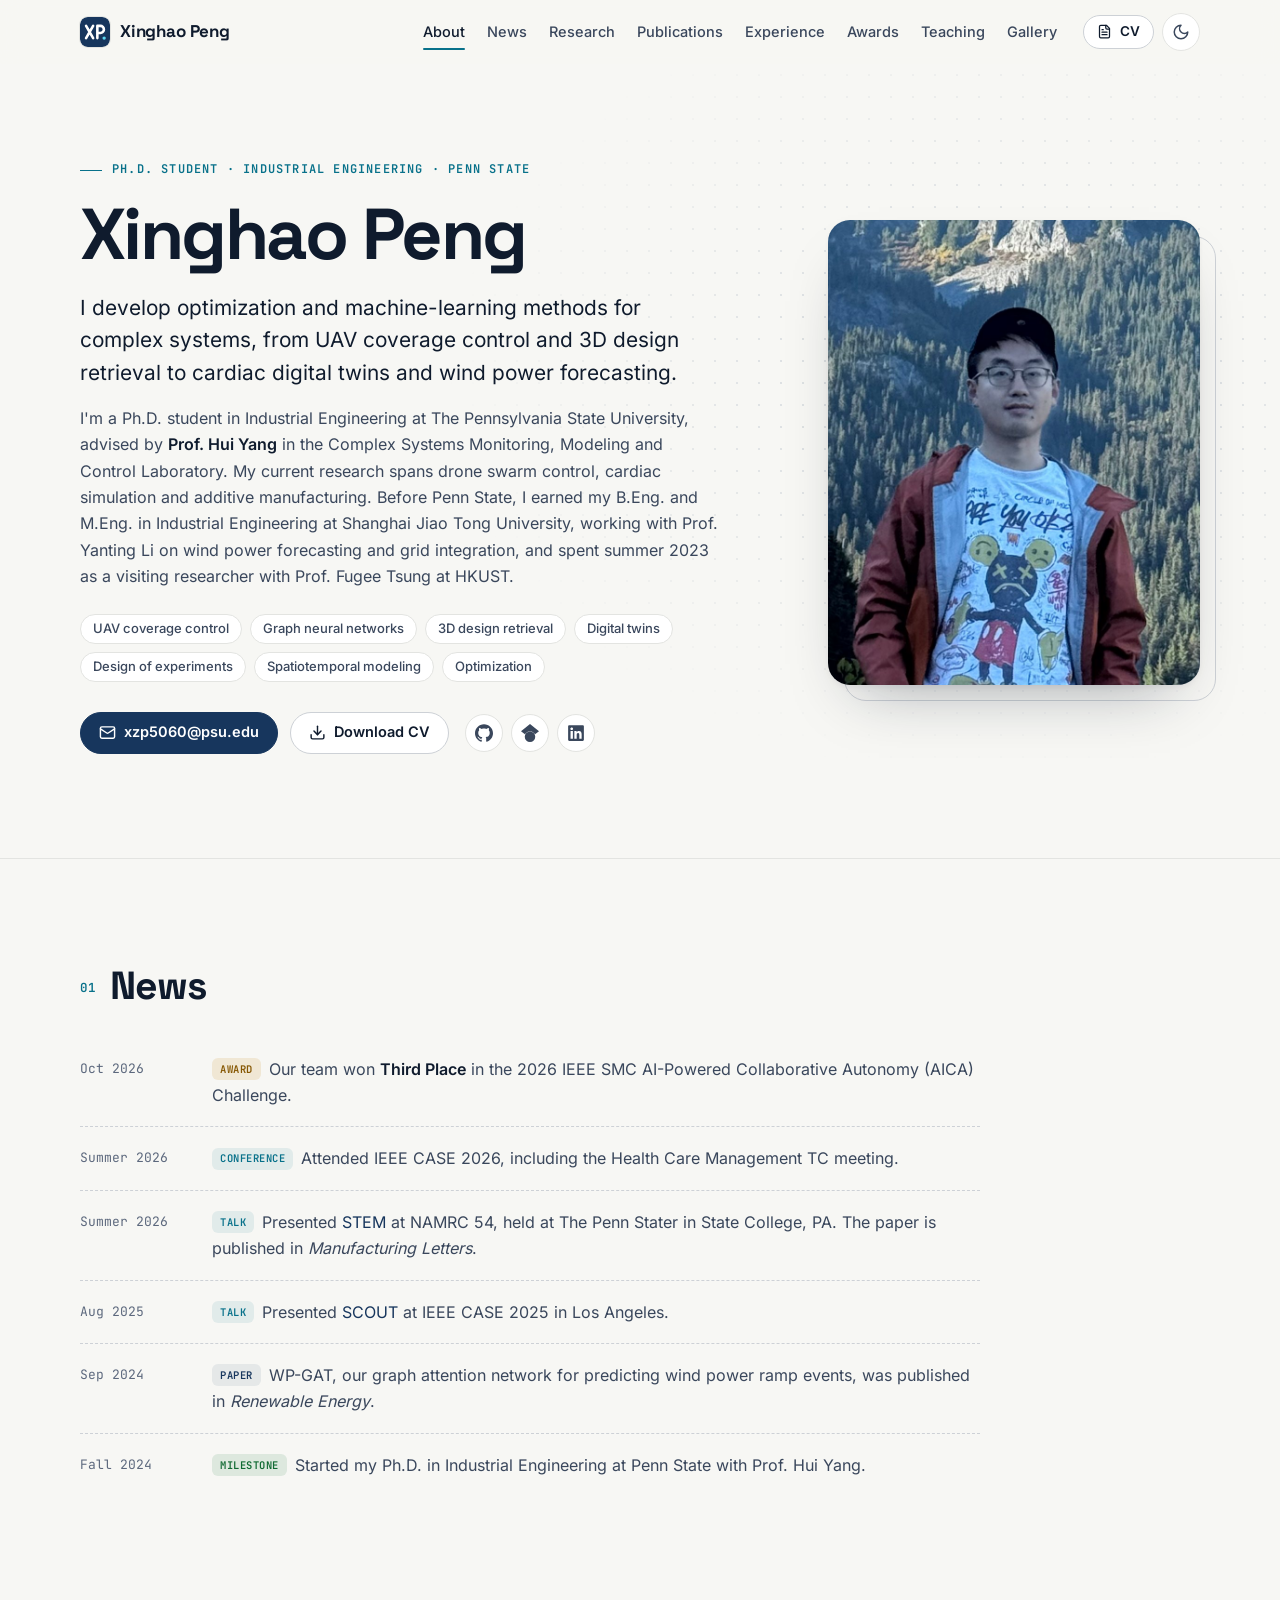
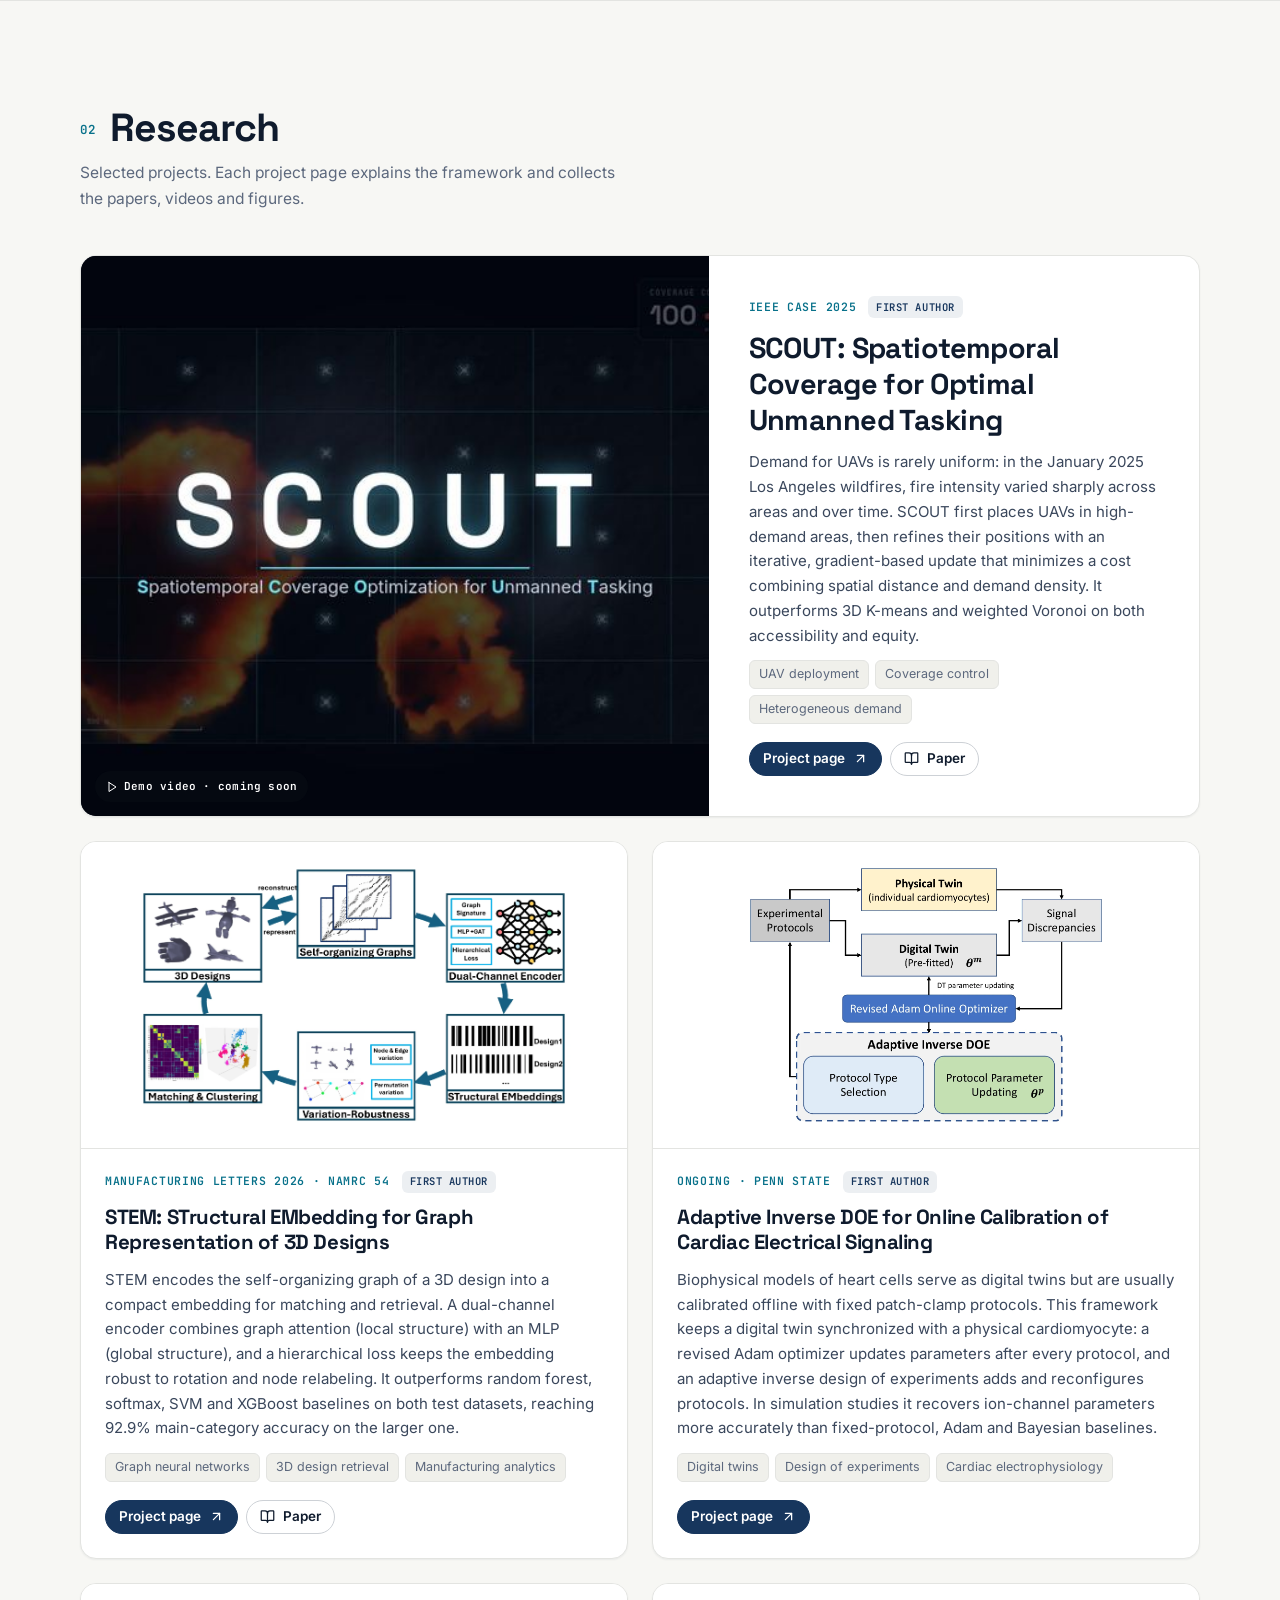
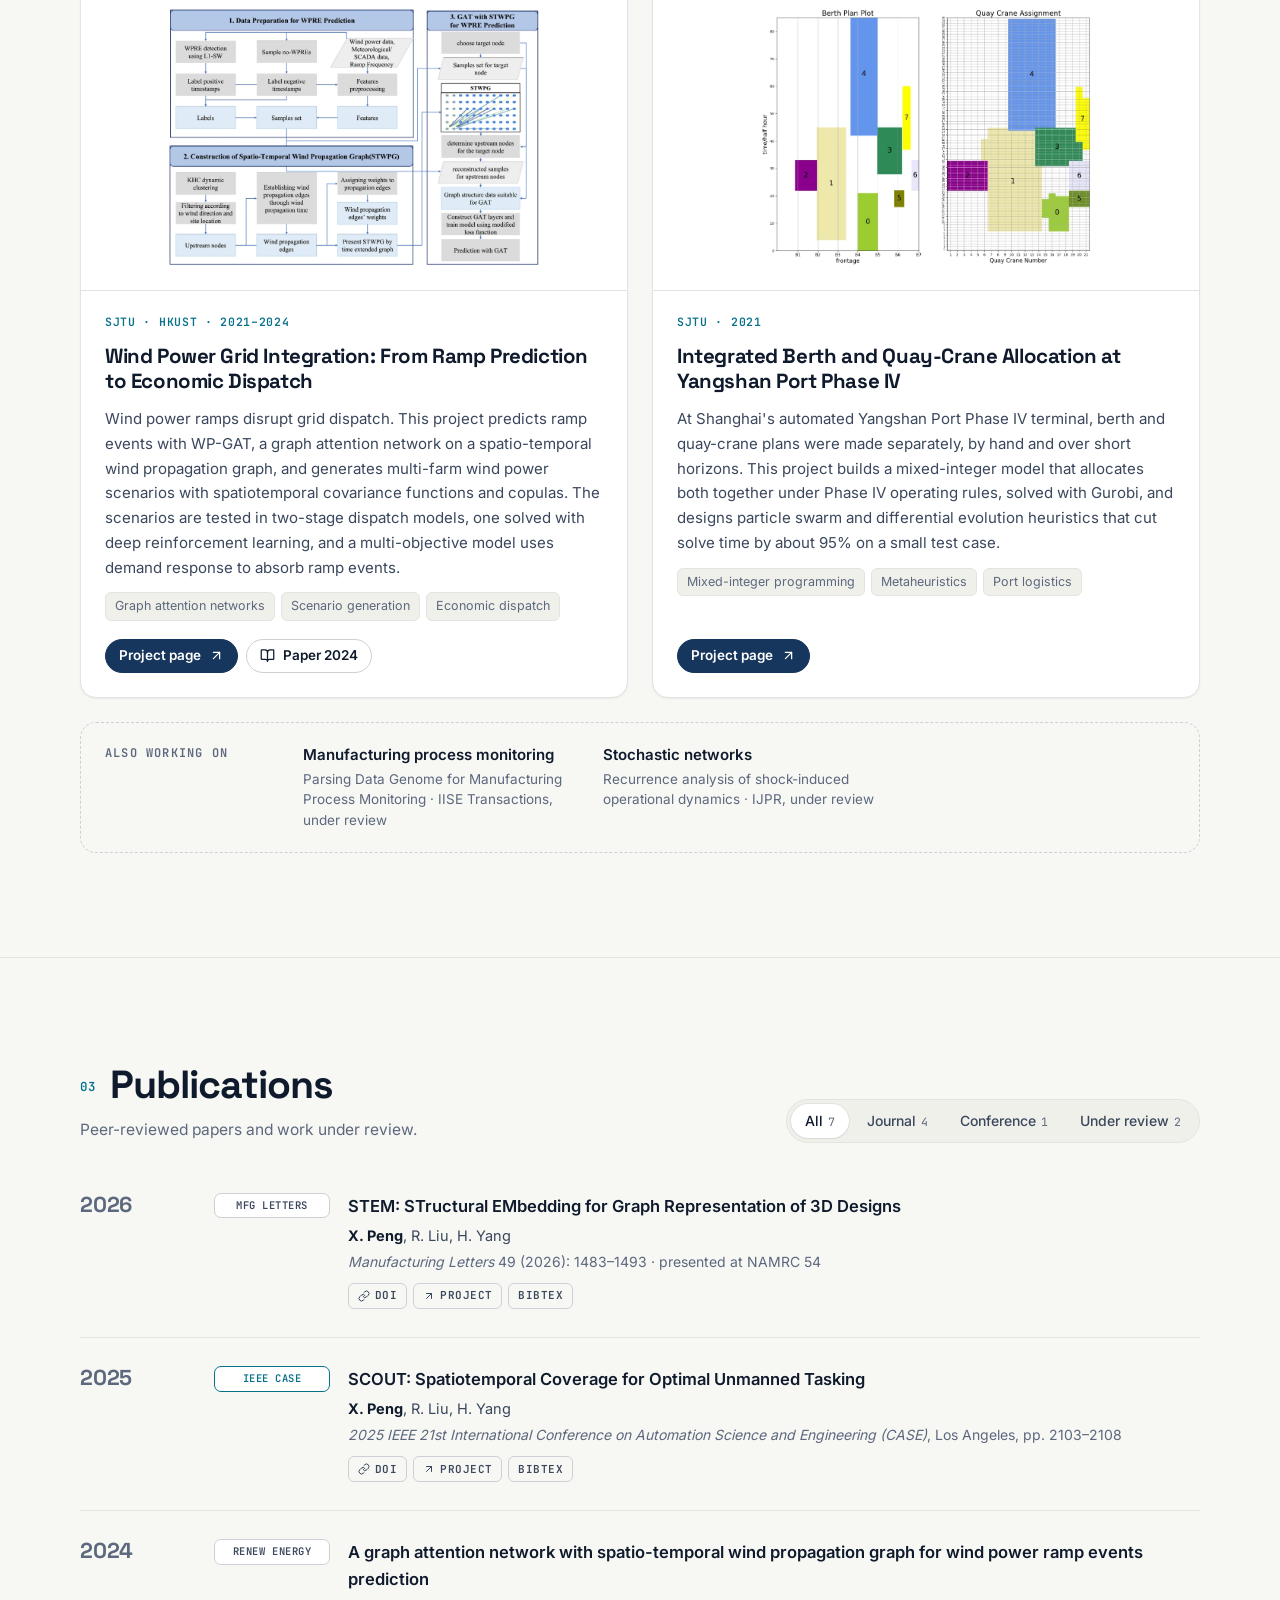
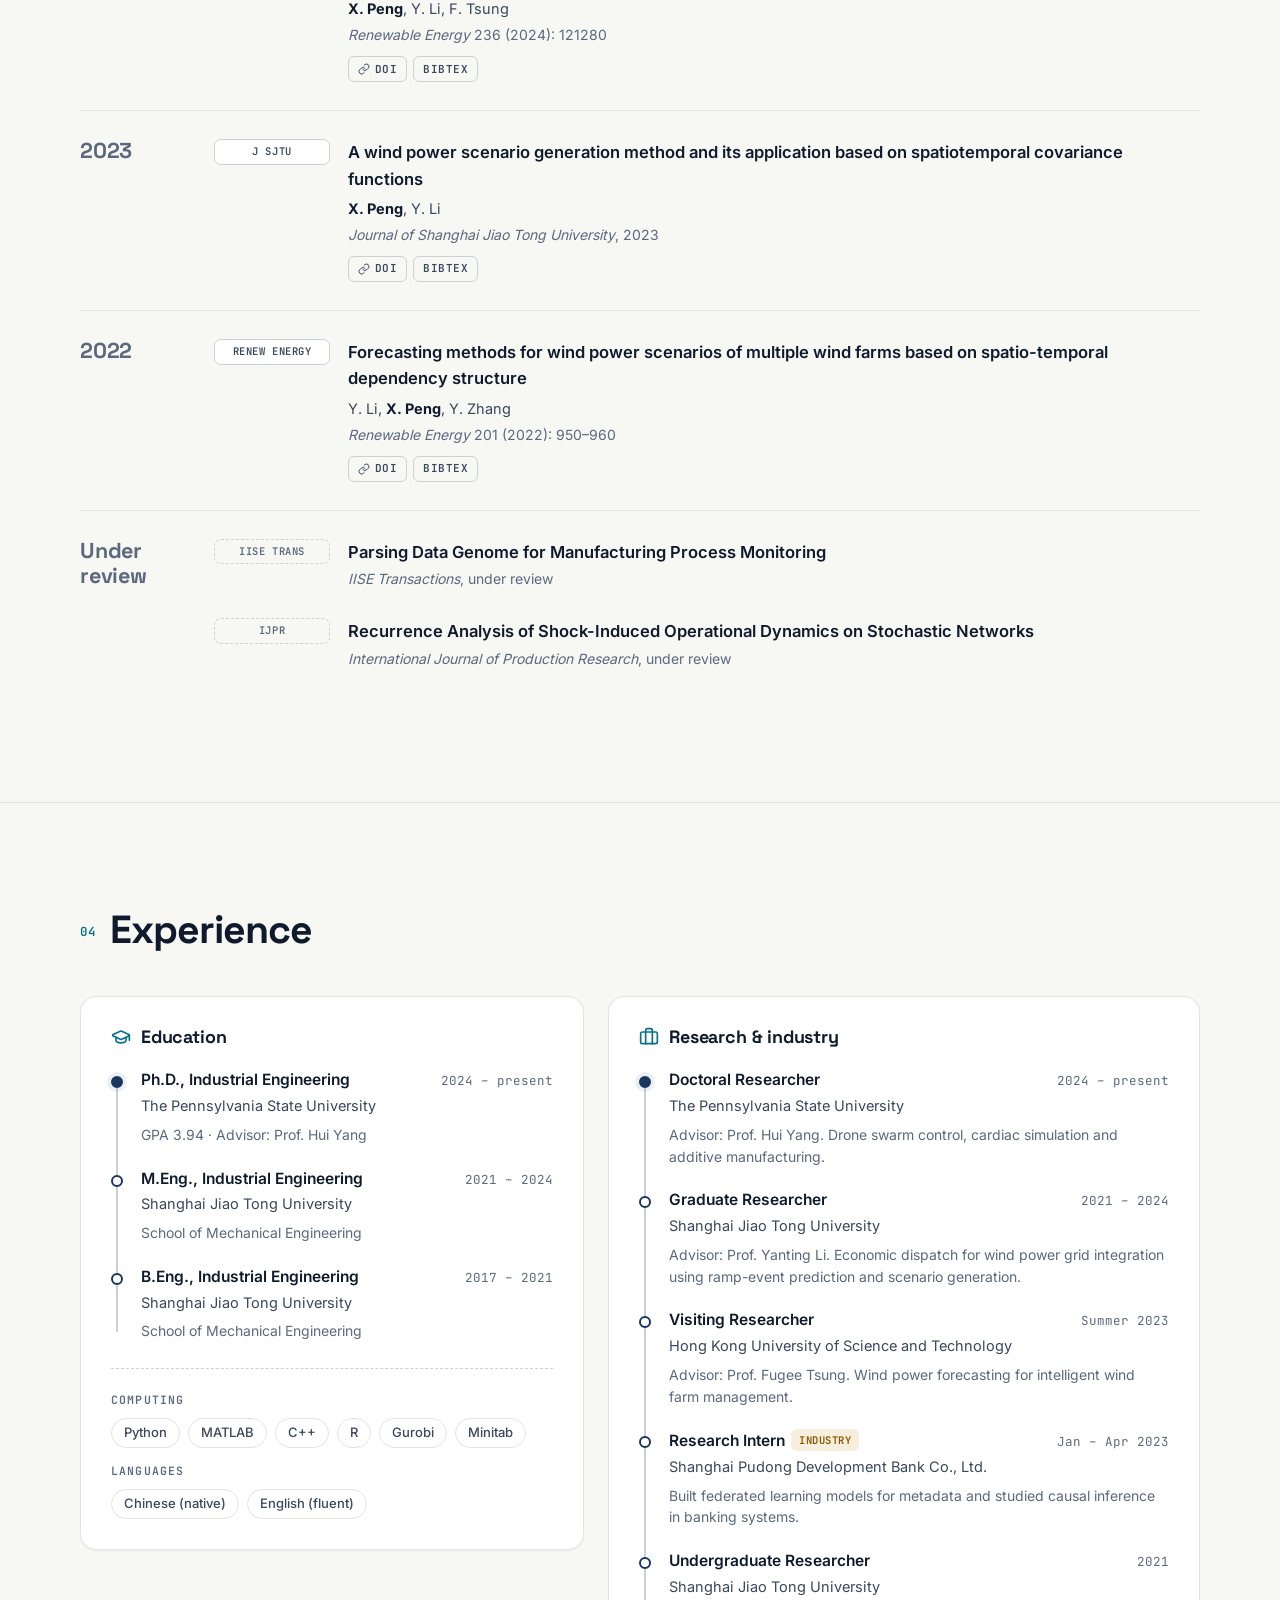
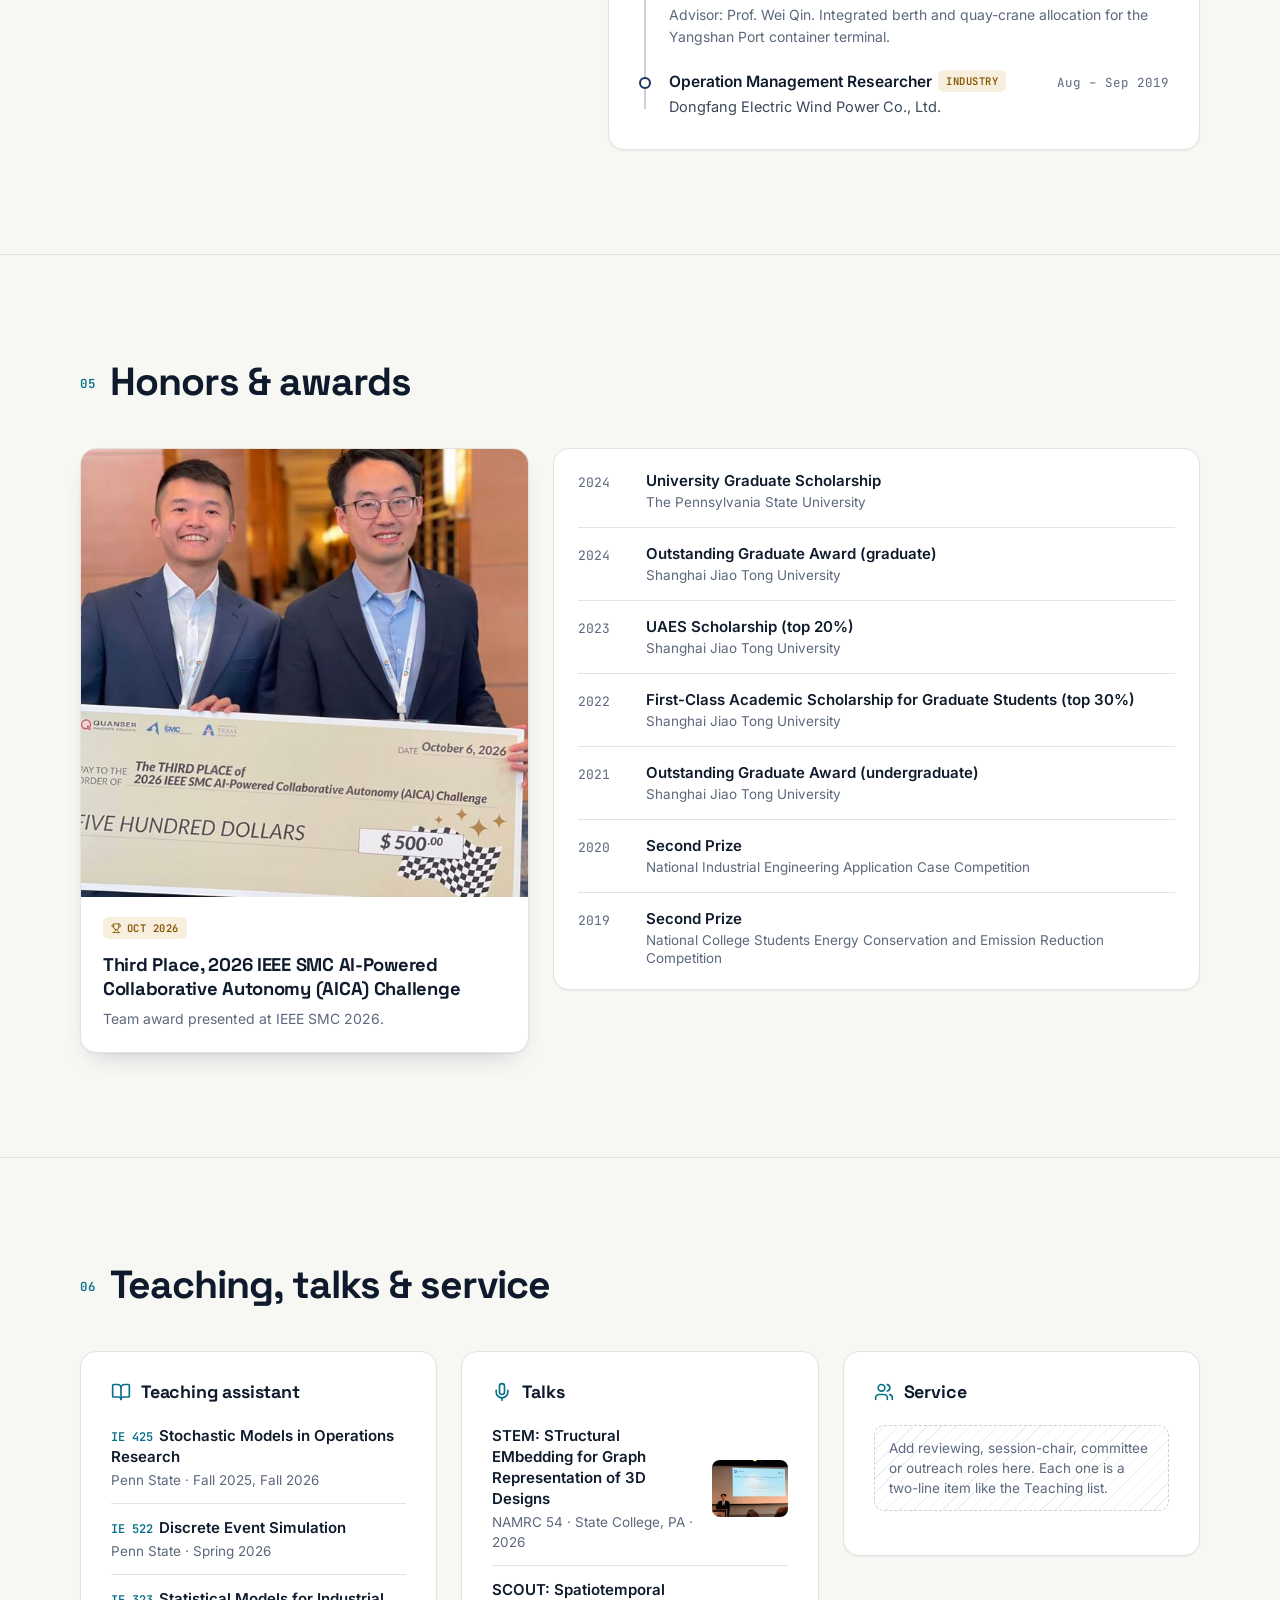
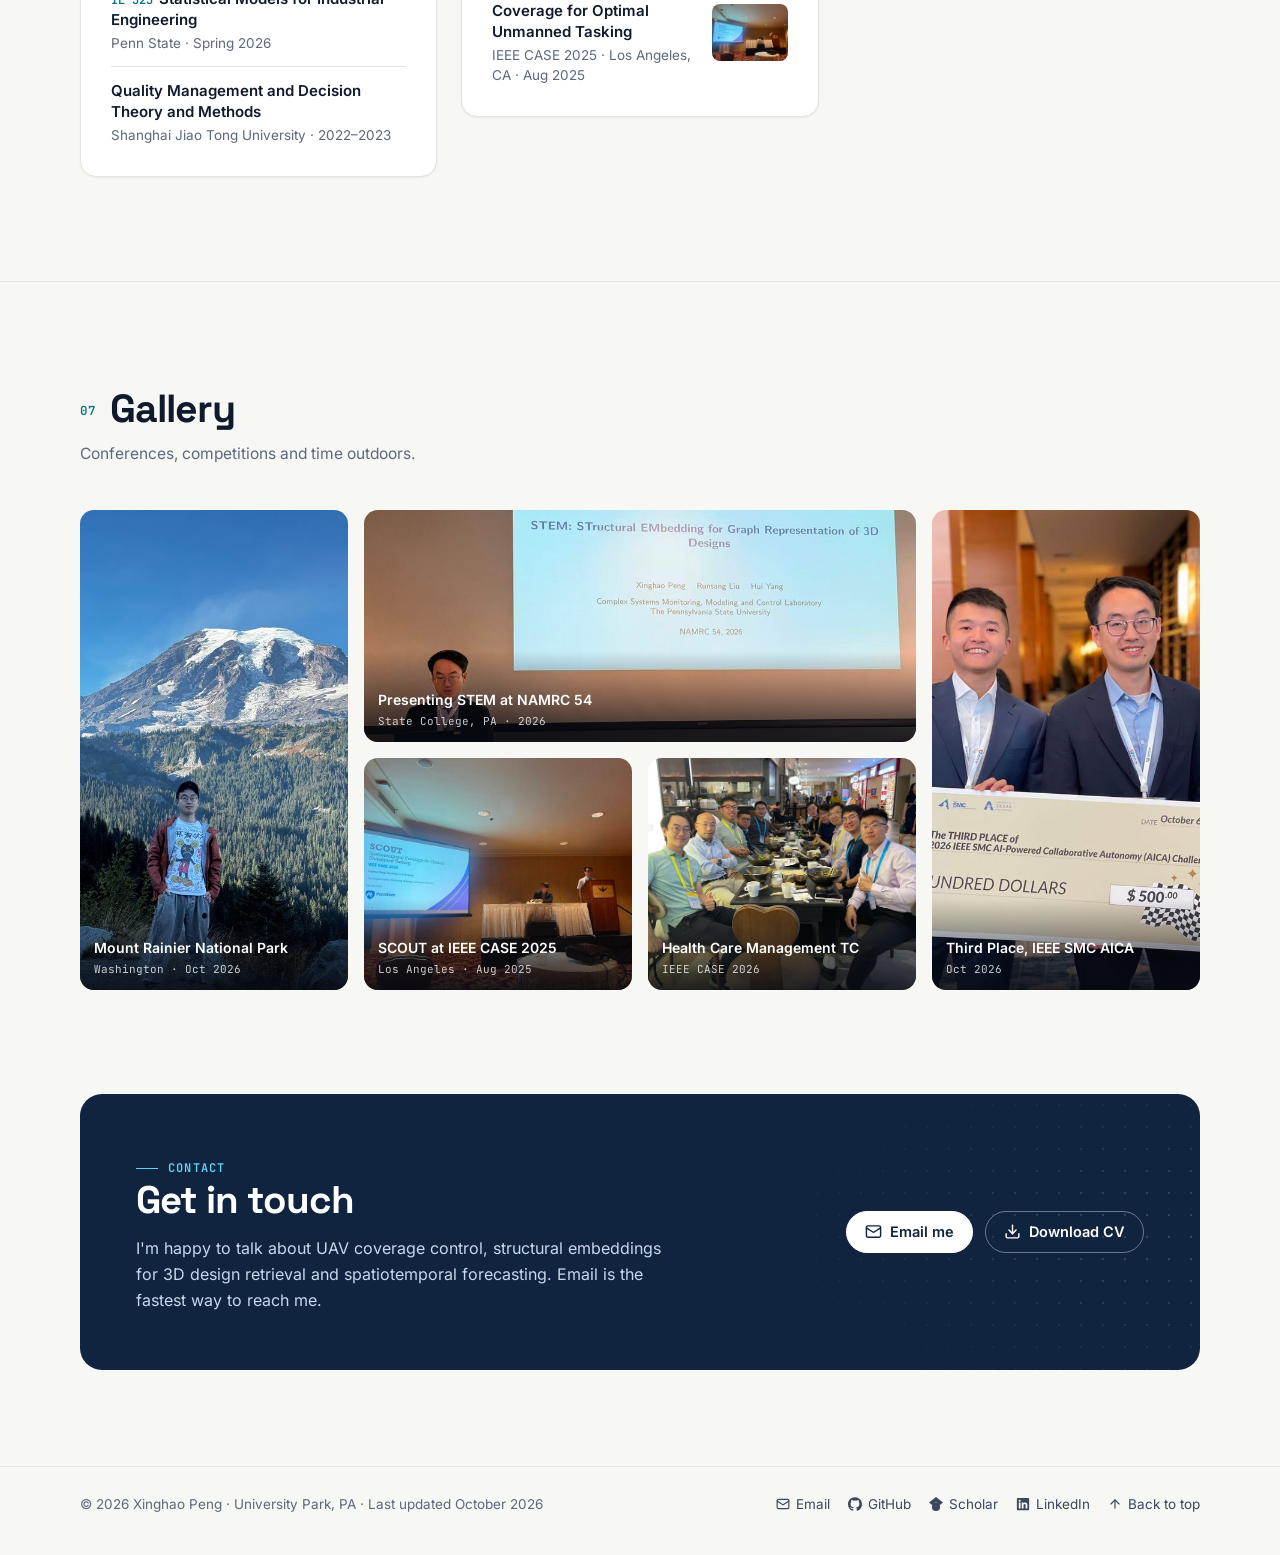
<file: index.html>
<!DOCTYPE html>
<html lang="en" data-theme="light">
<head>
  <meta charset="utf-8">
  <meta name="viewport" content="width=device-width, initial-scale=1">
  <title>Xinghao Peng · Ph.D. Student, Industrial Engineering, Penn State</title>
  <meta name="description" content="Xinghao Peng is a Ph.D. student in Industrial Engineering at Penn State working on UAV coverage control, structural embeddings for 3D design retrieval and spatiotemporal modeling. Research, publications, videos, CV and contact.">
  <meta name="author" content="Xinghao Peng">
  <meta name="color-scheme" content="light dark">
  <meta name="theme-color" content="#f7f7f4">

  <!-- Social preview. TODO: if your GitHub username is not "jeremypxh", replace it here and in the JSON-LD below. -->
  <link rel="canonical" href="https://jeremypxh.github.io/">
  <meta property="og:type" content="website">
  <meta property="og:title" content="Xinghao Peng · Ph.D. Student, Penn State">
  <meta property="og:description" content="UAV coverage control, structural embeddings for 3D design retrieval and spatiotemporal modeling. Research, publications, videos and CV.">
  <meta property="og:url" content="https://jeremypxh.github.io/">
  <meta property="og:image" content="https://jeremypxh.github.io/assets/img/og-image.jpg">
  <meta property="og:image:width" content="1200">
  <meta property="og:image:height" content="630">
  <meta name="twitter:card" content="summary_large_image">

  <link rel="icon" href="assets/img/favicon.svg" type="image/svg+xml">
  <link rel="icon" href="assets/img/favicon-32.png" sizes="32x32" type="image/png">
  <link rel="apple-touch-icon" href="assets/img/apple-touch-icon.png">
  <link rel="stylesheet" href="assets/css/style.css">

  <!-- Pick the theme before the page paints (saved choice, else the system setting) -->
  <script>
    (function () {
      var d = document.documentElement, t = null;
      d.classList.add("js");
      try { t = localStorage.getItem("theme"); } catch (e) {}
      if (t !== "light" && t !== "dark") t = window.matchMedia && window.matchMedia("(prefers-color-scheme: dark)").matches ? "dark" : "light";
      d.setAttribute("data-theme", t);
    })();
  </script>
  <script src="assets/js/main.js" defer></script>

  <script type="application/ld+json">
  {
    "@context": "https://schema.org",
    "@type": "Person",
    "name": "Xinghao Peng",
    "jobTitle": "Ph.D. Student, Industrial Engineering",
    "affiliation": { "@type": "CollegeOrUniversity", "name": "The Pennsylvania State University" },
    "alumniOf": { "@type": "CollegeOrUniversity", "name": "Shanghai Jiao Tong University" },
    "email": "mailto:xzp5060@psu.edu",
    "url": "https://jeremypxh.github.io/",
    "image": "https://jeremypxh.github.io/assets/img/profile.jpg",
    "knowsAbout": ["UAV coverage control", "Graph neural networks", "3D design retrieval", "Digital twins", "Wind power forecasting", "Spatiotemporal modeling"],
    "sameAs": ["https://github.com/jeremypxh", "https://scholar.google.com/citations?user=ITKQhbEAAAAJ", "https://www.linkedin.com/in/xinghao-peng-71aa8a1b5/"]
  }
  </script>
</head>
<body>
<!-- icon sprite:start (generated, do not edit) -->
<svg xmlns="http://www.w3.org/2000/svg" class="sprite" aria-hidden="true" focusable="false">
<!-- Icons: Lucide (ISC), Simple Icons (CC0), Font Awesome Free (CC BY 4.0) -->
<symbol id="i-github" viewBox="0 0 24 24"><g fill="currentColor"><path d="M12 .297c-6.63 0-12 5.373-12 12 0 5.303 3.438 9.8 8.205 11.385.6.113.82-.258.82-.577 0-.285-.01-1.04-.015-2.04-3.338.724-4.042-1.61-4.042-1.61C4.422 18.07 3.633 17.7 3.633 17.7c-1.087-.744.084-.729.084-.729 1.205.084 1.838 1.236 1.838 1.236 1.07 1.835 2.809 1.305 3.495.998.108-.776.417-1.305.76-1.605-2.665-.3-5.466-1.332-5.466-5.93 0-1.31.465-2.38 1.235-3.22-.135-.303-.54-1.523.105-3.176 0 0 1.005-.322 3.3 1.23.96-.267 1.98-.399 3-.405 1.02.006 2.04.138 3 .405 2.28-1.552 3.285-1.23 3.285-1.23.645 1.653.24 2.873.12 3.176.765.84 1.23 1.91 1.23 3.22 0 4.61-2.805 5.625-5.475 5.92.42.36.81 1.096.81 2.22 0 1.606-.015 2.896-.015 3.286 0 .315.21.69.825.57C20.565 22.092 24 17.592 24 12.297c0-6.627-5.373-12-12-12"></path></g></symbol>
<symbol id="i-scholar" viewBox="0 0 24 24"><g fill="currentColor"><path d="M5.242 13.769L0 9.5 12 0l12 9.5-5.242 4.269C17.548 11.249 14.978 9.5 12 9.5c-2.977 0-5.548 1.748-6.758 4.269zM12 10a7 7 0 1 0 0 14 7 7 0 0 0 0-14z"></path></g></symbol>
<symbol id="i-orcid" viewBox="0 0 24 24"><g fill="currentColor"><path d="M12 0C5.372 0 0 5.372 0 12s5.372 12 12 12 12-5.372 12-12S18.628 0 12 0zM7.369 4.378c.525 0 .947.431.947.947s-.422.947-.947.947a.95.95 0 0 1-.947-.947c0-.525.422-.947.947-.947zm-.722 3.038h1.444v10.041H6.647V7.416zm3.562 0h3.9c3.712 0 5.344 2.653 5.344 5.025 0 2.578-2.016 5.025-5.325 5.025h-3.919V7.416zm1.444 1.303v7.444h2.297c3.272 0 4.022-2.484 4.022-3.722 0-2.016-1.284-3.722-4.097-3.722h-2.222z"></path></g></symbol>
<symbol id="i-youtube" viewBox="0 0 24 24"><g fill="currentColor"><path d="M23.498 6.186a3.016 3.016 0 0 0-2.122-2.136C19.505 3.545 12 3.545 12 3.545s-7.505 0-9.377.505A3.017 3.017 0 0 0 .502 6.186C0 8.07 0 12 0 12s0 3.93.502 5.814a3.016 3.016 0 0 0 2.122 2.136c1.871.505 9.376.505 9.376.505s7.505 0 9.377-.505a3.015 3.015 0 0 0 2.122-2.136C24 15.93 24 12 24 12s0-3.93-.502-5.814zM9.545 15.568V8.432L15.818 12l-6.273 3.568z"></path></g></symbol>
<symbol id="i-mail" viewBox="0 0 24 24"><g fill="none" stroke="currentColor" stroke-width="2" stroke-linecap="round" stroke-linejoin="round"><rect width="20" height="16" x="2" y="4" rx="2"></rect><path d="m22 7-8.97 5.7a1.94 1.94 0 0 1-2.06 0L2 7"></path></g></symbol>
<symbol id="i-file" viewBox="0 0 24 24"><g fill="none" stroke="currentColor" stroke-width="2" stroke-linecap="round" stroke-linejoin="round"><path d="M15 2H6a2 2 0 0 0-2 2v16a2 2 0 0 0 2 2h12a2 2 0 0 0 2-2V7Z"></path><path d="M14 2v4a2 2 0 0 0 2 2h4"></path><path d="M10 9H8"></path><path d="M16 13H8"></path><path d="M16 17H8"></path></g></symbol>
<symbol id="i-sun" viewBox="0 0 24 24"><g fill="none" stroke="currentColor" stroke-width="2" stroke-linecap="round" stroke-linejoin="round"><circle cx="12" cy="12" r="4"></circle><path d="M12 2v2"></path><path d="M12 20v2"></path><path d="m4.93 4.93 1.41 1.41"></path><path d="m17.66 17.66 1.41 1.41"></path><path d="M2 12h2"></path><path d="M20 12h2"></path><path d="m6.34 17.66-1.41 1.41"></path><path d="m19.07 4.93-1.41 1.41"></path></g></symbol>
<symbol id="i-moon" viewBox="0 0 24 24"><g fill="none" stroke="currentColor" stroke-width="2" stroke-linecap="round" stroke-linejoin="round"><path d="M12 3a6 6 0 0 0 9 9 9 9 0 1 1-9-9Z"></path></g></symbol>
<symbol id="i-menu" viewBox="0 0 24 24"><g fill="none" stroke="currentColor" stroke-width="2" stroke-linecap="round" stroke-linejoin="round"><line x1="4" x2="20" y1="12" y2="12"></line><line x1="4" x2="20" y1="6" y2="6"></line><line x1="4" x2="20" y1="18" y2="18"></line></g></symbol>
<symbol id="i-x" viewBox="0 0 24 24"><g fill="none" stroke="currentColor" stroke-width="2" stroke-linecap="round" stroke-linejoin="round"><path d="M18 6 6 18"></path><path d="m6 6 12 12"></path></g></symbol>
<symbol id="i-arrow-up-right" viewBox="0 0 24 24"><g fill="none" stroke="currentColor" stroke-width="2" stroke-linecap="round" stroke-linejoin="round"><path d="M7 7h10v10"></path><path d="M7 17 17 7"></path></g></symbol>
<symbol id="i-play" viewBox="0 0 24 24"><g fill="none" stroke="currentColor" stroke-width="2" stroke-linecap="round" stroke-linejoin="round"><polygon points="6 3 20 12 6 21 6 3"></polygon></g></symbol>
<symbol id="i-copy" viewBox="0 0 24 24"><g fill="none" stroke="currentColor" stroke-width="2" stroke-linecap="round" stroke-linejoin="round"><rect width="14" height="14" x="8" y="8" rx="2" ry="2"></rect><path d="M4 16c-1.1 0-2-.9-2-2V4c0-1.1.9-2 2-2h10c1.1 0 2 .9 2 2"></path></g></symbol>
<symbol id="i-check" viewBox="0 0 24 24"><g fill="none" stroke="currentColor" stroke-width="2" stroke-linecap="round" stroke-linejoin="round"><path d="M20 6 9 17l-5-5"></path></g></symbol>
<symbol id="i-pin" viewBox="0 0 24 24"><g fill="none" stroke="currentColor" stroke-width="2" stroke-linecap="round" stroke-linejoin="round"><path d="M20 10c0 4.993-5.539 10.193-7.399 11.799a1 1 0 0 1-1.202 0C9.539 20.193 4 14.993 4 10a8 8 0 0 1 16 0"></path><circle cx="12" cy="10" r="3"></circle></g></symbol>
<symbol id="i-award" viewBox="0 0 24 24"><g fill="none" stroke="currentColor" stroke-width="2" stroke-linecap="round" stroke-linejoin="round"><path d="m15.477 12.89 1.515 8.526a.5.5 0 0 1-.81.47l-3.58-2.687a1 1 0 0 0-1.197 0l-3.586 2.686a.5.5 0 0 1-.81-.469l1.514-8.526"></path><circle cx="12" cy="8" r="6"></circle></g></symbol>
<symbol id="i-arrow-left" viewBox="0 0 24 24"><g fill="none" stroke="currentColor" stroke-width="2" stroke-linecap="round" stroke-linejoin="round"><path d="m12 19-7-7 7-7"></path><path d="M19 12H5"></path></g></symbol>
<symbol id="i-chev-left" viewBox="0 0 24 24"><g fill="none" stroke="currentColor" stroke-width="2" stroke-linecap="round" stroke-linejoin="round"><path d="m15 18-6-6 6-6"></path></g></symbol>
<symbol id="i-chev-right" viewBox="0 0 24 24"><g fill="none" stroke="currentColor" stroke-width="2" stroke-linecap="round" stroke-linejoin="round"><path d="m9 18 6-6-6-6"></path></g></symbol>
<symbol id="i-download" viewBox="0 0 24 24"><g fill="none" stroke="currentColor" stroke-width="2" stroke-linecap="round" stroke-linejoin="round"><path d="M21 15v4a2 2 0 0 1-2 2H5a2 2 0 0 1-2-2v-4"></path><polyline points="7 10 12 15 17 10"></polyline><line x1="12" x2="12" y1="15" y2="3"></line></g></symbol>
<symbol id="i-grad" viewBox="0 0 24 24"><g fill="none" stroke="currentColor" stroke-width="2" stroke-linecap="round" stroke-linejoin="round"><path d="M21.42 10.922a1 1 0 0 0-.019-1.838L12.83 5.18a2 2 0 0 0-1.66 0L2.6 9.08a1 1 0 0 0 0 1.832l8.57 3.908a2 2 0 0 0 1.66 0z"></path><path d="M22 10v6"></path><path d="M6 12.5V16a6 3 0 0 0 12 0v-3.5"></path></g></symbol>
<symbol id="i-briefcase" viewBox="0 0 24 24"><g fill="none" stroke="currentColor" stroke-width="2" stroke-linecap="round" stroke-linejoin="round"><path d="M16 20V4a2 2 0 0 0-2-2h-4a2 2 0 0 0-2 2v16"></path><rect width="20" height="14" x="2" y="6" rx="2"></rect></g></symbol>
<symbol id="i-mic" viewBox="0 0 24 24"><g fill="none" stroke="currentColor" stroke-width="2" stroke-linecap="round" stroke-linejoin="round"><path d="M12 2a3 3 0 0 0-3 3v7a3 3 0 0 0 6 0V5a3 3 0 0 0-3-3Z"></path><path d="M19 10v2a7 7 0 0 1-14 0v-2"></path><line x1="12" x2="12" y1="19" y2="22"></line></g></symbol>
<symbol id="i-book" viewBox="0 0 24 24"><g fill="none" stroke="currentColor" stroke-width="2" stroke-linecap="round" stroke-linejoin="round"><path d="M12 7v14"></path><path d="M3 18a1 1 0 0 1-1-1V4a1 1 0 0 1 1-1h5a4 4 0 0 1 4 4 4 4 0 0 1 4-4h5a1 1 0 0 1 1 1v13a1 1 0 0 1-1 1h-6a3 3 0 0 0-3 3 3 3 0 0 0-3-3z"></path></g></symbol>
<symbol id="i-code" viewBox="0 0 24 24"><g fill="none" stroke="currentColor" stroke-width="2" stroke-linecap="round" stroke-linejoin="round"><polyline points="16 18 22 12 16 6"></polyline><polyline points="8 6 2 12 8 18"></polyline></g></symbol>
<symbol id="i-slides" viewBox="0 0 24 24"><g fill="none" stroke="currentColor" stroke-width="2" stroke-linecap="round" stroke-linejoin="round"><path d="M2 3h20"></path><path d="M21 3v11a2 2 0 0 1-2 2H5a2 2 0 0 1-2-2V3"></path><path d="m7 21 5-5 5 5"></path></g></symbol>
<symbol id="i-image" viewBox="0 0 24 24"><g fill="none" stroke="currentColor" stroke-width="2" stroke-linecap="round" stroke-linejoin="round"><rect width="18" height="18" x="3" y="3" rx="2" ry="2"></rect><circle cx="9" cy="9" r="2"></circle><path d="m21 15-3.086-3.086a2 2 0 0 0-2.828 0L6 21"></path></g></symbol>
<symbol id="i-video" viewBox="0 0 24 24"><g fill="none" stroke="currentColor" stroke-width="2" stroke-linecap="round" stroke-linejoin="round"><path d="m16 13 5.223 3.482a.5.5 0 0 0 .777-.416V7.87a.5.5 0 0 0-.752-.432L16 10.5"></path><rect x="2" y="6" width="14" height="12" rx="2"></rect></g></symbol>
<symbol id="i-arrow-up" viewBox="0 0 24 24"><g fill="none" stroke="currentColor" stroke-width="2" stroke-linecap="round" stroke-linejoin="round"><path d="m5 12 7-7 7 7"></path><path d="M12 19V5"></path></g></symbol>
<symbol id="i-trophy" viewBox="0 0 24 24"><g fill="none" stroke="currentColor" stroke-width="2" stroke-linecap="round" stroke-linejoin="round"><path d="M6 9H4.5a2.5 2.5 0 0 1 0-5H6"></path><path d="M18 9h1.5a2.5 2.5 0 0 0 0-5H18"></path><path d="M4 22h16"></path><path d="M10 14.66V17c0 .55-.47.98-.97 1.21C7.85 18.75 7 20.24 7 22"></path><path d="M14 14.66V17c0 .55.47.98.97 1.21C16.15 18.75 17 20.24 17 22"></path><path d="M18 2H6v7a6 6 0 0 0 12 0V2Z"></path></g></symbol>
<symbol id="i-users" viewBox="0 0 24 24"><g fill="none" stroke="currentColor" stroke-width="2" stroke-linecap="round" stroke-linejoin="round"><path d="M16 21v-2a4 4 0 0 0-4-4H6a4 4 0 0 0-4 4v2"></path><circle cx="9" cy="7" r="4"></circle><path d="M22 21v-2a4 4 0 0 0-3-3.87"></path><path d="M16 3.13a4 4 0 0 1 0 7.75"></path></g></symbol>
<symbol id="i-link" viewBox="0 0 24 24"><g fill="none" stroke="currentColor" stroke-width="2" stroke-linecap="round" stroke-linejoin="round"><path d="M10 13a5 5 0 0 0 7.54.54l3-3a5 5 0 0 0-7.07-7.07l-1.72 1.71"></path><path d="M14 11a5 5 0 0 0-7.54-.54l-3 3a5 5 0 0 0 7.07 7.07l1.71-1.71"></path></g></symbol>
<symbol id="i-linkedin" viewBox="0 0 448 512"><g fill="currentColor"><path d="M416 32H31.9C14.3 32 0 46.5 0 64.3v383.4C0 465.5 14.3 480 31.9 480H416c17.6 0 32-14.5 32-32.3V64.3c0-17.8-14.4-32.3-32-32.3zM135.4 416H69V202.2h66.5V416zm-33.2-243c-21.3 0-38.5-17.3-38.5-38.5S80.9 96 102.2 96c21.2 0 38.5 17.3 38.5 38.5 0 21.3-17.2 38.5-38.5 38.5zm282.1 243h-66.4V312c0-24.8-.5-56.7-34.5-56.7-34.6 0-39.9 27-39.9 54.9V416h-66.4V202.2h63.7v29.2h.9c8.9-16.8 30.6-34.5 62.9-34.5 67.2 0 79.7 44.3 79.7 101.9V416z"></path></g></symbol>
</svg>
<!-- icon sprite:end -->

<a class="skip-link" href="#main">Skip to content</a>

<header class="site-header">
  <div class="container header-inner">
    <a class="brand" href="#about">
      <img src="assets/img/favicon.svg" alt="" width="30" height="30">
      <span>Xinghao Peng</span>
    </a>
    <nav class="nav" id="site-nav" aria-label="Primary">
      <a href="#about">About</a>
      <a href="#news">News</a>
      <a href="#research">Research</a>
      <a href="#publications">Publications</a>
      <a href="#experience">Experience</a>
      <a href="#awards">Awards</a>
      <a href="#teaching">Teaching</a>
      <a href="#gallery">Gallery</a>
    </nav>
    <div class="header-actions">
      <a class="btn btn-sm header-cv" href="assets/cv/Xinghao_Peng_CV.pdf" target="_blank" rel="noopener"><svg class="icon" aria-hidden="true"><use href="#i-file"/></svg>CV</a>
      <button class="icon-btn theme-toggle" type="button" data-theme-toggle aria-pressed="false" aria-label="Switch to dark theme">
        <svg class="icon i-moon" aria-hidden="true"><use href="#i-moon"/></svg>
        <svg class="icon i-sun" aria-hidden="true"><use href="#i-sun"/></svg>
      </button>
      <button class="icon-btn menu-toggle" type="button" data-menu-toggle aria-controls="site-nav" aria-expanded="false" aria-label="Menu">
        <svg class="icon i-open" aria-hidden="true"><use href="#i-menu"/></svg>
        <svg class="icon i-close" aria-hidden="true"><use href="#i-x"/></svg>
      </button>
    </div>
  </div>
</header>

<main id="main">

  <!-- ============================== ABOUT ============================== -->
  <section id="about" class="hero" aria-labelledby="hero-title">
    <div class="container hero-grid">
      <div class="hero-text">
        <p class="eyebrow">Ph.D. Student · Industrial Engineering · Penn State</p>
        <h1 id="hero-title">Xinghao Peng</h1>
        <p class="lead">I develop optimization and machine-learning methods for complex systems, from UAV coverage control and 3D design retrieval to cardiac digital twins and wind power forecasting.</p>
        <p class="hero-bio">I'm a Ph.D. student in Industrial Engineering at The Pennsylvania State University, advised by <strong>Prof. Hui Yang</strong> in the Complex Systems Monitoring, Modeling and Control Laboratory. My current research spans drone swarm control, cardiac simulation and additive manufacturing. Before Penn State, I earned my B.Eng. and M.Eng. in Industrial Engineering at Shanghai Jiao Tong University, working with Prof. Yanting Li on wind power forecasting and grid integration, and spent summer 2023 as a visiting researcher with Prof. Fugee Tsung at HKUST.</p>
        <ul class="chips">
          <li class="chip">UAV coverage control</li>
          <li class="chip">Graph neural networks</li>
          <li class="chip">3D design retrieval</li>
          <li class="chip">Digital twins</li>
          <li class="chip">Design of experiments</li>
          <li class="chip">Spatiotemporal modeling</li>
          <li class="chip">Optimization</li>
        </ul>
        <div class="cta-row">
          <a class="btn btn-primary" href="mailto:xzp5060@psu.edu"><svg class="icon" aria-hidden="true"><use href="#i-mail"/></svg>xzp5060@psu.edu</a>
          <a class="btn" href="assets/cv/Xinghao_Peng_CV.pdf" target="_blank" rel="noopener"><svg class="icon" aria-hidden="true"><use href="#i-download"/></svg>Download CV</a>
          <div class="socials">
            <a class="icon-btn" href="https://github.com/jeremypxh" target="_blank" rel="noopener" aria-label="GitHub" title="GitHub"><svg class="icon" aria-hidden="true"><use href="#i-github"/></svg></a>
            <a class="icon-btn" href="https://scholar.google.com/citations?user=ITKQhbEAAAAJ&amp;hl=en" target="_blank" rel="noopener" aria-label="Google Scholar" title="Google Scholar"><svg class="icon" aria-hidden="true"><use href="#i-scholar"/></svg></a>
            <a class="icon-btn" href="https://www.linkedin.com/in/xinghao-peng-71aa8a1b5/" target="_blank" rel="noopener" aria-label="LinkedIn" title="LinkedIn"><svg class="icon" aria-hidden="true"><use href="#i-linkedin"/></svg></a>
          </div>
        </div>
      </div>

      <div class="hero-side">
        <figure class="portrait">
          <img src="assets/img/profile.jpg" width="800" height="1000" alt="Portrait of Xinghao Peng" fetchpriority="high">
        </figure>
      </div>
    </div>
  </section>

  <!-- ============================== NEWS ============================== -->
  <!-- To add news: copy one <li> to the top of the list. -->
  <section id="news" class="section" aria-labelledby="news-title">
    <div class="container">
      <div class="section-head reveal">
        <h2 class="section-title" id="news-title"><span class="idx">01</span>News</h2>
      </div>
      <ol class="news reveal">
        <li>
          <time datetime="2026-10">Oct 2026</time>
          <p><span class="tag tag-award">Award</span>Our team won <strong>Third Place</strong> in the 2026 IEEE SMC AI-Powered Collaborative Autonomy (AICA) Challenge.</p>
        </li>
        <li>
          <time datetime="2026">Summer 2026</time>
          <p><span class="tag">Conference</span>Attended IEEE CASE 2026, including the Health Care Management TC meeting.</p>
        </li>
        <li>
          <time datetime="2026">Summer 2026</time>
          <p><span class="tag">Talk</span>Presented <a href="projects/stem.html">STEM</a> at NAMRC 54, held at The Penn Stater in State College, PA. The paper is published in <em>Manufacturing Letters</em>.</p>
        </li>
        <li>
          <time datetime="2025-08-19">Aug 2025</time>
          <p><span class="tag">Talk</span>Presented <a href="projects/scout.html">SCOUT</a> at IEEE CASE 2025 in Los Angeles.</p>
        </li>
        <li>
          <time datetime="2024-09">Sep 2024</time>
          <p><span class="tag tag-paper">Paper</span>WP-GAT, our graph attention network for predicting wind power ramp events, was published in <em>Renewable Energy</em>.</p>
        </li>
        <li>
          <time datetime="2024">Fall 2024</time>
          <p><span class="tag tag-milestone">Milestone</span>Started my Ph.D. in Industrial Engineering at Penn State with Prof. Hui Yang.</p>
        </li>
      </ol>
    </div>
  </section>

  <!-- ============================== RESEARCH ============================== -->
  <section id="research" class="section" aria-labelledby="research-title">
    <div class="container">
      <div class="section-head reveal">
        <div>
          <h2 class="section-title" id="research-title"><span class="idx">02</span>Research</h2>
          <p class="section-sub">Selected projects. Each project page explains the framework and collects the papers, videos and figures.</p>
        </div>
      </div>

      <div class="projects">
        <!-- SCOUT: when the video is ready, keep this poster and point the badge to the project page -->
        <article class="project project--feature reveal">
          <a class="project-media" href="projects/scout.html" aria-label="SCOUT project page">
            <img src="assets/img/projects/scout-poster.jpg" srcset="assets/img/projects/scout-poster-sm.jpg 800w, assets/img/projects/scout-poster.jpg 1600w" sizes="(max-width: 960px) 100vw, 640px" width="1600" height="900" alt="SCOUT title frame over a simulated wildfire and a grid of drones" loading="lazy" decoding="async">
            <span class="media-badge"><svg class="icon" aria-hidden="true"><use href="#i-play"/></svg>Demo video · coming soon</span>
          </a>
          <div class="project-body">
            <div class="project-meta"><span class="venue">IEEE CASE 2025</span><span class="tag tag-paper">First author</span></div>
            <h3><a href="projects/scout.html">SCOUT: Spatiotemporal Coverage for Optimal Unmanned Tasking</a></h3>
            <p>Demand for UAVs is rarely uniform: in the January 2025 Los Angeles wildfires, fire intensity varied sharply across areas and over time. SCOUT first places UAVs in high-demand areas, then refines their positions with an iterative, gradient-based update that minimizes a cost combining spatial distance and demand density. It outperforms 3D K-means and weighted Voronoi on both accessibility and equity.</p>
            <ul class="tags"><li>UAV deployment</li><li>Coverage control</li><li>Heterogeneous demand</li></ul>
            <div class="project-links">
              <a class="btn btn-sm btn-primary" href="projects/scout.html">Project page<svg class="icon" aria-hidden="true"><use href="#i-arrow-up-right"/></svg></a>
              <a class="btn btn-sm" href="https://doi.org/10.1109/CASE58245.2025.11163795" target="_blank" rel="noopener"><svg class="icon" aria-hidden="true"><use href="#i-book"/></svg>Paper</a>
            </div>
          </div>
        </article>

        <article class="project reveal">
          <a class="project-media project-media--figure" href="projects/stem.html" aria-label="STEM project page">
            <img src="assets/img/projects/stem/fig2-flowchart.webp" width="1891" height="1154" alt="Flowchart of the STEM methodology, from the paper" loading="lazy" decoding="async">
          </a>
          <div class="project-body">
            <div class="project-meta"><span class="venue">Manufacturing Letters 2026 · NAMRC 54</span><span class="tag tag-paper">First author</span></div>
            <h3><a href="projects/stem.html">STEM: STructural EMbedding for Graph Representation of 3D Designs</a></h3>
            <p>STEM encodes the self-organizing graph of a 3D design into a compact embedding for matching and retrieval. A dual-channel encoder combines graph attention (local structure) with an MLP (global structure), and a hierarchical loss keeps the embedding robust to rotation and node relabeling. It outperforms random forest, softmax, SVM and XGBoost baselines on both test datasets, reaching 92.9% main-category accuracy on the larger one.</p>
            <ul class="tags"><li>Graph neural networks</li><li>3D design retrieval</li><li>Manufacturing analytics</li></ul>
            <div class="project-links">
              <a class="btn btn-sm btn-primary" href="projects/stem.html">Project page<svg class="icon" aria-hidden="true"><use href="#i-arrow-up-right"/></svg></a>
              <a class="btn btn-sm" href="https://doi.org/10.1016/j.mfglet.2026.08.054" target="_blank" rel="noopener"><svg class="icon" aria-hidden="true"><use href="#i-book"/></svg>Paper</a>
            </div>
          </div>
        </article>

        <article class="project reveal">
          <a class="project-media project-media--figure" href="projects/heart.html" aria-label="Cardiac digital twin project page">
            <img src="assets/img/projects/heart/fig4-flowchart.webp" width="1433" height="1050" alt="Overall flowchart of the online calibration method, from the manuscript" loading="lazy" decoding="async">
          </a>
          <div class="project-body">
            <div class="project-meta"><span class="venue">Ongoing · Penn State</span><span class="tag tag-paper">First author</span></div>
            <h3><a href="projects/heart.html">Adaptive Inverse DOE for Online Calibration of Cardiac Electrical Signaling</a></h3>
            <p>Biophysical models of heart cells serve as digital twins but are usually calibrated offline with fixed patch-clamp protocols. This framework keeps a digital twin synchronized with a physical cardiomyocyte: a revised Adam optimizer updates parameters after every protocol, and an adaptive inverse design of experiments adds and reconfigures protocols. In simulation studies it recovers ion-channel parameters more accurately than fixed-protocol, Adam and Bayesian baselines.</p>
            <ul class="tags"><li>Digital twins</li><li>Design of experiments</li><li>Cardiac electrophysiology</li></ul>
            <div class="project-links">
              <a class="btn btn-sm btn-primary" href="projects/heart.html">Project page<svg class="icon" aria-hidden="true"><use href="#i-arrow-up-right"/></svg></a>
            </div>
          </div>
        </article>

        <article class="project reveal">
          <a class="project-media project-media--figure" href="projects/wind.html" aria-label="Wind power grid integration project page">
            <img src="assets/img/projects/wind/re24-fig5-framework.webp" width="2000" height="1401" alt="WP-GAT framework for wind power ramp prediction, from the paper" loading="lazy" decoding="async">
          </a>
          <div class="project-body">
            <div class="project-meta"><span class="venue">SJTU · HKUST · 2021–2024</span></div>
            <h3><a href="projects/wind.html">Wind Power Grid Integration: From Ramp Prediction to Economic Dispatch</a></h3>
            <p>Wind power ramps disrupt grid dispatch. This project predicts ramp events with WP-GAT, a graph attention network on a spatio-temporal wind propagation graph, and generates multi-farm wind power scenarios with spatiotemporal covariance functions and copulas. The scenarios are tested in two-stage dispatch models, one solved with deep reinforcement learning, and a multi-objective model uses demand response to absorb ramp events.</p>
            <ul class="tags"><li>Graph attention networks</li><li>Scenario generation</li><li>Economic dispatch</li></ul>
            <div class="project-links">
              <a class="btn btn-sm btn-primary" href="projects/wind.html">Project page<svg class="icon" aria-hidden="true"><use href="#i-arrow-up-right"/></svg></a>
              <a class="btn btn-sm" href="https://doi.org/10.1016/j.renene.2024.121280" target="_blank" rel="noopener"><svg class="icon" aria-hidden="true"><use href="#i-book"/></svg>Paper 2024</a>
            </div>
          </div>
        </article>

        <article class="project reveal">
          <a class="project-media project-media--figure" href="projects/port.html" aria-label="Berth and quay-crane allocation project page">
            <img src="assets/img/projects/port/fig3-2-berth-crane-plan.webp" width="857" height="671" alt="Berth plan and quay-crane assignment computed for a test instance" loading="lazy" decoding="async">
          </a>
          <div class="project-body">
            <div class="project-meta"><span class="venue">SJTU · 2021</span></div>
            <h3><a href="projects/port.html">Integrated Berth and Quay-Crane Allocation at Yangshan Port Phase IV</a></h3>
            <p>At Shanghai's automated Yangshan Port Phase IV terminal, berth and quay-crane plans were made separately, by hand and over short horizons. This project builds a mixed-integer model that allocates both together under Phase IV operating rules, solved with Gurobi, and designs particle swarm and differential evolution heuristics that cut solve time by about 95% on a small test case.</p>
            <ul class="tags"><li>Mixed-integer programming</li><li>Metaheuristics</li><li>Port logistics</li></ul>
            <div class="project-links">
              <a class="btn btn-sm btn-primary" href="projects/port.html">Project page<svg class="icon" aria-hidden="true"><use href="#i-arrow-up-right"/></svg></a>
            </div>
          </div>
        </article>
      </div>

      <div class="ongoing reveal">
        <h3>Also working on</h3>
        <ul>
          <li><strong>Manufacturing process monitoring</strong><span>Parsing Data Genome for Manufacturing Process Monitoring · IISE Transactions, under review</span></li>
          <li><strong>Stochastic networks</strong><span>Recurrence analysis of shock-induced operational dynamics · IJPR, under review</span></li>
        </ul>
      </div>
    </div>
  </section>

  <!-- ============================== PUBLICATIONS ============================== -->
  <section id="publications" class="section" aria-labelledby="pubs-title">
    <div class="container">
      <div class="section-head reveal">
        <div>
          <h2 class="section-title" id="pubs-title"><span class="idx">03</span>Publications</h2>
          <p class="section-sub">Peer-reviewed papers and work under review.</p>
        </div>
        <div class="pub-toolbar" role="group" aria-label="Filter publications">
          <button class="filter" type="button" data-filter="all" aria-pressed="true">All<span class="count">7</span></button>
          <button class="filter" type="button" data-filter="journal" aria-pressed="false">Journal<span class="count">4</span></button>
          <button class="filter" type="button" data-filter="conference" aria-pressed="false">Conference<span class="count">1</span></button>
          <button class="filter" type="button" data-filter="review" aria-pressed="false">Under review<span class="count">2</span></button>
        </div>
      </div>

      <div class="pubs reveal">
        <section class="pub-group" aria-label="2026">
          <h3 class="pub-year">2026</h3>
          <ol class="pub-list">
            <li class="pub" data-type="journal">
              <span class="pub-venue">Mfg Letters</span>
              <div>
                <a class="pub-title" href="https://doi.org/10.1016/j.mfglet.2026.08.054" target="_blank" rel="noopener">STEM: STructural EMbedding for Graph Representation of 3D Designs</a>
                <p class="pub-authors"><span class="me">X. Peng</span>, R. Liu, H. Yang</p>
                <p class="pub-where"><em>Manufacturing Letters</em> 49 (2026): 1483–1493 · presented at NAMRC 54</p>
                <div class="pub-actions">
                  <a class="mini-btn" href="https://doi.org/10.1016/j.mfglet.2026.08.054" target="_blank" rel="noopener"><svg class="icon" aria-hidden="true"><use href="#i-link"/></svg>DOI</a>
                  <a class="mini-btn" href="projects/stem.html"><svg class="icon" aria-hidden="true"><use href="#i-arrow-up-right"/></svg>Project</a>
                  <button class="mini-btn" type="button" data-bib-toggle aria-expanded="false" aria-controls="bib-stem-box">BibTeX</button>
                </div>
                <div class="bibtex" id="bib-stem-box" hidden>
<pre id="bib-stem">@article{peng2026stem,
  title   = {{STEM}: {ST}ructural {EM}bedding for Graph Representation of {3D} Designs},
  author  = {Peng, Xinghao and Liu, Runsang and Yang, Hui},
  journal = {Manufacturing Letters},
  volume  = {49},
  pages   = {1483--1493},
  year    = {2026},
  doi     = {10.1016/j.mfglet.2026.08.054}
}</pre>
                  <button class="icon-btn copy-btn" type="button" data-copy="bib-stem" aria-label="Copy BibTeX"><svg class="icon i-copy" aria-hidden="true"><use href="#i-copy"/></svg><svg class="icon i-check" aria-hidden="true"><use href="#i-check"/></svg></button>
                </div>
              </div>
            </li>
          </ol>
        </section>

        <section class="pub-group" aria-label="2025">
          <h3 class="pub-year">2025</h3>
          <ol class="pub-list">
            <li class="pub" data-type="conference">
              <span class="pub-venue">IEEE CASE</span>
              <div>
                <a class="pub-title" href="https://doi.org/10.1109/CASE58245.2025.11163795" target="_blank" rel="noopener">SCOUT: Spatiotemporal Coverage for Optimal Unmanned Tasking</a>
                <p class="pub-authors"><span class="me">X. Peng</span>, R. Liu, H. Yang</p>
                <p class="pub-where"><em>2025 IEEE 21st International Conference on Automation Science and Engineering (CASE)</em>, Los Angeles, pp. 2103–2108</p>
                <div class="pub-actions">
                  <a class="mini-btn" href="https://doi.org/10.1109/CASE58245.2025.11163795" target="_blank" rel="noopener"><svg class="icon" aria-hidden="true"><use href="#i-link"/></svg>DOI</a>
                  <a class="mini-btn" href="projects/scout.html"><svg class="icon" aria-hidden="true"><use href="#i-arrow-up-right"/></svg>Project</a>
                  <button class="mini-btn" type="button" data-bib-toggle aria-expanded="false" aria-controls="bib-scout-box">BibTeX</button>
                </div>
                <div class="bibtex" id="bib-scout-box" hidden>
<pre id="bib-scout">@inproceedings{peng2025scout,
  title     = {{SCOUT}: Spatiotemporal Coverage for Optimal Unmanned Tasking},
  author    = {Peng, Xinghao and Liu, Runsang and Yang, Hui},
  booktitle = {2025 IEEE 21st International Conference on Automation Science and Engineering (CASE)},
  pages     = {2103--2108},
  year      = {2025},
  doi       = {10.1109/CASE58245.2025.11163795}
}</pre>
                  <button class="icon-btn copy-btn" type="button" data-copy="bib-scout" aria-label="Copy BibTeX"><svg class="icon i-copy" aria-hidden="true"><use href="#i-copy"/></svg><svg class="icon i-check" aria-hidden="true"><use href="#i-check"/></svg></button>
                </div>
              </div>
            </li>
          </ol>
        </section>

        <section class="pub-group" aria-label="2024">
          <h3 class="pub-year">2024</h3>
          <ol class="pub-list">
            <li class="pub" data-type="journal">
              <span class="pub-venue">Renew Energy</span>
              <div>
                <a class="pub-title" href="https://doi.org/10.1016/j.renene.2024.121280" target="_blank" rel="noopener">A graph attention network with spatio-temporal wind propagation graph for wind power ramp events prediction</a>
                <p class="pub-authors"><span class="me">X. Peng</span>, Y. Li, F. Tsung</p>
                <p class="pub-where"><em>Renewable Energy</em> 236 (2024): 121280</p>
                <div class="pub-actions">
                  <a class="mini-btn" href="https://doi.org/10.1016/j.renene.2024.121280" target="_blank" rel="noopener"><svg class="icon" aria-hidden="true"><use href="#i-link"/></svg>DOI</a>
                  <button class="mini-btn" type="button" data-bib-toggle aria-expanded="false" aria-controls="bib-gat-box">BibTeX</button>
                </div>
                <div class="bibtex" id="bib-gat-box" hidden>
<pre id="bib-gat">@article{peng2024graph,
  title   = {A graph attention network with spatio-temporal wind propagation graph for wind power ramp events prediction},
  author  = {Peng, Xinghao and Li, Yanting and Tsung, Fugee},
  journal = {Renewable Energy},
  volume  = {236},
  pages   = {121280},
  year    = {2024},
  doi     = {10.1016/j.renene.2024.121280}
}</pre>
                  <button class="icon-btn copy-btn" type="button" data-copy="bib-gat" aria-label="Copy BibTeX"><svg class="icon i-copy" aria-hidden="true"><use href="#i-copy"/></svg><svg class="icon i-check" aria-hidden="true"><use href="#i-check"/></svg></button>
                </div>
              </div>
            </li>
          </ol>
        </section>

        <section class="pub-group" aria-label="2023">
          <h3 class="pub-year">2023</h3>
          <ol class="pub-list">
            <li class="pub" data-type="journal">
              <span class="pub-venue">J SJTU</span>
              <div>
                <a class="pub-title" href="https://doi.org/10.16183/j.cnki.jsjtu.2022.180" target="_blank" rel="noopener">A wind power scenario generation method and its application based on spatiotemporal covariance functions</a>
                <p class="pub-authors"><span class="me">X. Peng</span>, Y. Li</p>
                <p class="pub-where"><em>Journal of Shanghai Jiao Tong University</em>, 2023</p>
                <div class="pub-actions">
                  <a class="mini-btn" href="https://doi.org/10.16183/j.cnki.jsjtu.2022.180" target="_blank" rel="noopener"><svg class="icon" aria-hidden="true"><use href="#i-link"/></svg>DOI</a>
                  <button class="mini-btn" type="button" data-bib-toggle aria-expanded="false" aria-controls="bib-jsjtu-box">BibTeX</button>
                </div>
                <div class="bibtex" id="bib-jsjtu-box" hidden>
<pre id="bib-jsjtu">@article{peng2023scenario,
  title   = {A wind power scenario generation method and its application based on spatiotemporal covariance functions},
  author  = {Peng, Xinghao and Li, Yanting},
  journal = {Journal of Shanghai Jiao Tong University},
  year    = {2023},
  doi     = {10.16183/j.cnki.jsjtu.2022.180}
}</pre>
                  <button class="icon-btn copy-btn" type="button" data-copy="bib-jsjtu" aria-label="Copy BibTeX"><svg class="icon i-copy" aria-hidden="true"><use href="#i-copy"/></svg><svg class="icon i-check" aria-hidden="true"><use href="#i-check"/></svg></button>
                </div>
              </div>
            </li>
          </ol>
        </section>

        <section class="pub-group" aria-label="2022">
          <h3 class="pub-year">2022</h3>
          <ol class="pub-list">
            <li class="pub" data-type="journal">
              <span class="pub-venue">Renew Energy</span>
              <div>
                <a class="pub-title" href="https://doi.org/10.1016/j.renene.2022.11.002" target="_blank" rel="noopener">Forecasting methods for wind power scenarios of multiple wind farms based on spatio-temporal dependency structure</a>
                <p class="pub-authors">Y. Li, <span class="me">X. Peng</span>, Y. Zhang</p>
                <p class="pub-where"><em>Renewable Energy</em> 201 (2022): 950–960</p>
                <div class="pub-actions">
                  <a class="mini-btn" href="https://doi.org/10.1016/j.renene.2022.11.002" target="_blank" rel="noopener"><svg class="icon" aria-hidden="true"><use href="#i-link"/></svg>DOI</a>
                  <button class="mini-btn" type="button" data-bib-toggle aria-expanded="false" aria-controls="bib-re22-box">BibTeX</button>
                </div>
                <div class="bibtex" id="bib-re22-box" hidden>
<pre id="bib-re22">@article{li2022forecasting,
  title   = {Forecasting methods for wind power scenarios of multiple wind farms based on spatio-temporal dependency structure},
  author  = {Li, Yanting and Peng, Xinghao and Zhang, Yu},
  journal = {Renewable Energy},
  volume  = {201},
  pages   = {950--960},
  year    = {2022},
  doi     = {10.1016/j.renene.2022.11.002}
}</pre>
                  <button class="icon-btn copy-btn" type="button" data-copy="bib-re22" aria-label="Copy BibTeX"><svg class="icon i-copy" aria-hidden="true"><use href="#i-copy"/></svg><svg class="icon i-check" aria-hidden="true"><use href="#i-check"/></svg></button>
                </div>
              </div>
            </li>
          </ol>
        </section>

        <section class="pub-group" aria-label="Under review">
          <h3 class="pub-year">Under review</h3>
          <ol class="pub-list">
            <li class="pub" data-type="review">
              <span class="pub-venue">IISE Trans</span>
              <div>
                <span class="pub-title">Parsing Data Genome for Manufacturing Process Monitoring</span>
                <p class="pub-where"><em>IISE Transactions</em>, under review</p>
              </div>
            </li>
            <li class="pub" data-type="review">
              <span class="pub-venue">IJPR</span>
              <div>
                <span class="pub-title">Recurrence Analysis of Shock-Induced Operational Dynamics on Stochastic Networks</span>
                <p class="pub-where"><em>International Journal of Production Research</em>, under review</p>
              </div>
            </li>
          </ol>
        </section>
      </div>
    </div>
  </section>

  <!-- ============================== EXPERIENCE ============================== -->
  <section id="experience" class="section" aria-labelledby="exp-title">
    <div class="container">
      <div class="section-head reveal">
        <h2 class="section-title" id="exp-title"><span class="idx">04</span>Experience</h2>
      </div>
      <div class="exp-grid">
        <div class="panel reveal">
          <h3 class="panel-title"><svg class="icon" aria-hidden="true"><use href="#i-grad"/></svg>Education</h3>
          <ol class="timeline">
            <li class="is-current">
              <div class="tl-head"><span class="tl-role">Ph.D., Industrial Engineering</span><span class="tl-time">2024 – present</span></div>
              <p class="tl-org">The Pennsylvania State University</p>
              <p class="tl-note">GPA 3.94 · Advisor: Prof. Hui Yang</p>
            </li>
            <li>
              <div class="tl-head"><span class="tl-role">M.Eng., Industrial Engineering</span><span class="tl-time">2021 – 2024</span></div>
              <p class="tl-org">Shanghai Jiao Tong University</p>
              <p class="tl-note">School of Mechanical Engineering</p>
            </li>
            <li>
              <div class="tl-head"><span class="tl-role">B.Eng., Industrial Engineering</span><span class="tl-time">2017 – 2021</span></div>
              <p class="tl-org">Shanghai Jiao Tong University</p>
              <p class="tl-note">School of Mechanical Engineering</p>
            </li>
          </ol>
          <dl class="toolbox">
            <div>
              <dt>Computing</dt>
              <dd><ul class="chips"><li class="chip">Python</li><li class="chip">MATLAB</li><li class="chip">C++</li><li class="chip">R</li><li class="chip">Gurobi</li><li class="chip">Minitab</li></ul></dd>
            </div>
            <div>
              <dt>Languages</dt>
              <dd><ul class="chips"><li class="chip">Chinese (native)</li><li class="chip">English (fluent)</li></ul></dd>
            </div>
          </dl>
        </div>

        <div class="panel reveal">
          <h3 class="panel-title"><svg class="icon" aria-hidden="true"><use href="#i-briefcase"/></svg>Research &amp; industry</h3>
          <ol class="timeline">
            <li class="is-current">
              <div class="tl-head"><span class="tl-role">Doctoral Researcher</span><span class="tl-time">2024 – present</span></div>
              <p class="tl-org">The Pennsylvania State University</p>
              <p class="tl-note">Advisor: Prof. Hui Yang. Drone swarm control, cardiac simulation and additive manufacturing.</p>
            </li>
            <li>
              <div class="tl-head"><span class="tl-role">Graduate Researcher</span><span class="tl-time">2021 – 2024</span></div>
              <p class="tl-org">Shanghai Jiao Tong University</p>
              <p class="tl-note">Advisor: Prof. Yanting Li. Economic dispatch for wind power grid integration using ramp-event prediction and scenario generation.</p>
            </li>
            <li>
              <div class="tl-head"><span class="tl-role">Visiting Researcher</span><span class="tl-time">Summer 2023</span></div>
              <p class="tl-org">Hong Kong University of Science and Technology</p>
              <p class="tl-note">Advisor: Prof. Fugee Tsung. Wind power forecasting for intelligent wind farm management.</p>
            </li>
            <li>
              <div class="tl-head"><span class="tl-role">Research Intern<span class="tag tag-industry">Industry</span></span><span class="tl-time">Jan – Apr 2023</span></div>
              <p class="tl-org">Shanghai Pudong Development Bank Co., Ltd.</p>
              <p class="tl-note">Built federated learning models for metadata and studied causal inference in banking systems.</p>
            </li>
            <li>
              <div class="tl-head"><span class="tl-role">Undergraduate Researcher</span><span class="tl-time">2021</span></div>
              <p class="tl-org">Shanghai Jiao Tong University</p>
              <p class="tl-note">Advisor: Prof. Wei Qin. Integrated berth and quay-crane allocation for the Yangshan Port container terminal.</p>
            </li>
            <li>
              <div class="tl-head"><span class="tl-role">Operation Management Researcher<span class="tag tag-industry">Industry</span></span><span class="tl-time">Aug – Sep 2019</span></div>
              <p class="tl-org">Dongfang Electric Wind Power Co., Ltd.</p>
            </li>
          </ol>
        </div>
      </div>
    </div>
  </section>

  <!-- ============================== AWARDS ============================== -->
  <section id="awards" class="section" aria-labelledby="awards-title">
    <div class="container">
      <div class="section-head reveal">
        <h2 class="section-title" id="awards-title"><span class="idx">05</span>Honors &amp; awards</h2>
      </div>
      <div class="awards">
        <figure class="award-feature reveal">
          <a href="assets/img/gallery/aica-lg.jpg" data-lightbox="award" data-title="Third Place, 2026 IEEE SMC AICA Challenge" data-meta="IEEE SMC 2026 · Oct 2026">
            <img src="assets/img/gallery/aica-sm.jpg" width="600" height="800" alt="Two team members holding the third-place check for the 2026 IEEE SMC AI-Powered Collaborative Autonomy Challenge" loading="lazy" decoding="async">
          </a>
          <figcaption>
            <span class="tag tag-award"><svg class="icon" aria-hidden="true"><use href="#i-trophy"/></svg>Oct 2026</span>
            <h3>Third Place, 2026 IEEE SMC AI-Powered Collaborative Autonomy (AICA) Challenge</h3>
            <p>Team award presented at IEEE SMC 2026.</p>
          </figcaption>
        </figure>

        <ul class="panel award-list reveal">
          <li><span class="award-year">2024</span><span class="award-name">University Graduate Scholarship<span class="award-org">The Pennsylvania State University</span></span></li>
          <li><span class="award-year">2024</span><span class="award-name">Outstanding Graduate Award (graduate)<span class="award-org">Shanghai Jiao Tong University</span></span></li>
          <li><span class="award-year">2023</span><span class="award-name">UAES Scholarship (top 20%)<span class="award-org">Shanghai Jiao Tong University</span></span></li>
          <li><span class="award-year">2022</span><span class="award-name">First-Class Academic Scholarship for Graduate Students (top 30%)<span class="award-org">Shanghai Jiao Tong University</span></span></li>
          <li><span class="award-year">2021</span><span class="award-name">Outstanding Graduate Award (undergraduate)<span class="award-org">Shanghai Jiao Tong University</span></span></li>
          <li><span class="award-year">2020</span><span class="award-name">Second Prize<span class="award-org">National Industrial Engineering Application Case Competition</span></span></li>
          <li><span class="award-year">2019</span><span class="award-name">Second Prize<span class="award-org">National College Students Energy Conservation and Emission Reduction Competition</span></span></li>
        </ul>
      </div>
    </div>
  </section>

  <!-- ============================== TEACHING, TALKS, SERVICE ============================== -->
  <section id="teaching" class="section" aria-labelledby="teaching-title">
    <div class="container">
      <div class="section-head reveal">
        <h2 class="section-title" id="teaching-title"><span class="idx">06</span>Teaching, talks &amp; service</h2>
      </div>
      <div class="cards-3">
        <div class="panel reveal">
          <h3 class="panel-title"><svg class="icon" aria-hidden="true"><use href="#i-book"/></svg>Teaching assistant</h3>
          <ul class="info-list">
            <li><strong><span class="code">IE 425</span>Stochastic Models in Operations Research</strong><span class="meta">Penn State · Fall 2025, Fall 2026</span></li>
            <li><strong><span class="code">IE 522</span>Discrete Event Simulation</strong><span class="meta">Penn State · Spring 2026</span></li>
            <li><strong><span class="code">IE 323</span>Statistical Models for Industrial Engineering</strong><span class="meta">Penn State · Spring 2026</span></li>
            <li><strong>Quality Management and Decision Theory and Methods</strong><span class="meta">Shanghai Jiao Tong University · 2022–2023</span></li>
          </ul>
        </div>

        <div class="panel reveal">
          <h3 class="panel-title"><svg class="icon" aria-hidden="true"><use href="#i-mic"/></svg>Talks</h3>
          <ul class="info-list">
            <li class="talk">
              <span><strong>STEM: STructural EMbedding for Graph Representation of 3D Designs</strong><span class="meta">NAMRC 54 · State College, PA · 2026</span></span>
              <a class="talk-thumb" href="assets/img/gallery/namrc-lg.jpg" data-lightbox="talks" data-title="Presenting STEM at NAMRC 54" data-meta="The Penn Stater, State College, PA · 2026"><img src="assets/img/gallery/namrc-sm.jpg" width="1000" height="750" alt="Presenting the STEM title slide at NAMRC 54" loading="lazy" decoding="async"></a>
            </li>
            <li class="talk">
              <span><strong>SCOUT: Spatiotemporal Coverage for Optimal Unmanned Tasking</strong><span class="meta">IEEE CASE 2025 · Los Angeles, CA · Aug 2025</span></span>
              <a class="talk-thumb" href="assets/img/gallery/case2025-lg.jpg" data-lightbox="talks" data-title="Presenting SCOUT at IEEE CASE 2025" data-meta="Los Angeles, CA · Aug 2025"><img src="assets/img/gallery/case2025-sm.jpg" width="800" height="600" alt="Presenting SCOUT at IEEE CASE 2025 with the title slide on screen" loading="lazy" decoding="async"></a>
            </li>
          </ul>
        </div>

        <div class="panel reveal">
          <h3 class="panel-title"><svg class="icon" aria-hidden="true"><use href="#i-users"/></svg>Service</h3>
          <!-- TODO: replace this box with <ul class="info-list"> items, e.g.
               <li><strong>Reviewer</strong><span class="meta">Journal or conference name · year</span></li> -->
          <p class="todo">Add reviewing, session-chair, committee or outreach roles here. Each one is a two-line item like the Teaching list.</p>
        </div>
      </div>
    </div>
  </section>

  <!-- ============================== GALLERY ============================== -->
  <section id="gallery" class="section" aria-labelledby="gallery-title">
    <div class="container">
      <div class="section-head reveal">
        <div>
          <h2 class="section-title" id="gallery-title"><span class="idx">07</span>Gallery</h2>
          <p class="section-sub">Conferences, competitions and time outdoors.</p>
        </div>
      </div>
      <div class="gallery reveal">
        <a class="g-item g-rainier" href="assets/img/gallery/rainier-lg.jpg" data-lightbox="gallery" data-title="Mount Rainier National Park" data-meta="Washington · Oct 2026">
          <img src="assets/img/gallery/rainier-sm.jpg" width="600" height="800" alt="Xinghao standing in front of Mount Rainier's glaciated summit under a clear sky" loading="lazy" decoding="async">
          <span class="g-cap"><strong>Mount Rainier National Park</strong><span>Washington · Oct 2026</span></span>
        </a>
        <a class="g-item g-namrc" href="assets/img/gallery/namrc-lg.jpg" data-lightbox="gallery" data-title="Presenting STEM at NAMRC 54" data-meta="The Penn Stater, State College, PA · 2026">
          <img src="assets/img/gallery/namrc-sm.jpg" width="1000" height="750" alt="Presenting the STEM title slide at NAMRC 54" loading="lazy" decoding="async">
          <span class="g-cap"><strong>Presenting STEM at NAMRC 54</strong><span>State College, PA · 2026</span></span>
        </a>
        <a class="g-item g-aica" href="assets/img/gallery/aica-lg.jpg" data-lightbox="gallery" data-title="Third Place, IEEE SMC 2026 AICA Challenge" data-meta="IEEE SMC 2026 · Oct 2026">
          <img src="assets/img/gallery/aica-sm.jpg" width="600" height="800" alt="Two team members holding the third-place check for the 2026 IEEE SMC AICA Challenge" loading="lazy" decoding="async">
          <span class="g-cap"><strong>Third Place, IEEE SMC AICA</strong><span>Oct 2026</span></span>
        </a>
        <a class="g-item g-case25" href="assets/img/gallery/case2025-lg.jpg" data-lightbox="gallery" data-title="Presenting SCOUT at IEEE CASE 2025" data-meta="Los Angeles, CA · Aug 2025">
          <img src="assets/img/gallery/case2025-sm.jpg" width="800" height="600" alt="Presenting SCOUT at IEEE CASE 2025 with the title slide on screen" loading="lazy" decoding="async">
          <span class="g-cap"><strong>SCOUT at IEEE CASE 2025</strong><span>Los Angeles · Aug 2025</span></span>
        </a>
        <a class="g-item g-case26" href="assets/img/gallery/case2026-lg.jpg" data-lightbox="gallery" data-title="Health Care Management TC meeting" data-meta="IEEE CASE 2026">
          <img src="assets/img/gallery/case2026-sm.jpg" width="600" height="800" alt="Attendees of the Health Care Management TC meeting at IEEE CASE 2026 seated around a long table" loading="lazy" decoding="async">
          <span class="g-cap"><strong>Health Care Management TC</strong><span>IEEE CASE 2026</span></span>
        </a>
      </div>
    </div>
  </section>

  <!-- ============================== CONTACT ============================== -->
  <section class="contact" aria-labelledby="contact-title">
    <div class="container">
      <div class="contact-card reveal">
        <div>
          <p class="eyebrow">Contact</p>
          <h2 id="contact-title">Get in touch</h2>
          <p>I'm happy to talk about UAV coverage control, structural embeddings for 3D design retrieval and spatiotemporal forecasting. Email is the fastest way to reach me.</p>
        </div>
        <div class="contact-actions">
          <a class="btn btn-light" href="mailto:xzp5060@psu.edu"><svg class="icon" aria-hidden="true"><use href="#i-mail"/></svg>Email me</a>
          <a class="btn btn-outline-light" href="assets/cv/Xinghao_Peng_CV.pdf" target="_blank" rel="noopener"><svg class="icon" aria-hidden="true"><use href="#i-download"/></svg>Download CV</a>
        </div>
      </div>
    </div>
  </section>
</main>

<footer class="site-footer">
  <div class="container footer-inner">
    <p class="footer-copy">© <span data-year>2026</span> Xinghao Peng · University Park, PA · Last updated October 2026</p>
    <div class="footer-links">
      <a href="mailto:xzp5060@psu.edu"><svg class="icon" aria-hidden="true"><use href="#i-mail"/></svg>Email</a>
      <a href="https://github.com/jeremypxh" target="_blank" rel="noopener"><svg class="icon" aria-hidden="true"><use href="#i-github"/></svg>GitHub</a>
      <a href="https://scholar.google.com/citations?user=ITKQhbEAAAAJ&amp;hl=en" target="_blank" rel="noopener"><svg class="icon" aria-hidden="true"><use href="#i-scholar"/></svg>Scholar</a>
      <a href="https://www.linkedin.com/in/xinghao-peng-71aa8a1b5/" target="_blank" rel="noopener"><svg class="icon" aria-hidden="true"><use href="#i-linkedin"/></svg>LinkedIn</a>
      <a href="#about"><svg class="icon" aria-hidden="true"><use href="#i-arrow-up"/></svg>Back to top</a>
    </div>
  </div>
</footer>

<dialog class="lightbox" id="lightbox" aria-labelledby="lb-title">
  <h2 id="lb-title" class="visually-hidden">Image viewer</h2>
  <span class="lb-count"></span>
  <button class="lb-btn lb-close" type="button" aria-label="Close"><svg class="icon" aria-hidden="true"><use href="#i-x"/></svg></button>
  <button class="lb-btn lb-prev" type="button" aria-label="Previous image"><svg class="icon" aria-hidden="true"><use href="#i-chev-left"/></svg></button>
  <figure class="lb-figure">
    <img src="[data-uri]" alt="">
    <figcaption class="lb-cap"><strong></strong><span></span></figcaption>
  </figure>
  <button class="lb-btn lb-next" type="button" aria-label="Next image"><svg class="icon" aria-hidden="true"><use href="#i-chev-right"/></svg></button>
</dialog>
</body>
</html>
</file>
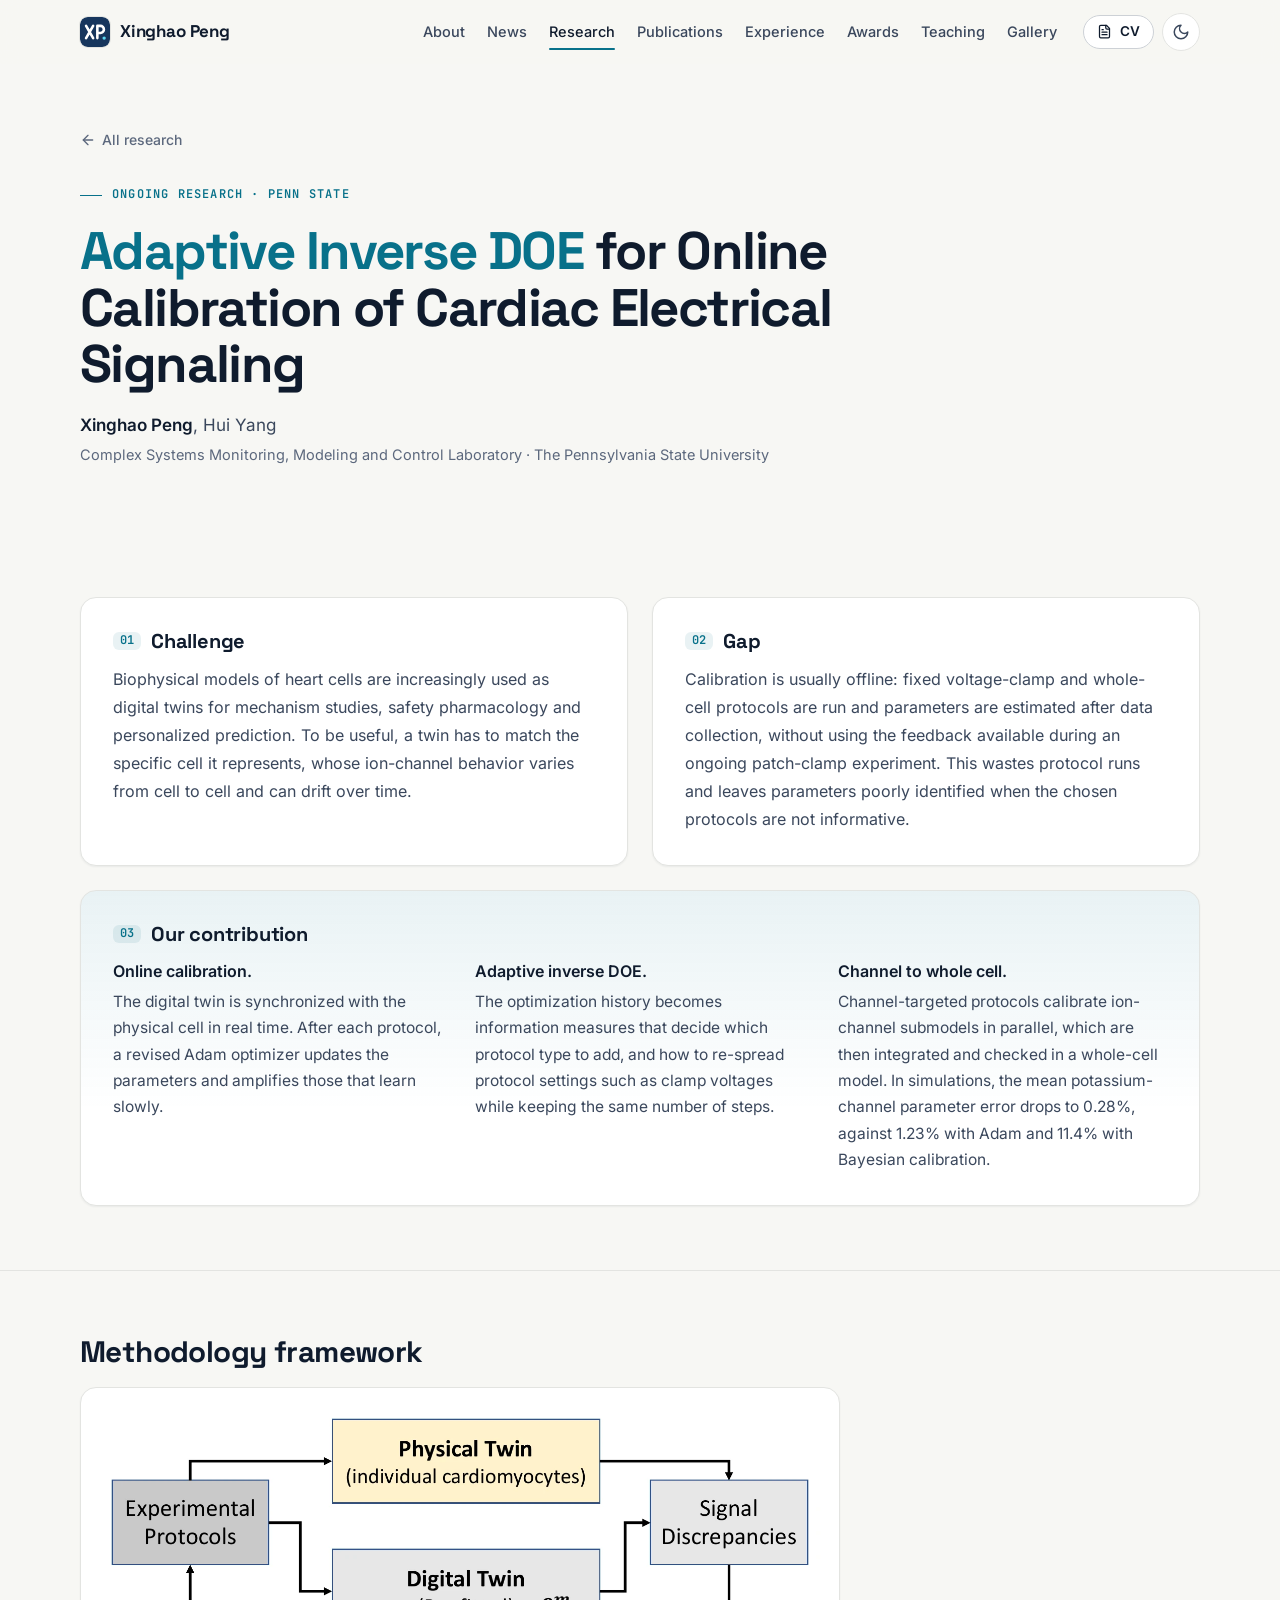
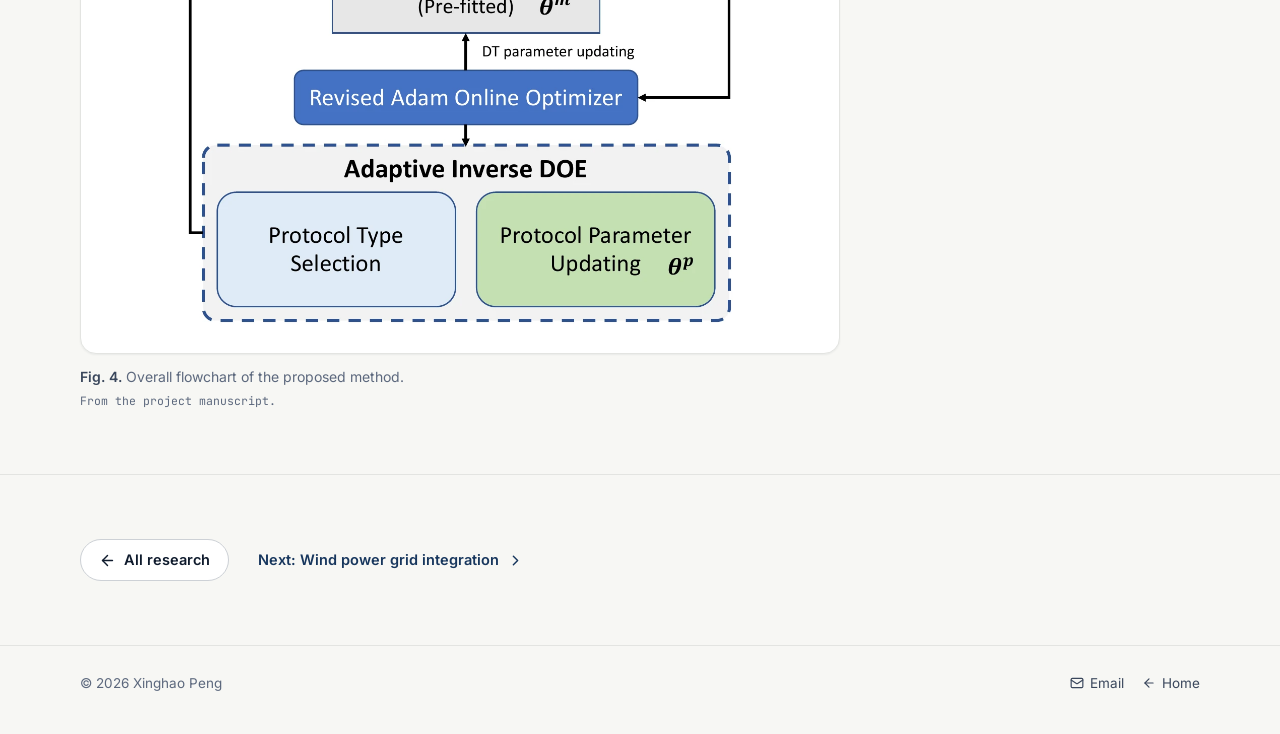
<file: projects/heart.html>
<!DOCTYPE html>
<html lang="en" data-theme="light">
<head>
  <meta charset="utf-8">
  <meta name="viewport" content="width=device-width, initial-scale=1">
  <title>Cardiac Digital Twins: Adaptive Inverse DOE · Xinghao Peng</title>
  <meta name="description" content="Online calibration of cardiac electrophysiology digital twins with a revised Adam optimizer and adaptive inverse design of experiments. Ongoing research at Penn State.">
  <meta name="author" content="Xinghao Peng">
  <meta name="color-scheme" content="light dark">
  <meta name="theme-color" content="#f7f7f4">
  <link rel="canonical" href="https://jeremypxh.github.io/projects/heart.html">
  <meta property="og:type" content="article">
  <meta property="og:title" content="Cardiac Digital Twins: Adaptive Inverse DOE">
  <meta property="og:description" content="Online calibration of cardiac digital twins through adaptive inverse design of experiments.">
  <meta property="og:url" content="https://jeremypxh.github.io/projects/heart.html">
  <meta property="og:image" content="https://jeremypxh.github.io/assets/img/og-image.jpg">
  <meta name="twitter:card" content="summary_large_image">
  <link rel="icon" href="../assets/img/favicon.svg" type="image/svg+xml">
  <link rel="icon" href="../assets/img/favicon-32.png" sizes="32x32" type="image/png">
  <link rel="apple-touch-icon" href="../assets/img/apple-touch-icon.png">
  <link rel="stylesheet" href="../assets/css/style.css">
  <script>
    (function () {
      var d = document.documentElement, t = null;
      d.classList.add("js");
      try { t = localStorage.getItem("theme"); } catch (e) {}
      if (t !== "light" && t !== "dark") t = window.matchMedia && window.matchMedia("(prefers-color-scheme: dark)").matches ? "dark" : "light";
      d.setAttribute("data-theme", t);
    })();
  </script>
  <script src="../assets/js/main.js" defer></script>
</head>
<body>
<!-- icon sprite:start (generated, do not edit) -->
<svg xmlns="http://www.w3.org/2000/svg" class="sprite" aria-hidden="true" focusable="false">
<!-- Icons: Lucide (ISC), Simple Icons (CC0), Font Awesome Free (CC BY 4.0) -->
<symbol id="i-github" viewBox="0 0 24 24"><g fill="currentColor"><path d="M12 .297c-6.63 0-12 5.373-12 12 0 5.303 3.438 9.8 8.205 11.385.6.113.82-.258.82-.577 0-.285-.01-1.04-.015-2.04-3.338.724-4.042-1.61-4.042-1.61C4.422 18.07 3.633 17.7 3.633 17.7c-1.087-.744.084-.729.084-.729 1.205.084 1.838 1.236 1.838 1.236 1.07 1.835 2.809 1.305 3.495.998.108-.776.417-1.305.76-1.605-2.665-.3-5.466-1.332-5.466-5.93 0-1.31.465-2.38 1.235-3.22-.135-.303-.54-1.523.105-3.176 0 0 1.005-.322 3.3 1.23.96-.267 1.98-.399 3-.405 1.02.006 2.04.138 3 .405 2.28-1.552 3.285-1.23 3.285-1.23.645 1.653.24 2.873.12 3.176.765.84 1.23 1.91 1.23 3.22 0 4.61-2.805 5.625-5.475 5.92.42.36.81 1.096.81 2.22 0 1.606-.015 2.896-.015 3.286 0 .315.21.69.825.57C20.565 22.092 24 17.592 24 12.297c0-6.627-5.373-12-12-12"></path></g></symbol>
<symbol id="i-scholar" viewBox="0 0 24 24"><g fill="currentColor"><path d="M5.242 13.769L0 9.5 12 0l12 9.5-5.242 4.269C17.548 11.249 14.978 9.5 12 9.5c-2.977 0-5.548 1.748-6.758 4.269zM12 10a7 7 0 1 0 0 14 7 7 0 0 0 0-14z"></path></g></symbol>
<symbol id="i-orcid" viewBox="0 0 24 24"><g fill="currentColor"><path d="M12 0C5.372 0 0 5.372 0 12s5.372 12 12 12 12-5.372 12-12S18.628 0 12 0zM7.369 4.378c.525 0 .947.431.947.947s-.422.947-.947.947a.95.95 0 0 1-.947-.947c0-.525.422-.947.947-.947zm-.722 3.038h1.444v10.041H6.647V7.416zm3.562 0h3.9c3.712 0 5.344 2.653 5.344 5.025 0 2.578-2.016 5.025-5.325 5.025h-3.919V7.416zm1.444 1.303v7.444h2.297c3.272 0 4.022-2.484 4.022-3.722 0-2.016-1.284-3.722-4.097-3.722h-2.222z"></path></g></symbol>
<symbol id="i-youtube" viewBox="0 0 24 24"><g fill="currentColor"><path d="M23.498 6.186a3.016 3.016 0 0 0-2.122-2.136C19.505 3.545 12 3.545 12 3.545s-7.505 0-9.377.505A3.017 3.017 0 0 0 .502 6.186C0 8.07 0 12 0 12s0 3.93.502 5.814a3.016 3.016 0 0 0 2.122 2.136c1.871.505 9.376.505 9.376.505s7.505 0 9.377-.505a3.015 3.015 0 0 0 2.122-2.136C24 15.93 24 12 24 12s0-3.93-.502-5.814zM9.545 15.568V8.432L15.818 12l-6.273 3.568z"></path></g></symbol>
<symbol id="i-mail" viewBox="0 0 24 24"><g fill="none" stroke="currentColor" stroke-width="2" stroke-linecap="round" stroke-linejoin="round"><rect width="20" height="16" x="2" y="4" rx="2"></rect><path d="m22 7-8.97 5.7a1.94 1.94 0 0 1-2.06 0L2 7"></path></g></symbol>
<symbol id="i-file" viewBox="0 0 24 24"><g fill="none" stroke="currentColor" stroke-width="2" stroke-linecap="round" stroke-linejoin="round"><path d="M15 2H6a2 2 0 0 0-2 2v16a2 2 0 0 0 2 2h12a2 2 0 0 0 2-2V7Z"></path><path d="M14 2v4a2 2 0 0 0 2 2h4"></path><path d="M10 9H8"></path><path d="M16 13H8"></path><path d="M16 17H8"></path></g></symbol>
<symbol id="i-sun" viewBox="0 0 24 24"><g fill="none" stroke="currentColor" stroke-width="2" stroke-linecap="round" stroke-linejoin="round"><circle cx="12" cy="12" r="4"></circle><path d="M12 2v2"></path><path d="M12 20v2"></path><path d="m4.93 4.93 1.41 1.41"></path><path d="m17.66 17.66 1.41 1.41"></path><path d="M2 12h2"></path><path d="M20 12h2"></path><path d="m6.34 17.66-1.41 1.41"></path><path d="m19.07 4.93-1.41 1.41"></path></g></symbol>
<symbol id="i-moon" viewBox="0 0 24 24"><g fill="none" stroke="currentColor" stroke-width="2" stroke-linecap="round" stroke-linejoin="round"><path d="M12 3a6 6 0 0 0 9 9 9 9 0 1 1-9-9Z"></path></g></symbol>
<symbol id="i-menu" viewBox="0 0 24 24"><g fill="none" stroke="currentColor" stroke-width="2" stroke-linecap="round" stroke-linejoin="round"><line x1="4" x2="20" y1="12" y2="12"></line><line x1="4" x2="20" y1="6" y2="6"></line><line x1="4" x2="20" y1="18" y2="18"></line></g></symbol>
<symbol id="i-x" viewBox="0 0 24 24"><g fill="none" stroke="currentColor" stroke-width="2" stroke-linecap="round" stroke-linejoin="round"><path d="M18 6 6 18"></path><path d="m6 6 12 12"></path></g></symbol>
<symbol id="i-arrow-up-right" viewBox="0 0 24 24"><g fill="none" stroke="currentColor" stroke-width="2" stroke-linecap="round" stroke-linejoin="round"><path d="M7 7h10v10"></path><path d="M7 17 17 7"></path></g></symbol>
<symbol id="i-play" viewBox="0 0 24 24"><g fill="none" stroke="currentColor" stroke-width="2" stroke-linecap="round" stroke-linejoin="round"><polygon points="6 3 20 12 6 21 6 3"></polygon></g></symbol>
<symbol id="i-copy" viewBox="0 0 24 24"><g fill="none" stroke="currentColor" stroke-width="2" stroke-linecap="round" stroke-linejoin="round"><rect width="14" height="14" x="8" y="8" rx="2" ry="2"></rect><path d="M4 16c-1.1 0-2-.9-2-2V4c0-1.1.9-2 2-2h10c1.1 0 2 .9 2 2"></path></g></symbol>
<symbol id="i-check" viewBox="0 0 24 24"><g fill="none" stroke="currentColor" stroke-width="2" stroke-linecap="round" stroke-linejoin="round"><path d="M20 6 9 17l-5-5"></path></g></symbol>
<symbol id="i-pin" viewBox="0 0 24 24"><g fill="none" stroke="currentColor" stroke-width="2" stroke-linecap="round" stroke-linejoin="round"><path d="M20 10c0 4.993-5.539 10.193-7.399 11.799a1 1 0 0 1-1.202 0C9.539 20.193 4 14.993 4 10a8 8 0 0 1 16 0"></path><circle cx="12" cy="10" r="3"></circle></g></symbol>
<symbol id="i-award" viewBox="0 0 24 24"><g fill="none" stroke="currentColor" stroke-width="2" stroke-linecap="round" stroke-linejoin="round"><path d="m15.477 12.89 1.515 8.526a.5.5 0 0 1-.81.47l-3.58-2.687a1 1 0 0 0-1.197 0l-3.586 2.686a.5.5 0 0 1-.81-.469l1.514-8.526"></path><circle cx="12" cy="8" r="6"></circle></g></symbol>
<symbol id="i-arrow-left" viewBox="0 0 24 24"><g fill="none" stroke="currentColor" stroke-width="2" stroke-linecap="round" stroke-linejoin="round"><path d="m12 19-7-7 7-7"></path><path d="M19 12H5"></path></g></symbol>
<symbol id="i-chev-left" viewBox="0 0 24 24"><g fill="none" stroke="currentColor" stroke-width="2" stroke-linecap="round" stroke-linejoin="round"><path d="m15 18-6-6 6-6"></path></g></symbol>
<symbol id="i-chev-right" viewBox="0 0 24 24"><g fill="none" stroke="currentColor" stroke-width="2" stroke-linecap="round" stroke-linejoin="round"><path d="m9 18 6-6-6-6"></path></g></symbol>
<symbol id="i-download" viewBox="0 0 24 24"><g fill="none" stroke="currentColor" stroke-width="2" stroke-linecap="round" stroke-linejoin="round"><path d="M21 15v4a2 2 0 0 1-2 2H5a2 2 0 0 1-2-2v-4"></path><polyline points="7 10 12 15 17 10"></polyline><line x1="12" x2="12" y1="15" y2="3"></line></g></symbol>
<symbol id="i-grad" viewBox="0 0 24 24"><g fill="none" stroke="currentColor" stroke-width="2" stroke-linecap="round" stroke-linejoin="round"><path d="M21.42 10.922a1 1 0 0 0-.019-1.838L12.83 5.18a2 2 0 0 0-1.66 0L2.6 9.08a1 1 0 0 0 0 1.832l8.57 3.908a2 2 0 0 0 1.66 0z"></path><path d="M22 10v6"></path><path d="M6 12.5V16a6 3 0 0 0 12 0v-3.5"></path></g></symbol>
<symbol id="i-briefcase" viewBox="0 0 24 24"><g fill="none" stroke="currentColor" stroke-width="2" stroke-linecap="round" stroke-linejoin="round"><path d="M16 20V4a2 2 0 0 0-2-2h-4a2 2 0 0 0-2 2v16"></path><rect width="20" height="14" x="2" y="6" rx="2"></rect></g></symbol>
<symbol id="i-mic" viewBox="0 0 24 24"><g fill="none" stroke="currentColor" stroke-width="2" stroke-linecap="round" stroke-linejoin="round"><path d="M12 2a3 3 0 0 0-3 3v7a3 3 0 0 0 6 0V5a3 3 0 0 0-3-3Z"></path><path d="M19 10v2a7 7 0 0 1-14 0v-2"></path><line x1="12" x2="12" y1="19" y2="22"></line></g></symbol>
<symbol id="i-book" viewBox="0 0 24 24"><g fill="none" stroke="currentColor" stroke-width="2" stroke-linecap="round" stroke-linejoin="round"><path d="M12 7v14"></path><path d="M3 18a1 1 0 0 1-1-1V4a1 1 0 0 1 1-1h5a4 4 0 0 1 4 4 4 4 0 0 1 4-4h5a1 1 0 0 1 1 1v13a1 1 0 0 1-1 1h-6a3 3 0 0 0-3 3 3 3 0 0 0-3-3z"></path></g></symbol>
<symbol id="i-code" viewBox="0 0 24 24"><g fill="none" stroke="currentColor" stroke-width="2" stroke-linecap="round" stroke-linejoin="round"><polyline points="16 18 22 12 16 6"></polyline><polyline points="8 6 2 12 8 18"></polyline></g></symbol>
<symbol id="i-slides" viewBox="0 0 24 24"><g fill="none" stroke="currentColor" stroke-width="2" stroke-linecap="round" stroke-linejoin="round"><path d="M2 3h20"></path><path d="M21 3v11a2 2 0 0 1-2 2H5a2 2 0 0 1-2-2V3"></path><path d="m7 21 5-5 5 5"></path></g></symbol>
<symbol id="i-image" viewBox="0 0 24 24"><g fill="none" stroke="currentColor" stroke-width="2" stroke-linecap="round" stroke-linejoin="round"><rect width="18" height="18" x="3" y="3" rx="2" ry="2"></rect><circle cx="9" cy="9" r="2"></circle><path d="m21 15-3.086-3.086a2 2 0 0 0-2.828 0L6 21"></path></g></symbol>
<symbol id="i-video" viewBox="0 0 24 24"><g fill="none" stroke="currentColor" stroke-width="2" stroke-linecap="round" stroke-linejoin="round"><path d="m16 13 5.223 3.482a.5.5 0 0 0 .777-.416V7.87a.5.5 0 0 0-.752-.432L16 10.5"></path><rect x="2" y="6" width="14" height="12" rx="2"></rect></g></symbol>
<symbol id="i-arrow-up" viewBox="0 0 24 24"><g fill="none" stroke="currentColor" stroke-width="2" stroke-linecap="round" stroke-linejoin="round"><path d="m5 12 7-7 7 7"></path><path d="M12 19V5"></path></g></symbol>
<symbol id="i-trophy" viewBox="0 0 24 24"><g fill="none" stroke="currentColor" stroke-width="2" stroke-linecap="round" stroke-linejoin="round"><path d="M6 9H4.5a2.5 2.5 0 0 1 0-5H6"></path><path d="M18 9h1.5a2.5 2.5 0 0 0 0-5H18"></path><path d="M4 22h16"></path><path d="M10 14.66V17c0 .55-.47.98-.97 1.21C7.85 18.75 7 20.24 7 22"></path><path d="M14 14.66V17c0 .55.47.98.97 1.21C16.15 18.75 17 20.24 17 22"></path><path d="M18 2H6v7a6 6 0 0 0 12 0V2Z"></path></g></symbol>
<symbol id="i-users" viewBox="0 0 24 24"><g fill="none" stroke="currentColor" stroke-width="2" stroke-linecap="round" stroke-linejoin="round"><path d="M16 21v-2a4 4 0 0 0-4-4H6a4 4 0 0 0-4 4v2"></path><circle cx="9" cy="7" r="4"></circle><path d="M22 21v-2a4 4 0 0 0-3-3.87"></path><path d="M16 3.13a4 4 0 0 1 0 7.75"></path></g></symbol>
<symbol id="i-link" viewBox="0 0 24 24"><g fill="none" stroke="currentColor" stroke-width="2" stroke-linecap="round" stroke-linejoin="round"><path d="M10 13a5 5 0 0 0 7.54.54l3-3a5 5 0 0 0-7.07-7.07l-1.72 1.71"></path><path d="M14 11a5 5 0 0 0-7.54-.54l-3 3a5 5 0 0 0 7.07 7.07l1.71-1.71"></path></g></symbol>
<symbol id="i-linkedin" viewBox="0 0 448 512"><g fill="currentColor"><path d="M416 32H31.9C14.3 32 0 46.5 0 64.3v383.4C0 465.5 14.3 480 31.9 480H416c17.6 0 32-14.5 32-32.3V64.3c0-17.8-14.4-32.3-32-32.3zM135.4 416H69V202.2h66.5V416zm-33.2-243c-21.3 0-38.5-17.3-38.5-38.5S80.9 96 102.2 96c21.2 0 38.5 17.3 38.5 38.5 0 21.3-17.2 38.5-38.5 38.5zm282.1 243h-66.4V312c0-24.8-.5-56.7-34.5-56.7-34.6 0-39.9 27-39.9 54.9V416h-66.4V202.2h63.7v29.2h.9c8.9-16.8 30.6-34.5 62.9-34.5 67.2 0 79.7 44.3 79.7 101.9V416z"></path></g></symbol>
</svg>
<!-- icon sprite:end -->

<a class="skip-link" href="#main">Skip to content</a>

<header class="site-header">
  <div class="container header-inner">
    <a class="brand" href="../index.html">
      <img src="../assets/img/favicon.svg" alt="" width="30" height="30">
      <span>Xinghao Peng</span>
    </a>
    <nav class="nav" id="site-nav" aria-label="Primary">
      <a href="../index.html#about">About</a>
      <a href="../index.html#news">News</a>
      <a href="../index.html#research" class="is-active">Research</a>
      <a href="../index.html#publications">Publications</a>
      <a href="../index.html#experience">Experience</a>
      <a href="../index.html#awards">Awards</a>
      <a href="../index.html#teaching">Teaching</a>
      <a href="../index.html#gallery">Gallery</a>
    </nav>
    <div class="header-actions">
      <a class="btn btn-sm header-cv" href="../assets/cv/Xinghao_Peng_CV.pdf" target="_blank" rel="noopener"><svg class="icon" aria-hidden="true"><use href="#i-file"/></svg>CV</a>
      <button class="icon-btn theme-toggle" type="button" data-theme-toggle aria-pressed="false" aria-label="Switch to dark theme">
        <svg class="icon i-moon" aria-hidden="true"><use href="#i-moon"/></svg>
        <svg class="icon i-sun" aria-hidden="true"><use href="#i-sun"/></svg>
      </button>
      <button class="icon-btn menu-toggle" type="button" data-menu-toggle aria-controls="site-nav" aria-expanded="false" aria-label="Menu">
        <svg class="icon i-open" aria-hidden="true"><use href="#i-menu"/></svg>
        <svg class="icon i-close" aria-hidden="true"><use href="#i-x"/></svg>
      </button>
    </div>
  </div>
</header>

<main id="main">
  <section class="proj-hero">
    <div class="container">
      <a class="back-link" href="../index.html#research"><svg class="icon" aria-hidden="true"><use href="#i-arrow-left"/></svg>All research</a>
      <p class="eyebrow">Ongoing research · Penn State</p>
      <h1 class="proj-title"><span class="acc">Adaptive Inverse DOE</span> for Online Calibration of Cardiac Electrical Signaling</h1>
      <p class="proj-authors"><a href="../index.html">Xinghao Peng</a>, Hui Yang</p>
      <p class="proj-affil">Complex Systems Monitoring, Modeling and Control Laboratory · The Pennsylvania State University</p>
    </div>
  </section>

  <section class="proj-section">
    <div class="container">
      <div class="cgc">
        <article class="cgc-card reveal">
          <h2><span>01</span>Challenge</h2>
          <p>Biophysical models of heart cells are increasingly used as digital twins for mechanism studies, safety pharmacology and personalized prediction. To be useful, a twin has to match the specific cell it represents, whose ion-channel behavior varies from cell to cell and can drift over time.</p>
        </article>
        <article class="cgc-card reveal">
          <h2><span>02</span>Gap</h2>
          <p>Calibration is usually offline: fixed voltage-clamp and whole-cell protocols are run and parameters are estimated after data collection, without using the feedback available during an ongoing patch-clamp experiment. This wastes protocol runs and leaves parameters poorly identified when the chosen protocols are not informative.</p>
        </article>
        <article class="cgc-card cgc-card--wide cgc-card--accent reveal">
          <h2><span>03</span>Our contribution</h2>
          <ol class="contrib">
            <li><strong>Online calibration.</strong> The digital twin is synchronized with the physical cell in real time. After each protocol, a revised Adam optimizer updates the parameters and amplifies those that learn slowly.</li>
            <li><strong>Adaptive inverse DOE.</strong> The optimization history becomes information measures that decide which protocol type to add, and how to re-spread protocol settings such as clamp voltages while keeping the same number of steps.</li>
            <li><strong>Channel to whole cell.</strong> Channel-targeted protocols calibrate ion-channel submodels in parallel, which are then integrated and checked in a whole-cell model. In simulations, the mean potassium-channel parameter error drops to 0.28%, against 1.23% with Adam and 11.4% with Bayesian calibration.</li>
          </ol>
        </article>
      </div>
    </div>
  </section>

  <section class="proj-section">
    <div class="container">
      <h2 class="reveal">Methodology framework</h2>
      <figure class="paper-fig reveal paper-fig--narrow">
        <a class="paper-fig-media" href="../assets/img/projects/heart/fig4-flowchart.webp" data-lightbox="figs" data-title="Fig. 4 · Overall flowchart" data-meta="Cardiac digital twin · project manuscript">
          <img src="../assets/img/projects/heart/fig4-flowchart.webp" width="1433" height="1050" alt="Flowchart: experimental protocols drive the physical twin and the pre-fitted digital twin; signal discrepancies feed a revised Adam online optimizer and an adaptive inverse DOE that selects protocol types and updates protocol parameters" loading="lazy" decoding="async">
        </a>
        <figcaption><strong>Fig. 4.</strong> Overall flowchart of the proposed method. <span class="fig-src">From the project manuscript.</span></figcaption>
      </figure>
    </div>
  </section>

  <section class="proj-section">
    <div class="container">
      <div class="proj-links">
        <a class="btn" href="../index.html#research"><svg class="icon" aria-hidden="true"><use href="#i-arrow-left"/></svg>All research</a>
        <a class="btn btn-ghost" href="wind.html">Next: Wind power grid integration<svg class="icon" aria-hidden="true"><use href="#i-chev-right"/></svg></a>
      </div>
    </div>
  </section>
</main>

<footer class="site-footer">
  <div class="container footer-inner">
    <p class="footer-copy">© <span data-year>2026</span> Xinghao Peng</p>
    <div class="footer-links">
      <a href="mailto:xzp5060@psu.edu"><svg class="icon" aria-hidden="true"><use href="#i-mail"/></svg>Email</a>
      <a href="../index.html"><svg class="icon" aria-hidden="true"><use href="#i-arrow-left"/></svg>Home</a>
    </div>
  </div>
</footer>

<dialog class="lightbox" id="lightbox" aria-labelledby="lb-title">
  <h2 id="lb-title" class="visually-hidden">Image viewer</h2>
  <span class="lb-count"></span>
  <button class="lb-btn lb-close" type="button" aria-label="Close"><svg class="icon" aria-hidden="true"><use href="#i-x"/></svg></button>
  <button class="lb-btn lb-prev" type="button" aria-label="Previous image"><svg class="icon" aria-hidden="true"><use href="#i-chev-left"/></svg></button>
  <figure class="lb-figure">
    <img src="[data-uri]" alt="">
    <figcaption class="lb-cap"><strong></strong><span></span></figcaption>
  </figure>
  <button class="lb-btn lb-next" type="button" aria-label="Next image"><svg class="icon" aria-hidden="true"><use href="#i-chev-right"/></svg></button>
</dialog>
</body>
</html>
</file>
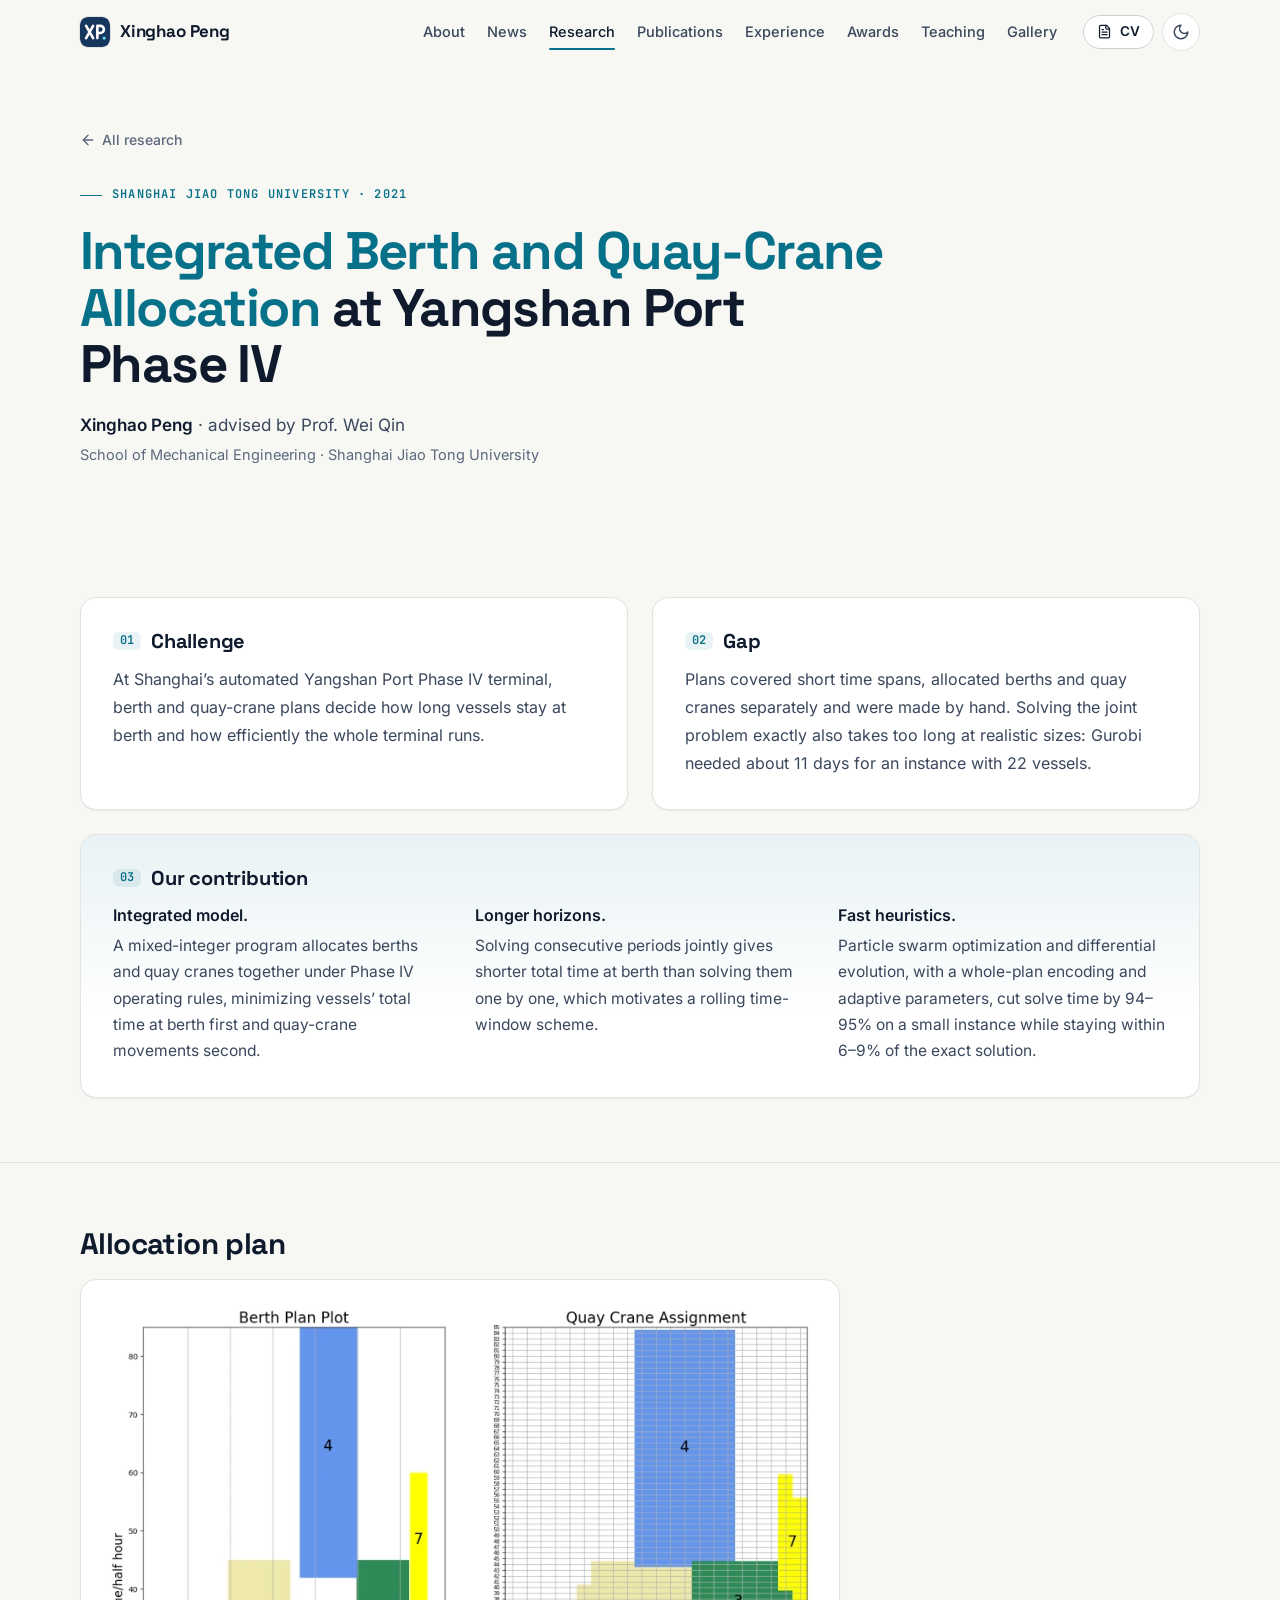
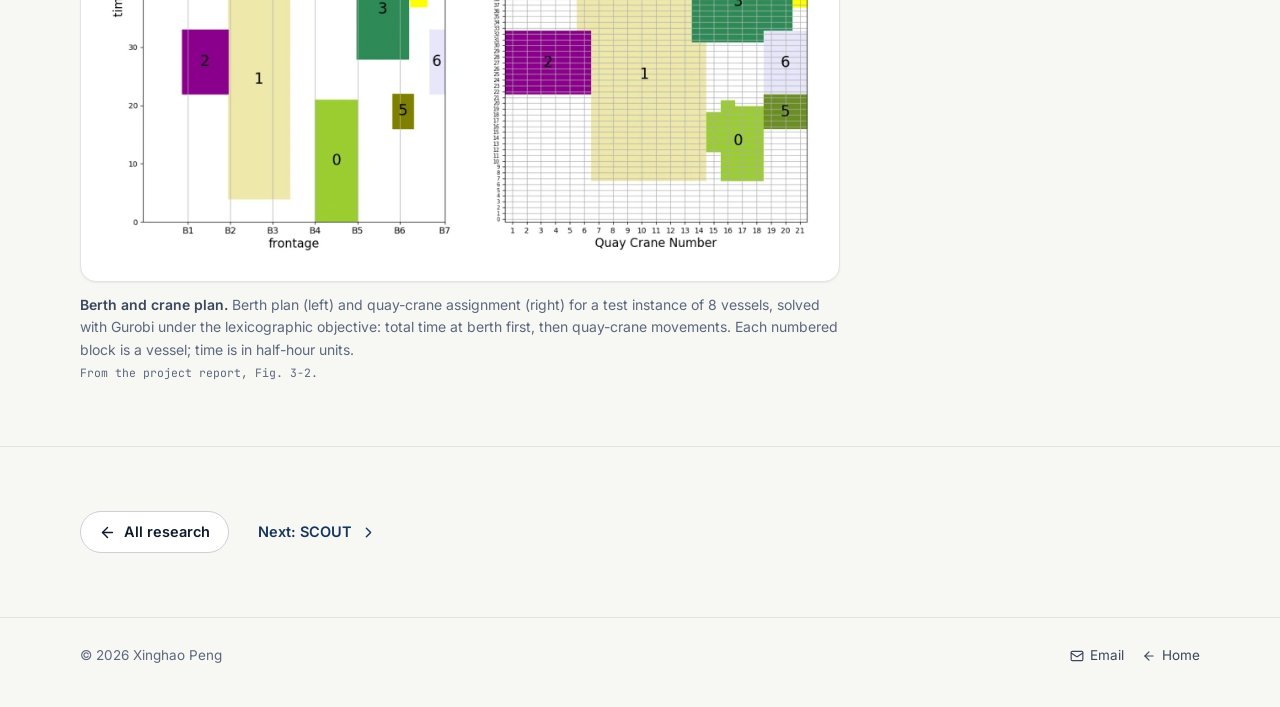
<file: projects/port.html>
<!DOCTYPE html>
<html lang="en" data-theme="light">
<head>
  <meta charset="utf-8">
  <meta name="viewport" content="width=device-width, initial-scale=1">
  <title>Berth and Quay-Crane Allocation · Xinghao Peng</title>
  <meta name="description" content="Integrated berth and quay-crane allocation for the Yangshan Port Phase IV automated container terminal with mixed-integer programming, particle swarm optimization and differential evolution.">
  <meta name="author" content="Xinghao Peng">
  <meta name="color-scheme" content="light dark">
  <meta name="theme-color" content="#f7f7f4">
  <link rel="canonical" href="https://jeremypxh.github.io/projects/port.html">
  <meta property="og:type" content="article">
  <meta property="og:title" content="Berth and Quay-Crane Allocation">
  <meta property="og:description" content="Integrated berth and quay-crane allocation for an automated container terminal.">
  <meta property="og:url" content="https://jeremypxh.github.io/projects/port.html">
  <meta property="og:image" content="https://jeremypxh.github.io/assets/img/og-image.jpg">
  <meta name="twitter:card" content="summary_large_image">
  <link rel="icon" href="../assets/img/favicon.svg" type="image/svg+xml">
  <link rel="icon" href="../assets/img/favicon-32.png" sizes="32x32" type="image/png">
  <link rel="apple-touch-icon" href="../assets/img/apple-touch-icon.png">
  <link rel="stylesheet" href="../assets/css/style.css">
  <script>
    (function () {
      var d = document.documentElement, t = null;
      d.classList.add("js");
      try { t = localStorage.getItem("theme"); } catch (e) {}
      if (t !== "light" && t !== "dark") t = window.matchMedia && window.matchMedia("(prefers-color-scheme: dark)").matches ? "dark" : "light";
      d.setAttribute("data-theme", t);
    })();
  </script>
  <script src="../assets/js/main.js" defer></script>
</head>
<body>
<!-- icon sprite:start (generated, do not edit) -->
<svg xmlns="http://www.w3.org/2000/svg" class="sprite" aria-hidden="true" focusable="false">
<!-- Icons: Lucide (ISC), Simple Icons (CC0), Font Awesome Free (CC BY 4.0) -->
<symbol id="i-github" viewBox="0 0 24 24"><g fill="currentColor"><path d="M12 .297c-6.63 0-12 5.373-12 12 0 5.303 3.438 9.8 8.205 11.385.6.113.82-.258.82-.577 0-.285-.01-1.04-.015-2.04-3.338.724-4.042-1.61-4.042-1.61C4.422 18.07 3.633 17.7 3.633 17.7c-1.087-.744.084-.729.084-.729 1.205.084 1.838 1.236 1.838 1.236 1.07 1.835 2.809 1.305 3.495.998.108-.776.417-1.305.76-1.605-2.665-.3-5.466-1.332-5.466-5.93 0-1.31.465-2.38 1.235-3.22-.135-.303-.54-1.523.105-3.176 0 0 1.005-.322 3.3 1.23.96-.267 1.98-.399 3-.405 1.02.006 2.04.138 3 .405 2.28-1.552 3.285-1.23 3.285-1.23.645 1.653.24 2.873.12 3.176.765.84 1.23 1.91 1.23 3.22 0 4.61-2.805 5.625-5.475 5.92.42.36.81 1.096.81 2.22 0 1.606-.015 2.896-.015 3.286 0 .315.21.69.825.57C20.565 22.092 24 17.592 24 12.297c0-6.627-5.373-12-12-12"></path></g></symbol>
<symbol id="i-scholar" viewBox="0 0 24 24"><g fill="currentColor"><path d="M5.242 13.769L0 9.5 12 0l12 9.5-5.242 4.269C17.548 11.249 14.978 9.5 12 9.5c-2.977 0-5.548 1.748-6.758 4.269zM12 10a7 7 0 1 0 0 14 7 7 0 0 0 0-14z"></path></g></symbol>
<symbol id="i-orcid" viewBox="0 0 24 24"><g fill="currentColor"><path d="M12 0C5.372 0 0 5.372 0 12s5.372 12 12 12 12-5.372 12-12S18.628 0 12 0zM7.369 4.378c.525 0 .947.431.947.947s-.422.947-.947.947a.95.95 0 0 1-.947-.947c0-.525.422-.947.947-.947zm-.722 3.038h1.444v10.041H6.647V7.416zm3.562 0h3.9c3.712 0 5.344 2.653 5.344 5.025 0 2.578-2.016 5.025-5.325 5.025h-3.919V7.416zm1.444 1.303v7.444h2.297c3.272 0 4.022-2.484 4.022-3.722 0-2.016-1.284-3.722-4.097-3.722h-2.222z"></path></g></symbol>
<symbol id="i-youtube" viewBox="0 0 24 24"><g fill="currentColor"><path d="M23.498 6.186a3.016 3.016 0 0 0-2.122-2.136C19.505 3.545 12 3.545 12 3.545s-7.505 0-9.377.505A3.017 3.017 0 0 0 .502 6.186C0 8.07 0 12 0 12s0 3.93.502 5.814a3.016 3.016 0 0 0 2.122 2.136c1.871.505 9.376.505 9.376.505s7.505 0 9.377-.505a3.015 3.015 0 0 0 2.122-2.136C24 15.93 24 12 24 12s0-3.93-.502-5.814zM9.545 15.568V8.432L15.818 12l-6.273 3.568z"></path></g></symbol>
<symbol id="i-mail" viewBox="0 0 24 24"><g fill="none" stroke="currentColor" stroke-width="2" stroke-linecap="round" stroke-linejoin="round"><rect width="20" height="16" x="2" y="4" rx="2"></rect><path d="m22 7-8.97 5.7a1.94 1.94 0 0 1-2.06 0L2 7"></path></g></symbol>
<symbol id="i-file" viewBox="0 0 24 24"><g fill="none" stroke="currentColor" stroke-width="2" stroke-linecap="round" stroke-linejoin="round"><path d="M15 2H6a2 2 0 0 0-2 2v16a2 2 0 0 0 2 2h12a2 2 0 0 0 2-2V7Z"></path><path d="M14 2v4a2 2 0 0 0 2 2h4"></path><path d="M10 9H8"></path><path d="M16 13H8"></path><path d="M16 17H8"></path></g></symbol>
<symbol id="i-sun" viewBox="0 0 24 24"><g fill="none" stroke="currentColor" stroke-width="2" stroke-linecap="round" stroke-linejoin="round"><circle cx="12" cy="12" r="4"></circle><path d="M12 2v2"></path><path d="M12 20v2"></path><path d="m4.93 4.93 1.41 1.41"></path><path d="m17.66 17.66 1.41 1.41"></path><path d="M2 12h2"></path><path d="M20 12h2"></path><path d="m6.34 17.66-1.41 1.41"></path><path d="m19.07 4.93-1.41 1.41"></path></g></symbol>
<symbol id="i-moon" viewBox="0 0 24 24"><g fill="none" stroke="currentColor" stroke-width="2" stroke-linecap="round" stroke-linejoin="round"><path d="M12 3a6 6 0 0 0 9 9 9 9 0 1 1-9-9Z"></path></g></symbol>
<symbol id="i-menu" viewBox="0 0 24 24"><g fill="none" stroke="currentColor" stroke-width="2" stroke-linecap="round" stroke-linejoin="round"><line x1="4" x2="20" y1="12" y2="12"></line><line x1="4" x2="20" y1="6" y2="6"></line><line x1="4" x2="20" y1="18" y2="18"></line></g></symbol>
<symbol id="i-x" viewBox="0 0 24 24"><g fill="none" stroke="currentColor" stroke-width="2" stroke-linecap="round" stroke-linejoin="round"><path d="M18 6 6 18"></path><path d="m6 6 12 12"></path></g></symbol>
<symbol id="i-arrow-up-right" viewBox="0 0 24 24"><g fill="none" stroke="currentColor" stroke-width="2" stroke-linecap="round" stroke-linejoin="round"><path d="M7 7h10v10"></path><path d="M7 17 17 7"></path></g></symbol>
<symbol id="i-play" viewBox="0 0 24 24"><g fill="none" stroke="currentColor" stroke-width="2" stroke-linecap="round" stroke-linejoin="round"><polygon points="6 3 20 12 6 21 6 3"></polygon></g></symbol>
<symbol id="i-copy" viewBox="0 0 24 24"><g fill="none" stroke="currentColor" stroke-width="2" stroke-linecap="round" stroke-linejoin="round"><rect width="14" height="14" x="8" y="8" rx="2" ry="2"></rect><path d="M4 16c-1.1 0-2-.9-2-2V4c0-1.1.9-2 2-2h10c1.1 0 2 .9 2 2"></path></g></symbol>
<symbol id="i-check" viewBox="0 0 24 24"><g fill="none" stroke="currentColor" stroke-width="2" stroke-linecap="round" stroke-linejoin="round"><path d="M20 6 9 17l-5-5"></path></g></symbol>
<symbol id="i-pin" viewBox="0 0 24 24"><g fill="none" stroke="currentColor" stroke-width="2" stroke-linecap="round" stroke-linejoin="round"><path d="M20 10c0 4.993-5.539 10.193-7.399 11.799a1 1 0 0 1-1.202 0C9.539 20.193 4 14.993 4 10a8 8 0 0 1 16 0"></path><circle cx="12" cy="10" r="3"></circle></g></symbol>
<symbol id="i-award" viewBox="0 0 24 24"><g fill="none" stroke="currentColor" stroke-width="2" stroke-linecap="round" stroke-linejoin="round"><path d="m15.477 12.89 1.515 8.526a.5.5 0 0 1-.81.47l-3.58-2.687a1 1 0 0 0-1.197 0l-3.586 2.686a.5.5 0 0 1-.81-.469l1.514-8.526"></path><circle cx="12" cy="8" r="6"></circle></g></symbol>
<symbol id="i-arrow-left" viewBox="0 0 24 24"><g fill="none" stroke="currentColor" stroke-width="2" stroke-linecap="round" stroke-linejoin="round"><path d="m12 19-7-7 7-7"></path><path d="M19 12H5"></path></g></symbol>
<symbol id="i-chev-left" viewBox="0 0 24 24"><g fill="none" stroke="currentColor" stroke-width="2" stroke-linecap="round" stroke-linejoin="round"><path d="m15 18-6-6 6-6"></path></g></symbol>
<symbol id="i-chev-right" viewBox="0 0 24 24"><g fill="none" stroke="currentColor" stroke-width="2" stroke-linecap="round" stroke-linejoin="round"><path d="m9 18 6-6-6-6"></path></g></symbol>
<symbol id="i-download" viewBox="0 0 24 24"><g fill="none" stroke="currentColor" stroke-width="2" stroke-linecap="round" stroke-linejoin="round"><path d="M21 15v4a2 2 0 0 1-2 2H5a2 2 0 0 1-2-2v-4"></path><polyline points="7 10 12 15 17 10"></polyline><line x1="12" x2="12" y1="15" y2="3"></line></g></symbol>
<symbol id="i-grad" viewBox="0 0 24 24"><g fill="none" stroke="currentColor" stroke-width="2" stroke-linecap="round" stroke-linejoin="round"><path d="M21.42 10.922a1 1 0 0 0-.019-1.838L12.83 5.18a2 2 0 0 0-1.66 0L2.6 9.08a1 1 0 0 0 0 1.832l8.57 3.908a2 2 0 0 0 1.66 0z"></path><path d="M22 10v6"></path><path d="M6 12.5V16a6 3 0 0 0 12 0v-3.5"></path></g></symbol>
<symbol id="i-briefcase" viewBox="0 0 24 24"><g fill="none" stroke="currentColor" stroke-width="2" stroke-linecap="round" stroke-linejoin="round"><path d="M16 20V4a2 2 0 0 0-2-2h-4a2 2 0 0 0-2 2v16"></path><rect width="20" height="14" x="2" y="6" rx="2"></rect></g></symbol>
<symbol id="i-mic" viewBox="0 0 24 24"><g fill="none" stroke="currentColor" stroke-width="2" stroke-linecap="round" stroke-linejoin="round"><path d="M12 2a3 3 0 0 0-3 3v7a3 3 0 0 0 6 0V5a3 3 0 0 0-3-3Z"></path><path d="M19 10v2a7 7 0 0 1-14 0v-2"></path><line x1="12" x2="12" y1="19" y2="22"></line></g></symbol>
<symbol id="i-book" viewBox="0 0 24 24"><g fill="none" stroke="currentColor" stroke-width="2" stroke-linecap="round" stroke-linejoin="round"><path d="M12 7v14"></path><path d="M3 18a1 1 0 0 1-1-1V4a1 1 0 0 1 1-1h5a4 4 0 0 1 4 4 4 4 0 0 1 4-4h5a1 1 0 0 1 1 1v13a1 1 0 0 1-1 1h-6a3 3 0 0 0-3 3 3 3 0 0 0-3-3z"></path></g></symbol>
<symbol id="i-code" viewBox="0 0 24 24"><g fill="none" stroke="currentColor" stroke-width="2" stroke-linecap="round" stroke-linejoin="round"><polyline points="16 18 22 12 16 6"></polyline><polyline points="8 6 2 12 8 18"></polyline></g></symbol>
<symbol id="i-slides" viewBox="0 0 24 24"><g fill="none" stroke="currentColor" stroke-width="2" stroke-linecap="round" stroke-linejoin="round"><path d="M2 3h20"></path><path d="M21 3v11a2 2 0 0 1-2 2H5a2 2 0 0 1-2-2V3"></path><path d="m7 21 5-5 5 5"></path></g></symbol>
<symbol id="i-image" viewBox="0 0 24 24"><g fill="none" stroke="currentColor" stroke-width="2" stroke-linecap="round" stroke-linejoin="round"><rect width="18" height="18" x="3" y="3" rx="2" ry="2"></rect><circle cx="9" cy="9" r="2"></circle><path d="m21 15-3.086-3.086a2 2 0 0 0-2.828 0L6 21"></path></g></symbol>
<symbol id="i-video" viewBox="0 0 24 24"><g fill="none" stroke="currentColor" stroke-width="2" stroke-linecap="round" stroke-linejoin="round"><path d="m16 13 5.223 3.482a.5.5 0 0 0 .777-.416V7.87a.5.5 0 0 0-.752-.432L16 10.5"></path><rect x="2" y="6" width="14" height="12" rx="2"></rect></g></symbol>
<symbol id="i-arrow-up" viewBox="0 0 24 24"><g fill="none" stroke="currentColor" stroke-width="2" stroke-linecap="round" stroke-linejoin="round"><path d="m5 12 7-7 7 7"></path><path d="M12 19V5"></path></g></symbol>
<symbol id="i-trophy" viewBox="0 0 24 24"><g fill="none" stroke="currentColor" stroke-width="2" stroke-linecap="round" stroke-linejoin="round"><path d="M6 9H4.5a2.5 2.5 0 0 1 0-5H6"></path><path d="M18 9h1.5a2.5 2.5 0 0 0 0-5H18"></path><path d="M4 22h16"></path><path d="M10 14.66V17c0 .55-.47.98-.97 1.21C7.85 18.75 7 20.24 7 22"></path><path d="M14 14.66V17c0 .55.47.98.97 1.21C16.15 18.75 17 20.24 17 22"></path><path d="M18 2H6v7a6 6 0 0 0 12 0V2Z"></path></g></symbol>
<symbol id="i-users" viewBox="0 0 24 24"><g fill="none" stroke="currentColor" stroke-width="2" stroke-linecap="round" stroke-linejoin="round"><path d="M16 21v-2a4 4 0 0 0-4-4H6a4 4 0 0 0-4 4v2"></path><circle cx="9" cy="7" r="4"></circle><path d="M22 21v-2a4 4 0 0 0-3-3.87"></path><path d="M16 3.13a4 4 0 0 1 0 7.75"></path></g></symbol>
<symbol id="i-link" viewBox="0 0 24 24"><g fill="none" stroke="currentColor" stroke-width="2" stroke-linecap="round" stroke-linejoin="round"><path d="M10 13a5 5 0 0 0 7.54.54l3-3a5 5 0 0 0-7.07-7.07l-1.72 1.71"></path><path d="M14 11a5 5 0 0 0-7.54-.54l-3 3a5 5 0 0 0 7.07 7.07l1.71-1.71"></path></g></symbol>
<symbol id="i-linkedin" viewBox="0 0 448 512"><g fill="currentColor"><path d="M416 32H31.9C14.3 32 0 46.5 0 64.3v383.4C0 465.5 14.3 480 31.9 480H416c17.6 0 32-14.5 32-32.3V64.3c0-17.8-14.4-32.3-32-32.3zM135.4 416H69V202.2h66.5V416zm-33.2-243c-21.3 0-38.5-17.3-38.5-38.5S80.9 96 102.2 96c21.2 0 38.5 17.3 38.5 38.5 0 21.3-17.2 38.5-38.5 38.5zm282.1 243h-66.4V312c0-24.8-.5-56.7-34.5-56.7-34.6 0-39.9 27-39.9 54.9V416h-66.4V202.2h63.7v29.2h.9c8.9-16.8 30.6-34.5 62.9-34.5 67.2 0 79.7 44.3 79.7 101.9V416z"></path></g></symbol>
</svg>
<!-- icon sprite:end -->

<a class="skip-link" href="#main">Skip to content</a>

<header class="site-header">
  <div class="container header-inner">
    <a class="brand" href="../index.html">
      <img src="../assets/img/favicon.svg" alt="" width="30" height="30">
      <span>Xinghao Peng</span>
    </a>
    <nav class="nav" id="site-nav" aria-label="Primary">
      <a href="../index.html#about">About</a>
      <a href="../index.html#news">News</a>
      <a href="../index.html#research" class="is-active">Research</a>
      <a href="../index.html#publications">Publications</a>
      <a href="../index.html#experience">Experience</a>
      <a href="../index.html#awards">Awards</a>
      <a href="../index.html#teaching">Teaching</a>
      <a href="../index.html#gallery">Gallery</a>
    </nav>
    <div class="header-actions">
      <a class="btn btn-sm header-cv" href="../assets/cv/Xinghao_Peng_CV.pdf" target="_blank" rel="noopener"><svg class="icon" aria-hidden="true"><use href="#i-file"/></svg>CV</a>
      <button class="icon-btn theme-toggle" type="button" data-theme-toggle aria-pressed="false" aria-label="Switch to dark theme">
        <svg class="icon i-moon" aria-hidden="true"><use href="#i-moon"/></svg>
        <svg class="icon i-sun" aria-hidden="true"><use href="#i-sun"/></svg>
      </button>
      <button class="icon-btn menu-toggle" type="button" data-menu-toggle aria-controls="site-nav" aria-expanded="false" aria-label="Menu">
        <svg class="icon i-open" aria-hidden="true"><use href="#i-menu"/></svg>
        <svg class="icon i-close" aria-hidden="true"><use href="#i-x"/></svg>
      </button>
    </div>
  </div>
</header>

<main id="main">
  <section class="proj-hero">
    <div class="container">
      <a class="back-link" href="../index.html#research"><svg class="icon" aria-hidden="true"><use href="#i-arrow-left"/></svg>All research</a>
      <p class="eyebrow">Shanghai Jiao Tong University · 2021</p>
      <h1 class="proj-title"><span class="acc">Integrated Berth and Quay-Crane Allocation</span> at Yangshan Port Phase IV</h1>
      <p class="proj-authors"><a href="../index.html">Xinghao Peng</a> · advised by Prof. Wei Qin</p>
      <p class="proj-affil">School of Mechanical Engineering · Shanghai Jiao Tong University</p>
    </div>
  </section>

  <section class="proj-section">
    <div class="container">
      <div class="cgc">
        <article class="cgc-card reveal">
          <h2><span>01</span>Challenge</h2>
          <p>At Shanghai’s automated Yangshan Port Phase IV terminal, berth and quay-crane plans decide how long vessels stay at berth and how efficiently the whole terminal runs.</p>
        </article>
        <article class="cgc-card reveal">
          <h2><span>02</span>Gap</h2>
          <p>Plans covered short time spans, allocated berths and quay cranes separately and were made by hand. Solving the joint problem exactly also takes too long at realistic sizes: Gurobi needed about 11 days for an instance with 22 vessels.</p>
        </article>
        <article class="cgc-card cgc-card--wide cgc-card--accent reveal">
          <h2><span>03</span>Our contribution</h2>
          <ol class="contrib">
            <li><strong>Integrated model.</strong> A mixed-integer program allocates berths and quay cranes together under Phase IV operating rules, minimizing vessels’ total time at berth first and quay-crane movements second.</li>
            <li><strong>Longer horizons.</strong> Solving consecutive periods jointly gives shorter total time at berth than solving them one by one, which motivates a rolling time-window scheme.</li>
            <li><strong>Fast heuristics.</strong> Particle swarm optimization and differential evolution, with a whole-plan encoding and adaptive parameters, cut solve time by 94–95% on a small instance while staying within 6–9% of the exact solution.</li>
          </ol>
        </article>
      </div>
    </div>
  </section>

  <section class="proj-section">
    <div class="container">
      <h2 class="reveal">Allocation plan</h2>
      <figure class="paper-fig reveal paper-fig--narrow">
        <a class="paper-fig-media" href="../assets/img/projects/port/fig3-2-berth-crane-plan.webp" data-lightbox="figs" data-title="Berth and crane plan · Test instance, 8 vessels" data-meta="Berth and quay-crane allocation · SJTU">
          <img src="../assets/img/projects/port/fig3-2-berth-crane-plan.webp" width="857" height="671" alt="Two charts: vessel blocks placed along the berth frontage over time, and the quay cranes assigned to each vessel over time" loading="lazy" decoding="async">
        </a>
        <figcaption><strong>Berth and crane plan.</strong> Berth plan (left) and quay-crane assignment (right) for a test instance of 8 vessels, solved with Gurobi under the lexicographic objective: total time at berth first, then quay-crane movements. Each numbered block is a vessel; time is in half-hour units. <span class="fig-src">From the project report, Fig. 3-2.</span></figcaption>
      </figure>
    </div>
  </section>

  <section class="proj-section">
    <div class="container">
      <div class="proj-links">
        <a class="btn" href="../index.html#research"><svg class="icon" aria-hidden="true"><use href="#i-arrow-left"/></svg>All research</a>
        <a class="btn btn-ghost" href="scout.html">Next: SCOUT<svg class="icon" aria-hidden="true"><use href="#i-chev-right"/></svg></a>
      </div>
    </div>
  </section>
</main>

<footer class="site-footer">
  <div class="container footer-inner">
    <p class="footer-copy">© <span data-year>2026</span> Xinghao Peng</p>
    <div class="footer-links">
      <a href="mailto:xzp5060@psu.edu"><svg class="icon" aria-hidden="true"><use href="#i-mail"/></svg>Email</a>
      <a href="../index.html"><svg class="icon" aria-hidden="true"><use href="#i-arrow-left"/></svg>Home</a>
    </div>
  </div>
</footer>

<dialog class="lightbox" id="lightbox" aria-labelledby="lb-title">
  <h2 id="lb-title" class="visually-hidden">Image viewer</h2>
  <span class="lb-count"></span>
  <button class="lb-btn lb-close" type="button" aria-label="Close"><svg class="icon" aria-hidden="true"><use href="#i-x"/></svg></button>
  <button class="lb-btn lb-prev" type="button" aria-label="Previous image"><svg class="icon" aria-hidden="true"><use href="#i-chev-left"/></svg></button>
  <figure class="lb-figure">
    <img src="[data-uri]" alt="">
    <figcaption class="lb-cap"><strong></strong><span></span></figcaption>
  </figure>
  <button class="lb-btn lb-next" type="button" aria-label="Next image"><svg class="icon" aria-hidden="true"><use href="#i-chev-right"/></svg></button>
</dialog>
</body>
</html>
</file>
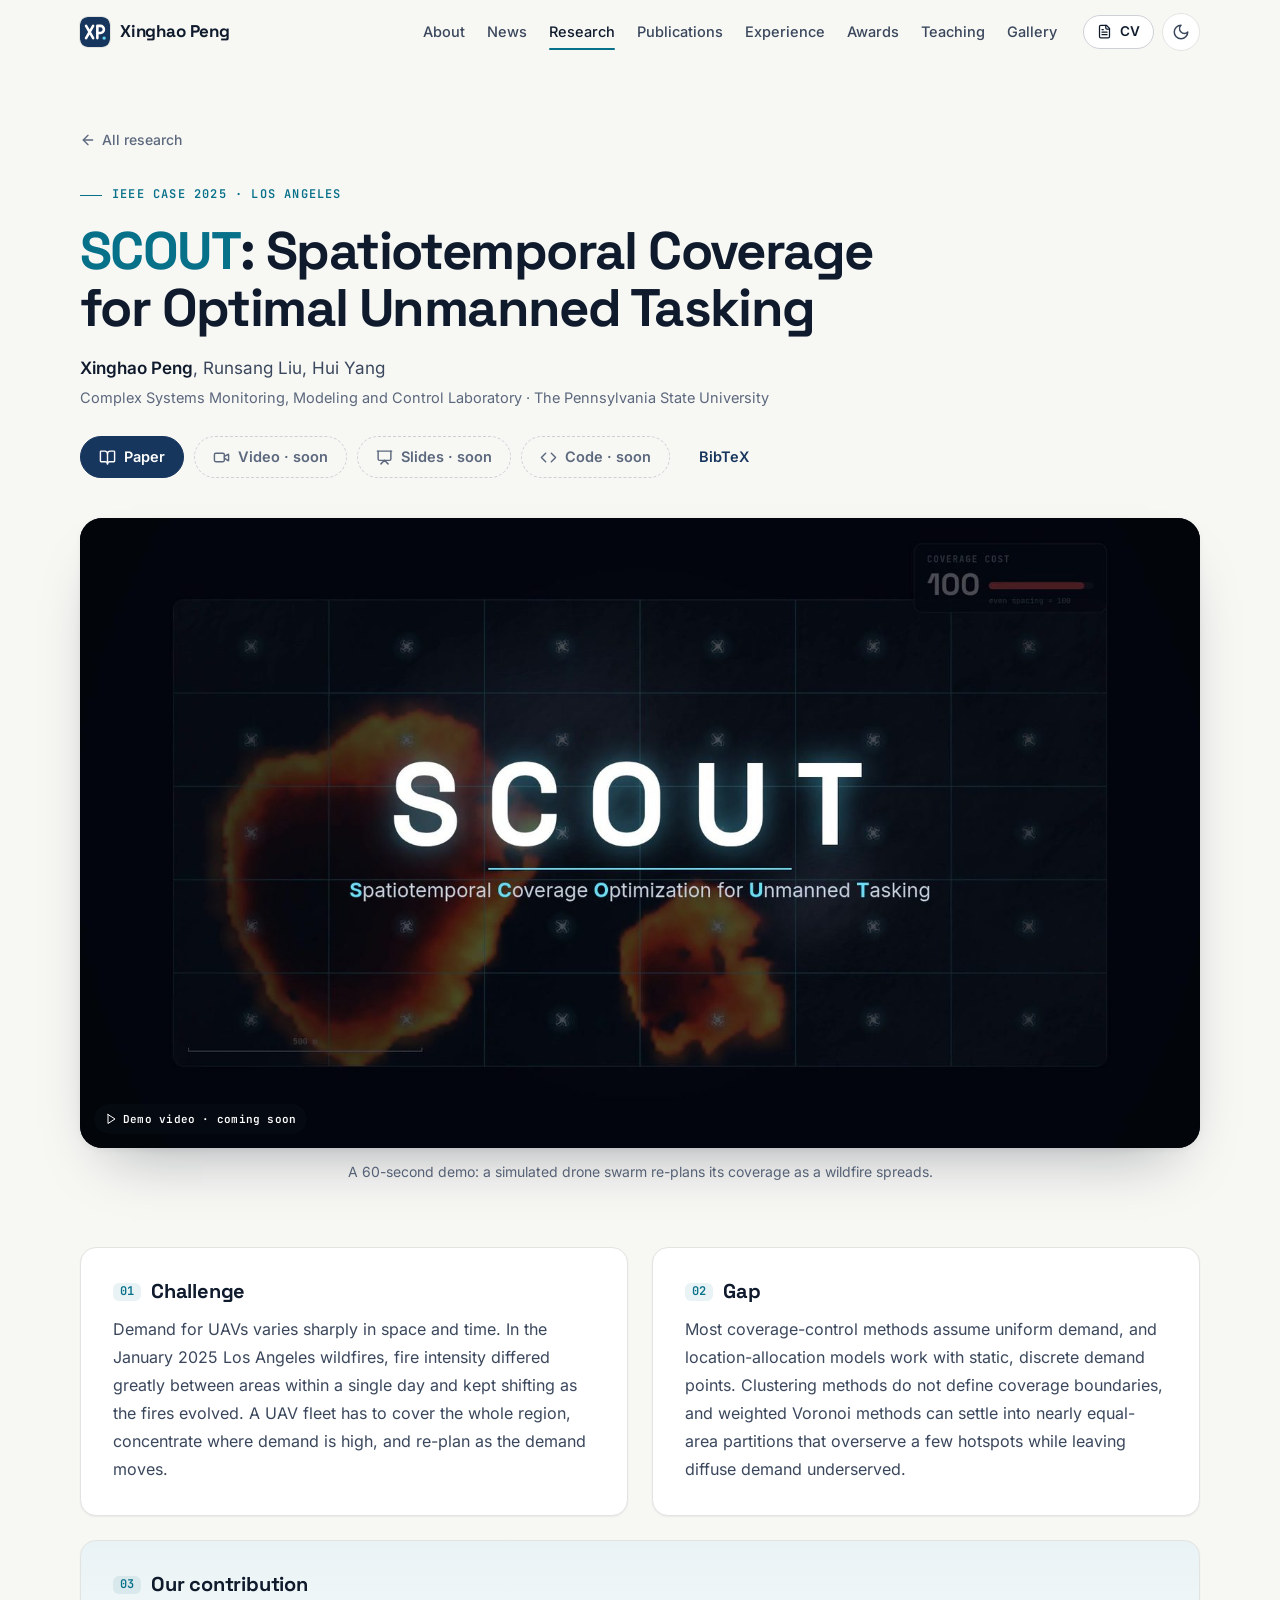
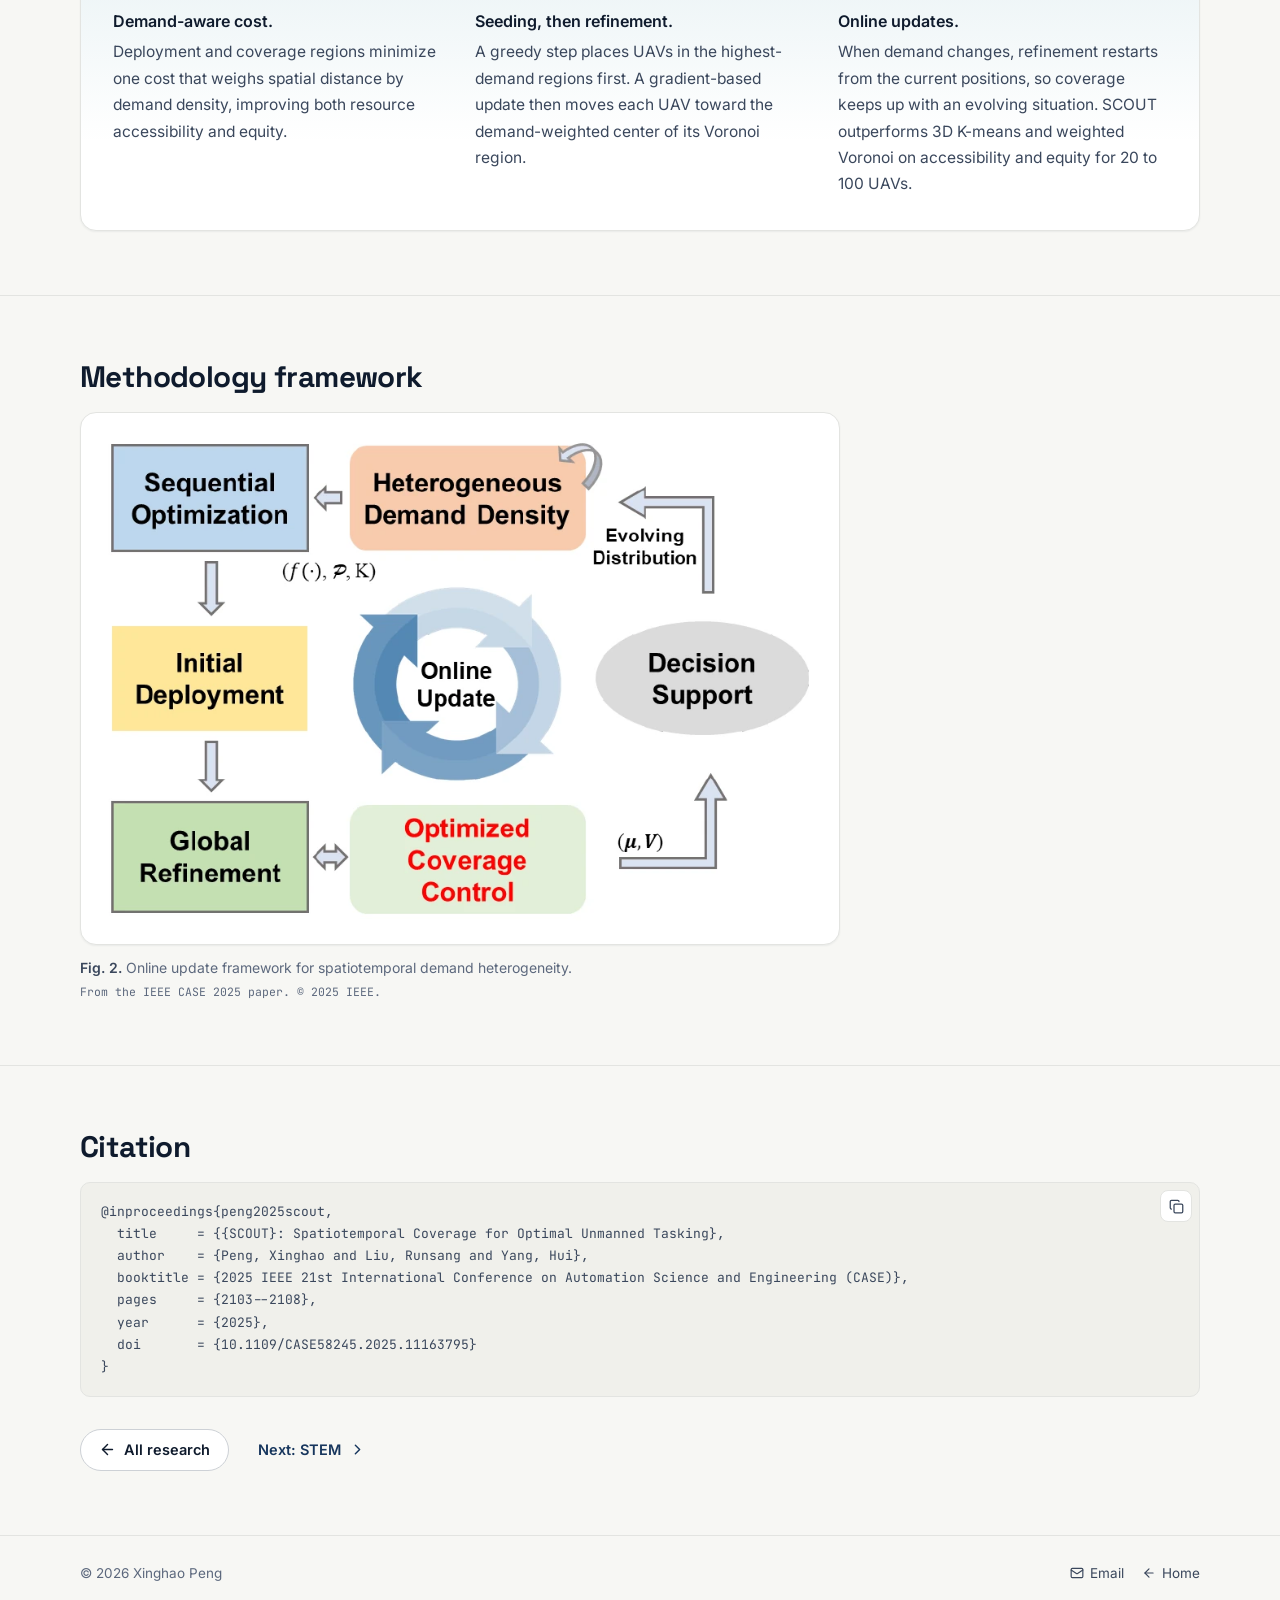
<file: projects/scout.html>
<!DOCTYPE html>
<html lang="en" data-theme="light">
<head>
  <meta charset="utf-8">
  <meta name="viewport" content="width=device-width, initial-scale=1">
  <title>SCOUT: UAV Coverage Control (IEEE CASE 2025) · Xinghao Peng</title>
  <meta name="description" content="SCOUT optimizes UAV deployment and coverage control under spatiotemporally heterogeneous demand, such as a spreading wildfire. IEEE CASE 2025. Paper, method, results, videos and citation.">
  <meta name="author" content="Xinghao Peng">
  <meta name="color-scheme" content="light dark">
  <meta name="theme-color" content="#f7f7f4">
  <link rel="canonical" href="https://jeremypxh.github.io/projects/scout.html">
  <meta property="og:type" content="article">
  <meta property="og:title" content="SCOUT: Spatiotemporal Coverage for Optimal Unmanned Tasking">
  <meta property="og:description" content="UAV deployment and coverage control under spatiotemporally heterogeneous demand. IEEE CASE 2025.">
  <meta property="og:url" content="https://jeremypxh.github.io/projects/scout.html">
  <meta property="og:image" content="https://jeremypxh.github.io/assets/img/projects/scout-poster.jpg">
  <meta name="twitter:card" content="summary_large_image">
  <link rel="icon" href="../assets/img/favicon.svg" type="image/svg+xml">
  <link rel="icon" href="../assets/img/favicon-32.png" sizes="32x32" type="image/png">
  <link rel="apple-touch-icon" href="../assets/img/apple-touch-icon.png">
  <link rel="stylesheet" href="../assets/css/style.css">
  <script>
    (function () {
      var d = document.documentElement, t = null;
      d.classList.add("js");
      try { t = localStorage.getItem("theme"); } catch (e) {}
      if (t !== "light" && t !== "dark") t = window.matchMedia && window.matchMedia("(prefers-color-scheme: dark)").matches ? "dark" : "light";
      d.setAttribute("data-theme", t);
    })();
  </script>
  <script src="../assets/js/main.js" defer></script>
</head>
<body>
<!-- icon sprite:start (generated, do not edit) -->
<svg xmlns="http://www.w3.org/2000/svg" class="sprite" aria-hidden="true" focusable="false">
<!-- Icons: Lucide (ISC), Simple Icons (CC0), Font Awesome Free (CC BY 4.0) -->
<symbol id="i-github" viewBox="0 0 24 24"><g fill="currentColor"><path d="M12 .297c-6.63 0-12 5.373-12 12 0 5.303 3.438 9.8 8.205 11.385.6.113.82-.258.82-.577 0-.285-.01-1.04-.015-2.04-3.338.724-4.042-1.61-4.042-1.61C4.422 18.07 3.633 17.7 3.633 17.7c-1.087-.744.084-.729.084-.729 1.205.084 1.838 1.236 1.838 1.236 1.07 1.835 2.809 1.305 3.495.998.108-.776.417-1.305.76-1.605-2.665-.3-5.466-1.332-5.466-5.93 0-1.31.465-2.38 1.235-3.22-.135-.303-.54-1.523.105-3.176 0 0 1.005-.322 3.3 1.23.96-.267 1.98-.399 3-.405 1.02.006 2.04.138 3 .405 2.28-1.552 3.285-1.23 3.285-1.23.645 1.653.24 2.873.12 3.176.765.84 1.23 1.91 1.23 3.22 0 4.61-2.805 5.625-5.475 5.92.42.36.81 1.096.81 2.22 0 1.606-.015 2.896-.015 3.286 0 .315.21.69.825.57C20.565 22.092 24 17.592 24 12.297c0-6.627-5.373-12-12-12"></path></g></symbol>
<symbol id="i-scholar" viewBox="0 0 24 24"><g fill="currentColor"><path d="M5.242 13.769L0 9.5 12 0l12 9.5-5.242 4.269C17.548 11.249 14.978 9.5 12 9.5c-2.977 0-5.548 1.748-6.758 4.269zM12 10a7 7 0 1 0 0 14 7 7 0 0 0 0-14z"></path></g></symbol>
<symbol id="i-orcid" viewBox="0 0 24 24"><g fill="currentColor"><path d="M12 0C5.372 0 0 5.372 0 12s5.372 12 12 12 12-5.372 12-12S18.628 0 12 0zM7.369 4.378c.525 0 .947.431.947.947s-.422.947-.947.947a.95.95 0 0 1-.947-.947c0-.525.422-.947.947-.947zm-.722 3.038h1.444v10.041H6.647V7.416zm3.562 0h3.9c3.712 0 5.344 2.653 5.344 5.025 0 2.578-2.016 5.025-5.325 5.025h-3.919V7.416zm1.444 1.303v7.444h2.297c3.272 0 4.022-2.484 4.022-3.722 0-2.016-1.284-3.722-4.097-3.722h-2.222z"></path></g></symbol>
<symbol id="i-youtube" viewBox="0 0 24 24"><g fill="currentColor"><path d="M23.498 6.186a3.016 3.016 0 0 0-2.122-2.136C19.505 3.545 12 3.545 12 3.545s-7.505 0-9.377.505A3.017 3.017 0 0 0 .502 6.186C0 8.07 0 12 0 12s0 3.93.502 5.814a3.016 3.016 0 0 0 2.122 2.136c1.871.505 9.376.505 9.376.505s7.505 0 9.377-.505a3.015 3.015 0 0 0 2.122-2.136C24 15.93 24 12 24 12s0-3.93-.502-5.814zM9.545 15.568V8.432L15.818 12l-6.273 3.568z"></path></g></symbol>
<symbol id="i-mail" viewBox="0 0 24 24"><g fill="none" stroke="currentColor" stroke-width="2" stroke-linecap="round" stroke-linejoin="round"><rect width="20" height="16" x="2" y="4" rx="2"></rect><path d="m22 7-8.97 5.7a1.94 1.94 0 0 1-2.06 0L2 7"></path></g></symbol>
<symbol id="i-file" viewBox="0 0 24 24"><g fill="none" stroke="currentColor" stroke-width="2" stroke-linecap="round" stroke-linejoin="round"><path d="M15 2H6a2 2 0 0 0-2 2v16a2 2 0 0 0 2 2h12a2 2 0 0 0 2-2V7Z"></path><path d="M14 2v4a2 2 0 0 0 2 2h4"></path><path d="M10 9H8"></path><path d="M16 13H8"></path><path d="M16 17H8"></path></g></symbol>
<symbol id="i-sun" viewBox="0 0 24 24"><g fill="none" stroke="currentColor" stroke-width="2" stroke-linecap="round" stroke-linejoin="round"><circle cx="12" cy="12" r="4"></circle><path d="M12 2v2"></path><path d="M12 20v2"></path><path d="m4.93 4.93 1.41 1.41"></path><path d="m17.66 17.66 1.41 1.41"></path><path d="M2 12h2"></path><path d="M20 12h2"></path><path d="m6.34 17.66-1.41 1.41"></path><path d="m19.07 4.93-1.41 1.41"></path></g></symbol>
<symbol id="i-moon" viewBox="0 0 24 24"><g fill="none" stroke="currentColor" stroke-width="2" stroke-linecap="round" stroke-linejoin="round"><path d="M12 3a6 6 0 0 0 9 9 9 9 0 1 1-9-9Z"></path></g></symbol>
<symbol id="i-menu" viewBox="0 0 24 24"><g fill="none" stroke="currentColor" stroke-width="2" stroke-linecap="round" stroke-linejoin="round"><line x1="4" x2="20" y1="12" y2="12"></line><line x1="4" x2="20" y1="6" y2="6"></line><line x1="4" x2="20" y1="18" y2="18"></line></g></symbol>
<symbol id="i-x" viewBox="0 0 24 24"><g fill="none" stroke="currentColor" stroke-width="2" stroke-linecap="round" stroke-linejoin="round"><path d="M18 6 6 18"></path><path d="m6 6 12 12"></path></g></symbol>
<symbol id="i-arrow-up-right" viewBox="0 0 24 24"><g fill="none" stroke="currentColor" stroke-width="2" stroke-linecap="round" stroke-linejoin="round"><path d="M7 7h10v10"></path><path d="M7 17 17 7"></path></g></symbol>
<symbol id="i-play" viewBox="0 0 24 24"><g fill="none" stroke="currentColor" stroke-width="2" stroke-linecap="round" stroke-linejoin="round"><polygon points="6 3 20 12 6 21 6 3"></polygon></g></symbol>
<symbol id="i-copy" viewBox="0 0 24 24"><g fill="none" stroke="currentColor" stroke-width="2" stroke-linecap="round" stroke-linejoin="round"><rect width="14" height="14" x="8" y="8" rx="2" ry="2"></rect><path d="M4 16c-1.1 0-2-.9-2-2V4c0-1.1.9-2 2-2h10c1.1 0 2 .9 2 2"></path></g></symbol>
<symbol id="i-check" viewBox="0 0 24 24"><g fill="none" stroke="currentColor" stroke-width="2" stroke-linecap="round" stroke-linejoin="round"><path d="M20 6 9 17l-5-5"></path></g></symbol>
<symbol id="i-pin" viewBox="0 0 24 24"><g fill="none" stroke="currentColor" stroke-width="2" stroke-linecap="round" stroke-linejoin="round"><path d="M20 10c0 4.993-5.539 10.193-7.399 11.799a1 1 0 0 1-1.202 0C9.539 20.193 4 14.993 4 10a8 8 0 0 1 16 0"></path><circle cx="12" cy="10" r="3"></circle></g></symbol>
<symbol id="i-award" viewBox="0 0 24 24"><g fill="none" stroke="currentColor" stroke-width="2" stroke-linecap="round" stroke-linejoin="round"><path d="m15.477 12.89 1.515 8.526a.5.5 0 0 1-.81.47l-3.58-2.687a1 1 0 0 0-1.197 0l-3.586 2.686a.5.5 0 0 1-.81-.469l1.514-8.526"></path><circle cx="12" cy="8" r="6"></circle></g></symbol>
<symbol id="i-arrow-left" viewBox="0 0 24 24"><g fill="none" stroke="currentColor" stroke-width="2" stroke-linecap="round" stroke-linejoin="round"><path d="m12 19-7-7 7-7"></path><path d="M19 12H5"></path></g></symbol>
<symbol id="i-chev-left" viewBox="0 0 24 24"><g fill="none" stroke="currentColor" stroke-width="2" stroke-linecap="round" stroke-linejoin="round"><path d="m15 18-6-6 6-6"></path></g></symbol>
<symbol id="i-chev-right" viewBox="0 0 24 24"><g fill="none" stroke="currentColor" stroke-width="2" stroke-linecap="round" stroke-linejoin="round"><path d="m9 18 6-6-6-6"></path></g></symbol>
<symbol id="i-download" viewBox="0 0 24 24"><g fill="none" stroke="currentColor" stroke-width="2" stroke-linecap="round" stroke-linejoin="round"><path d="M21 15v4a2 2 0 0 1-2 2H5a2 2 0 0 1-2-2v-4"></path><polyline points="7 10 12 15 17 10"></polyline><line x1="12" x2="12" y1="15" y2="3"></line></g></symbol>
<symbol id="i-grad" viewBox="0 0 24 24"><g fill="none" stroke="currentColor" stroke-width="2" stroke-linecap="round" stroke-linejoin="round"><path d="M21.42 10.922a1 1 0 0 0-.019-1.838L12.83 5.18a2 2 0 0 0-1.66 0L2.6 9.08a1 1 0 0 0 0 1.832l8.57 3.908a2 2 0 0 0 1.66 0z"></path><path d="M22 10v6"></path><path d="M6 12.5V16a6 3 0 0 0 12 0v-3.5"></path></g></symbol>
<symbol id="i-briefcase" viewBox="0 0 24 24"><g fill="none" stroke="currentColor" stroke-width="2" stroke-linecap="round" stroke-linejoin="round"><path d="M16 20V4a2 2 0 0 0-2-2h-4a2 2 0 0 0-2 2v16"></path><rect width="20" height="14" x="2" y="6" rx="2"></rect></g></symbol>
<symbol id="i-mic" viewBox="0 0 24 24"><g fill="none" stroke="currentColor" stroke-width="2" stroke-linecap="round" stroke-linejoin="round"><path d="M12 2a3 3 0 0 0-3 3v7a3 3 0 0 0 6 0V5a3 3 0 0 0-3-3Z"></path><path d="M19 10v2a7 7 0 0 1-14 0v-2"></path><line x1="12" x2="12" y1="19" y2="22"></line></g></symbol>
<symbol id="i-book" viewBox="0 0 24 24"><g fill="none" stroke="currentColor" stroke-width="2" stroke-linecap="round" stroke-linejoin="round"><path d="M12 7v14"></path><path d="M3 18a1 1 0 0 1-1-1V4a1 1 0 0 1 1-1h5a4 4 0 0 1 4 4 4 4 0 0 1 4-4h5a1 1 0 0 1 1 1v13a1 1 0 0 1-1 1h-6a3 3 0 0 0-3 3 3 3 0 0 0-3-3z"></path></g></symbol>
<symbol id="i-code" viewBox="0 0 24 24"><g fill="none" stroke="currentColor" stroke-width="2" stroke-linecap="round" stroke-linejoin="round"><polyline points="16 18 22 12 16 6"></polyline><polyline points="8 6 2 12 8 18"></polyline></g></symbol>
<symbol id="i-slides" viewBox="0 0 24 24"><g fill="none" stroke="currentColor" stroke-width="2" stroke-linecap="round" stroke-linejoin="round"><path d="M2 3h20"></path><path d="M21 3v11a2 2 0 0 1-2 2H5a2 2 0 0 1-2-2V3"></path><path d="m7 21 5-5 5 5"></path></g></symbol>
<symbol id="i-image" viewBox="0 0 24 24"><g fill="none" stroke="currentColor" stroke-width="2" stroke-linecap="round" stroke-linejoin="round"><rect width="18" height="18" x="3" y="3" rx="2" ry="2"></rect><circle cx="9" cy="9" r="2"></circle><path d="m21 15-3.086-3.086a2 2 0 0 0-2.828 0L6 21"></path></g></symbol>
<symbol id="i-video" viewBox="0 0 24 24"><g fill="none" stroke="currentColor" stroke-width="2" stroke-linecap="round" stroke-linejoin="round"><path d="m16 13 5.223 3.482a.5.5 0 0 0 .777-.416V7.87a.5.5 0 0 0-.752-.432L16 10.5"></path><rect x="2" y="6" width="14" height="12" rx="2"></rect></g></symbol>
<symbol id="i-arrow-up" viewBox="0 0 24 24"><g fill="none" stroke="currentColor" stroke-width="2" stroke-linecap="round" stroke-linejoin="round"><path d="m5 12 7-7 7 7"></path><path d="M12 19V5"></path></g></symbol>
<symbol id="i-trophy" viewBox="0 0 24 24"><g fill="none" stroke="currentColor" stroke-width="2" stroke-linecap="round" stroke-linejoin="round"><path d="M6 9H4.5a2.5 2.5 0 0 1 0-5H6"></path><path d="M18 9h1.5a2.5 2.5 0 0 0 0-5H18"></path><path d="M4 22h16"></path><path d="M10 14.66V17c0 .55-.47.98-.97 1.21C7.85 18.75 7 20.24 7 22"></path><path d="M14 14.66V17c0 .55.47.98.97 1.21C16.15 18.75 17 20.24 17 22"></path><path d="M18 2H6v7a6 6 0 0 0 12 0V2Z"></path></g></symbol>
<symbol id="i-users" viewBox="0 0 24 24"><g fill="none" stroke="currentColor" stroke-width="2" stroke-linecap="round" stroke-linejoin="round"><path d="M16 21v-2a4 4 0 0 0-4-4H6a4 4 0 0 0-4 4v2"></path><circle cx="9" cy="7" r="4"></circle><path d="M22 21v-2a4 4 0 0 0-3-3.87"></path><path d="M16 3.13a4 4 0 0 1 0 7.75"></path></g></symbol>
<symbol id="i-link" viewBox="0 0 24 24"><g fill="none" stroke="currentColor" stroke-width="2" stroke-linecap="round" stroke-linejoin="round"><path d="M10 13a5 5 0 0 0 7.54.54l3-3a5 5 0 0 0-7.07-7.07l-1.72 1.71"></path><path d="M14 11a5 5 0 0 0-7.54-.54l-3 3a5 5 0 0 0 7.07 7.07l1.71-1.71"></path></g></symbol>
<symbol id="i-linkedin" viewBox="0 0 448 512"><g fill="currentColor"><path d="M416 32H31.9C14.3 32 0 46.5 0 64.3v383.4C0 465.5 14.3 480 31.9 480H416c17.6 0 32-14.5 32-32.3V64.3c0-17.8-14.4-32.3-32-32.3zM135.4 416H69V202.2h66.5V416zm-33.2-243c-21.3 0-38.5-17.3-38.5-38.5S80.9 96 102.2 96c21.2 0 38.5 17.3 38.5 38.5 0 21.3-17.2 38.5-38.5 38.5zm282.1 243h-66.4V312c0-24.8-.5-56.7-34.5-56.7-34.6 0-39.9 27-39.9 54.9V416h-66.4V202.2h63.7v29.2h.9c8.9-16.8 30.6-34.5 62.9-34.5 67.2 0 79.7 44.3 79.7 101.9V416z"></path></g></symbol>
</svg>
<!-- icon sprite:end -->

<a class="skip-link" href="#main">Skip to content</a>

<header class="site-header">
  <div class="container header-inner">
    <a class="brand" href="../index.html">
      <img src="../assets/img/favicon.svg" alt="" width="30" height="30">
      <span>Xinghao Peng</span>
    </a>
    <nav class="nav" id="site-nav" aria-label="Primary">
      <a href="../index.html#about">About</a>
      <a href="../index.html#news">News</a>
      <a href="../index.html#research" class="is-active">Research</a>
      <a href="../index.html#publications">Publications</a>
      <a href="../index.html#experience">Experience</a>
      <a href="../index.html#awards">Awards</a>
      <a href="../index.html#teaching">Teaching</a>
      <a href="../index.html#gallery">Gallery</a>
    </nav>
    <div class="header-actions">
      <a class="btn btn-sm header-cv" href="../assets/cv/Xinghao_Peng_CV.pdf" target="_blank" rel="noopener"><svg class="icon" aria-hidden="true"><use href="#i-file"/></svg>CV</a>
      <button class="icon-btn theme-toggle" type="button" data-theme-toggle aria-pressed="false" aria-label="Switch to dark theme">
        <svg class="icon i-moon" aria-hidden="true"><use href="#i-moon"/></svg>
        <svg class="icon i-sun" aria-hidden="true"><use href="#i-sun"/></svg>
      </button>
      <button class="icon-btn menu-toggle" type="button" data-menu-toggle aria-controls="site-nav" aria-expanded="false" aria-label="Menu">
        <svg class="icon i-open" aria-hidden="true"><use href="#i-menu"/></svg>
        <svg class="icon i-close" aria-hidden="true"><use href="#i-x"/></svg>
      </button>
    </div>
  </div>
</header>

<main id="main">
  <section class="proj-hero">
    <div class="container">
      <a class="back-link" href="../index.html#research"><svg class="icon" aria-hidden="true"><use href="#i-arrow-left"/></svg>All research</a>
      <p class="eyebrow">IEEE CASE 2025 · Los Angeles</p>
      <h1 class="proj-title"><span class="acc">SCOUT</span>: Spatiotemporal Coverage for Optimal Unmanned Tasking</h1>
      <p class="proj-authors"><a href="../index.html">Xinghao Peng</a>, Runsang Liu, Hui Yang</p>
      <p class="proj-affil">Complex Systems Monitoring, Modeling and Control Laboratory · The Pennsylvania State University</p>
      <div class="proj-links">
        <a class="btn btn-primary" href="https://doi.org/10.1109/CASE58245.2025.11163795" target="_blank" rel="noopener"><svg class="icon" aria-hidden="true"><use href="#i-book"/></svg>Paper</a>
        <!-- TODO: when ready, turn each of these into a link, e.g.
             <a class="btn" href="../assets/videos/scout-demo.mp4"><svg class="icon" aria-hidden="true"><use href="#i-video"/></svg>Video</a> -->
        <span class="btn is-disabled" aria-disabled="true"><svg class="icon" aria-hidden="true"><use href="#i-video"/></svg>Video · soon</span>
        <span class="btn is-disabled" aria-disabled="true"><svg class="icon" aria-hidden="true"><use href="#i-slides"/></svg>Slides · soon</span>
        <span class="btn is-disabled" aria-disabled="true"><svg class="icon" aria-hidden="true"><use href="#i-code"/></svg>Code · soon</span>
        <a class="btn btn-ghost" href="#citation">BibTeX</a>
      </div>
    </div>
  </section>

  <section class="container" aria-label="Demo video">
    <figure class="teaser">
      <!-- VIDEO SLOT. Replace the whole <div class="media-frame">…</div> with ONE of:
           (a) MP4 in this repo (keep it under ~50 MB):
               <div class="media-frame"><video controls playsinline preload="metadata" poster="../assets/img/projects/scout-poster.jpg">
                 <source src="../assets/videos/scout-demo.mp4" type="video/mp4"></video></div>
           (b) YouTube:
               <div class="media-frame"><iframe src="https://www.youtube-nocookie.com/embed/VIDEO_ID" title="SCOUT demo video"
                 allow="accelerometer; encrypted-media; gyroscope; picture-in-picture; fullscreen" loading="lazy"></iframe></div> -->
      <div class="media-frame">
        <img src="../assets/img/projects/scout-poster.jpg" width="1600" height="900" alt="SCOUT demo video title frame over a simulated wildfire and a grid of drones" fetchpriority="high">
        <span class="media-badge"><svg class="icon" aria-hidden="true"><use href="#i-play"/></svg>Demo video · coming soon</span>
      </div>
      <figcaption class="cap">A 60-second demo: a simulated drone swarm re-plans its coverage as a wildfire spreads.</figcaption>
    </figure>
  </section>

  <section class="proj-section">
    <div class="container">
      <div class="cgc">
        <article class="cgc-card reveal">
          <h2><span>01</span>Challenge</h2>
          <p>Demand for UAVs varies sharply in space and time. In the January 2025 Los Angeles wildfires, fire intensity differed greatly between areas within a single day and kept shifting as the fires evolved. A UAV fleet has to cover the whole region, concentrate where demand is high, and re-plan as the demand moves.</p>
        </article>
        <article class="cgc-card reveal">
          <h2><span>02</span>Gap</h2>
          <p>Most coverage-control methods assume uniform demand, and location-allocation models work with static, discrete demand points. Clustering methods do not define coverage boundaries, and weighted Voronoi methods can settle into nearly equal-area partitions that overserve a few hotspots while leaving diffuse demand underserved.</p>
        </article>
        <article class="cgc-card cgc-card--wide cgc-card--accent reveal">
          <h2><span>03</span>Our contribution</h2>
          <ol class="contrib">
            <li><strong>Demand-aware cost.</strong> Deployment and coverage regions minimize one cost that weighs spatial distance by demand density, improving both resource accessibility and equity.</li>
            <li><strong>Seeding, then refinement.</strong> A greedy step places UAVs in the highest-demand regions first. A gradient-based update then moves each UAV toward the demand-weighted center of its Voronoi region.</li>
            <li><strong>Online updates.</strong> When demand changes, refinement restarts from the current positions, so coverage keeps up with an evolving situation. SCOUT outperforms 3D K-means and weighted Voronoi on accessibility and equity for 20 to 100 UAVs.</li>
          </ol>
        </article>
      </div>
    </div>
  </section>

  <section class="proj-section">
    <div class="container">
      <h2 class="reveal">Methodology framework</h2>
      <figure class="paper-fig reveal paper-fig--narrow">
        <a class="paper-fig-media" href="../assets/img/projects/scout/fig2-framework.webp" data-lightbox="figs" data-title="Fig. 2 · Online update framework" data-meta="SCOUT · IEEE CASE 2025">
          <img src="../assets/img/projects/scout/fig2-framework.webp" width="887" height="609" alt="Flowchart: heterogeneous demand density feeds sequential optimization, initial deployment and global refinement, which produce optimized coverage control and decision support, with an online update loop as the demand evolves" loading="lazy" decoding="async">
        </a>
        <figcaption><strong>Fig. 2.</strong> Online update framework for spatiotemporal demand heterogeneity. <span class="fig-src">From the IEEE CASE 2025 paper. © 2025 IEEE.</span></figcaption>
      </figure>
    </div>
  </section>

  <section class="proj-section" id="citation">
    <div class="container">
      <h2 class="reveal">Citation</h2>
      <div class="bib-block reveal">
<pre id="bib-scout">@inproceedings{peng2025scout,
  title     = {{SCOUT}: Spatiotemporal Coverage for Optimal Unmanned Tasking},
  author    = {Peng, Xinghao and Liu, Runsang and Yang, Hui},
  booktitle = {2025 IEEE 21st International Conference on Automation Science and Engineering (CASE)},
  pages     = {2103--2108},
  year      = {2025},
  doi       = {10.1109/CASE58245.2025.11163795}
}</pre>
        <button class="icon-btn copy-btn" type="button" data-copy="bib-scout" aria-label="Copy BibTeX"><svg class="icon i-copy" aria-hidden="true"><use href="#i-copy"/></svg><svg class="icon i-check" aria-hidden="true"><use href="#i-check"/></svg></button>
      </div>
      <div class="proj-links proj-links--end">
        <a class="btn" href="../index.html#research"><svg class="icon" aria-hidden="true"><use href="#i-arrow-left"/></svg>All research</a>
        <a class="btn btn-ghost" href="stem.html">Next: STEM<svg class="icon" aria-hidden="true"><use href="#i-chev-right"/></svg></a>
      </div>
    </div>
  </section>
</main>

<footer class="site-footer">
  <div class="container footer-inner">
    <p class="footer-copy">© <span data-year>2026</span> Xinghao Peng</p>
    <div class="footer-links">
      <a href="mailto:xzp5060@psu.edu"><svg class="icon" aria-hidden="true"><use href="#i-mail"/></svg>Email</a>
      <a href="../index.html"><svg class="icon" aria-hidden="true"><use href="#i-arrow-left"/></svg>Home</a>
    </div>
  </div>
</footer>

<dialog class="lightbox" id="lightbox" aria-labelledby="lb-title">
  <h2 id="lb-title" class="visually-hidden">Image viewer</h2>
  <span class="lb-count"></span>
  <button class="lb-btn lb-close" type="button" aria-label="Close"><svg class="icon" aria-hidden="true"><use href="#i-x"/></svg></button>
  <button class="lb-btn lb-prev" type="button" aria-label="Previous image"><svg class="icon" aria-hidden="true"><use href="#i-chev-left"/></svg></button>
  <figure class="lb-figure">
    <img src="[data-uri]" alt="">
    <figcaption class="lb-cap"><strong></strong><span></span></figcaption>
  </figure>
  <button class="lb-btn lb-next" type="button" aria-label="Next image"><svg class="icon" aria-hidden="true"><use href="#i-chev-right"/></svg></button>
</dialog>
</body>
</html>
</file>
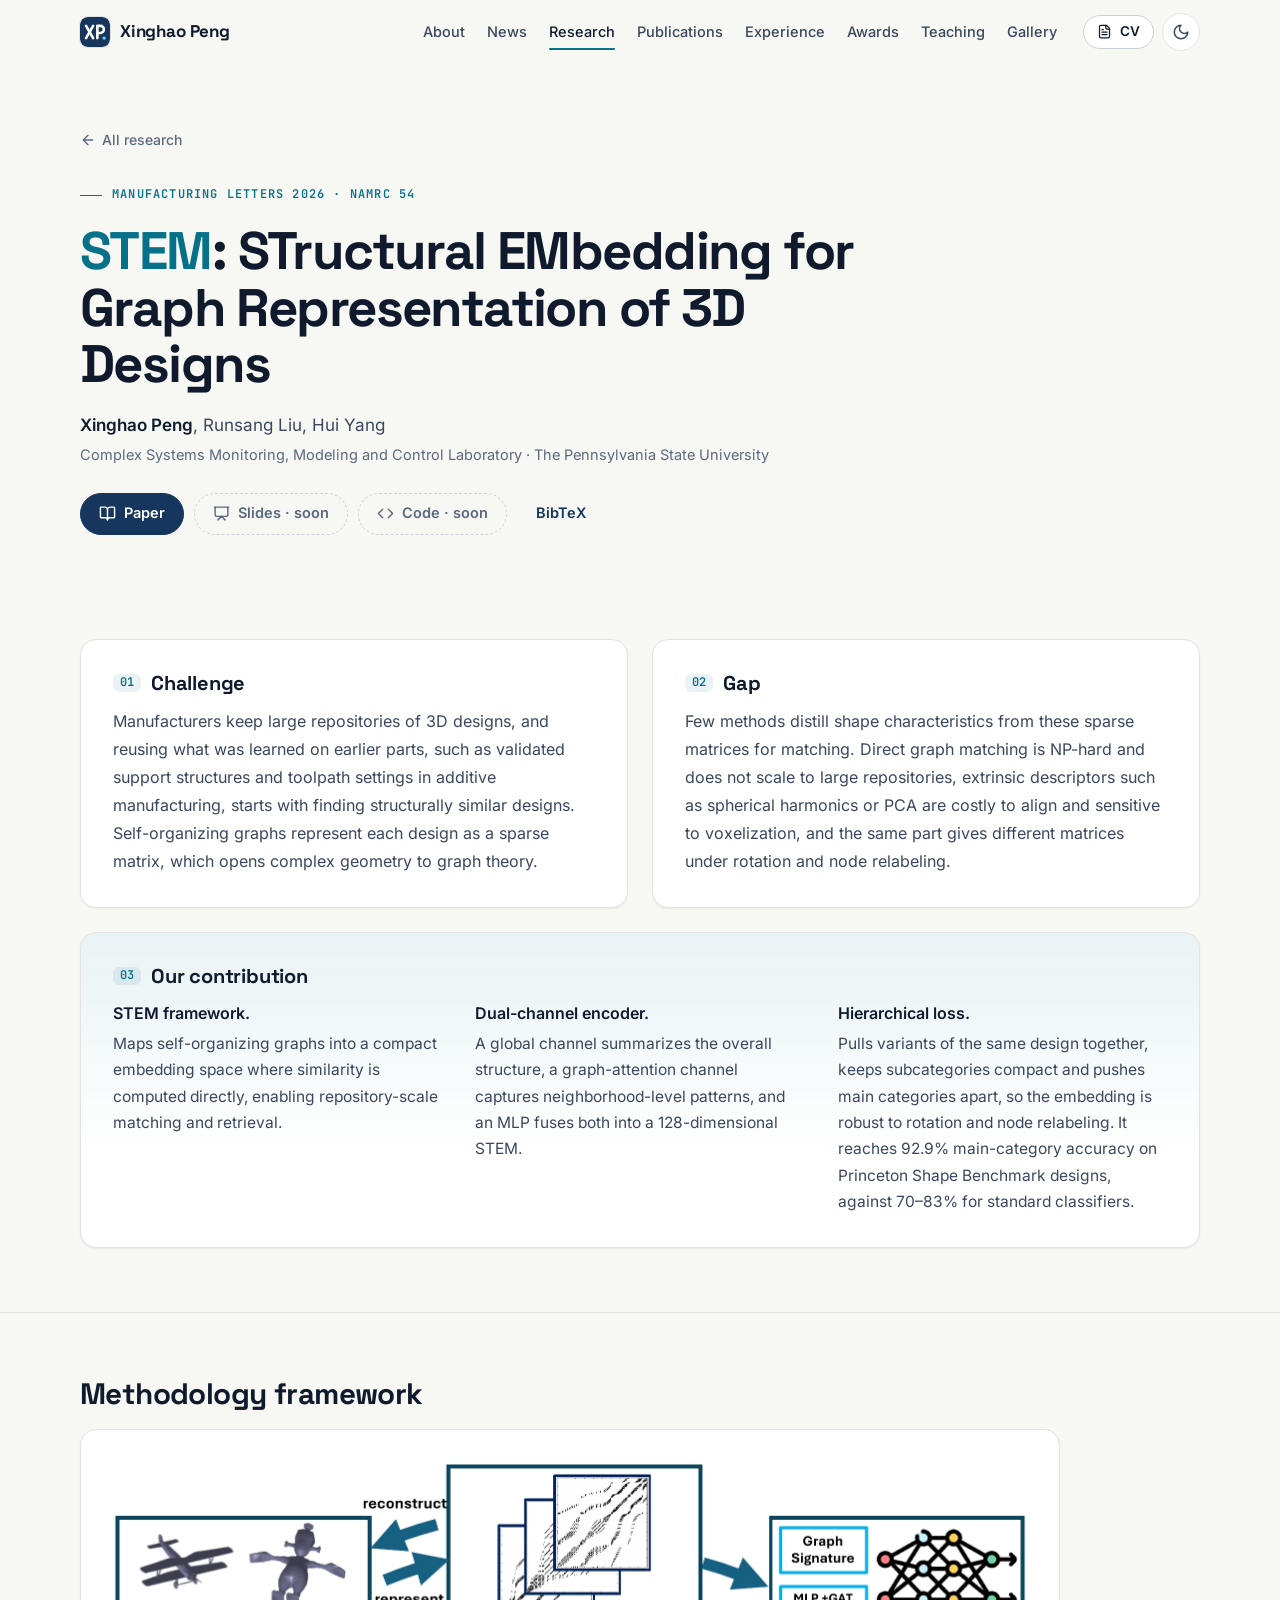
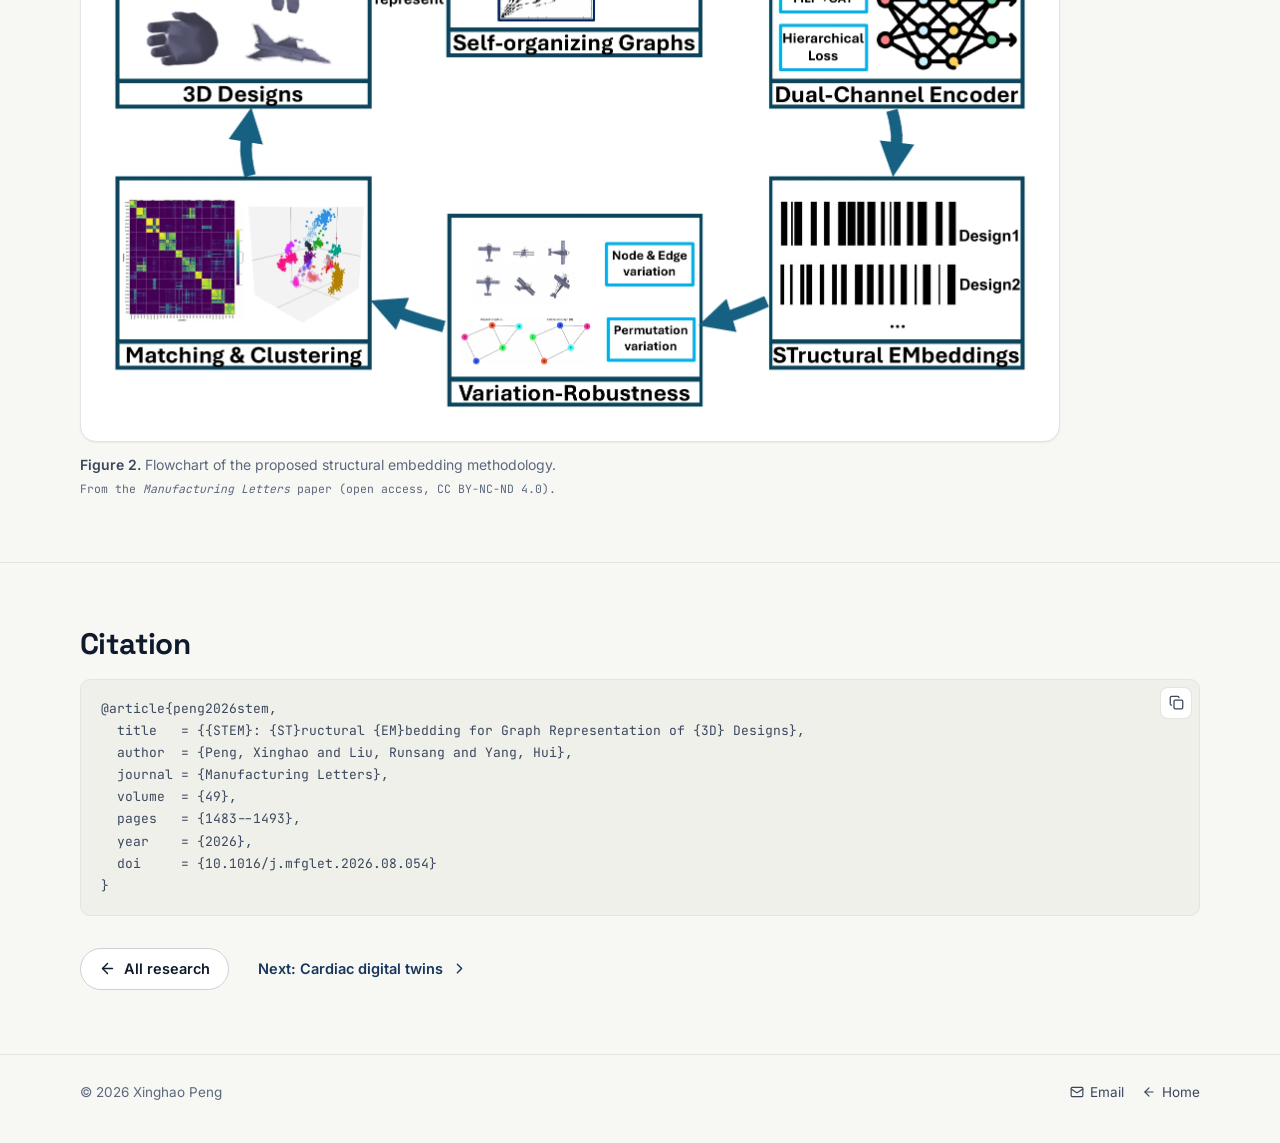
<file: projects/stem.html>
<!DOCTYPE html>
<html lang="en" data-theme="light">
<head>
  <meta charset="utf-8">
  <meta name="viewport" content="width=device-width, initial-scale=1">
  <title>STEM: Structural Embeddings for 3D Design Retrieval · Xinghao Peng</title>
  <meta name="description" content="STEM encodes self-organizing graphs of 3D designs into structural embeddings for matching and retrieval. Manufacturing Letters 2026, NAMRC 54. Paper, method, results and citation.">
  <meta name="author" content="Xinghao Peng">
  <meta name="color-scheme" content="light dark">
  <meta name="theme-color" content="#f7f7f4">
  <link rel="canonical" href="https://jeremypxh.github.io/projects/stem.html">
  <meta property="og:type" content="article">
  <meta property="og:title" content="STEM: STructural EMbedding for Graph Representation of 3D Designs">
  <meta property="og:description" content="Structural embeddings for matching and retrieving 3D designs. Manufacturing Letters 2026 · NAMRC 54.">
  <meta property="og:url" content="https://jeremypxh.github.io/projects/stem.html">
  <meta property="og:image" content="https://jeremypxh.github.io/assets/img/og-image.jpg">
  <meta name="twitter:card" content="summary_large_image">
  <link rel="icon" href="../assets/img/favicon.svg" type="image/svg+xml">
  <link rel="icon" href="../assets/img/favicon-32.png" sizes="32x32" type="image/png">
  <link rel="apple-touch-icon" href="../assets/img/apple-touch-icon.png">
  <link rel="stylesheet" href="../assets/css/style.css">
  <script>
    (function () {
      var d = document.documentElement, t = null;
      d.classList.add("js");
      try { t = localStorage.getItem("theme"); } catch (e) {}
      if (t !== "light" && t !== "dark") t = window.matchMedia && window.matchMedia("(prefers-color-scheme: dark)").matches ? "dark" : "light";
      d.setAttribute("data-theme", t);
    })();
  </script>
  <script src="../assets/js/main.js" defer></script>
</head>
<body>
<!-- icon sprite:start (generated, do not edit) -->
<svg xmlns="http://www.w3.org/2000/svg" class="sprite" aria-hidden="true" focusable="false">
<!-- Icons: Lucide (ISC), Simple Icons (CC0), Font Awesome Free (CC BY 4.0) -->
<symbol id="i-github" viewBox="0 0 24 24"><g fill="currentColor"><path d="M12 .297c-6.63 0-12 5.373-12 12 0 5.303 3.438 9.8 8.205 11.385.6.113.82-.258.82-.577 0-.285-.01-1.04-.015-2.04-3.338.724-4.042-1.61-4.042-1.61C4.422 18.07 3.633 17.7 3.633 17.7c-1.087-.744.084-.729.084-.729 1.205.084 1.838 1.236 1.838 1.236 1.07 1.835 2.809 1.305 3.495.998.108-.776.417-1.305.76-1.605-2.665-.3-5.466-1.332-5.466-5.93 0-1.31.465-2.38 1.235-3.22-.135-.303-.54-1.523.105-3.176 0 0 1.005-.322 3.3 1.23.96-.267 1.98-.399 3-.405 1.02.006 2.04.138 3 .405 2.28-1.552 3.285-1.23 3.285-1.23.645 1.653.24 2.873.12 3.176.765.84 1.23 1.91 1.23 3.22 0 4.61-2.805 5.625-5.475 5.92.42.36.81 1.096.81 2.22 0 1.606-.015 2.896-.015 3.286 0 .315.21.69.825.57C20.565 22.092 24 17.592 24 12.297c0-6.627-5.373-12-12-12"></path></g></symbol>
<symbol id="i-scholar" viewBox="0 0 24 24"><g fill="currentColor"><path d="M5.242 13.769L0 9.5 12 0l12 9.5-5.242 4.269C17.548 11.249 14.978 9.5 12 9.5c-2.977 0-5.548 1.748-6.758 4.269zM12 10a7 7 0 1 0 0 14 7 7 0 0 0 0-14z"></path></g></symbol>
<symbol id="i-orcid" viewBox="0 0 24 24"><g fill="currentColor"><path d="M12 0C5.372 0 0 5.372 0 12s5.372 12 12 12 12-5.372 12-12S18.628 0 12 0zM7.369 4.378c.525 0 .947.431.947.947s-.422.947-.947.947a.95.95 0 0 1-.947-.947c0-.525.422-.947.947-.947zm-.722 3.038h1.444v10.041H6.647V7.416zm3.562 0h3.9c3.712 0 5.344 2.653 5.344 5.025 0 2.578-2.016 5.025-5.325 5.025h-3.919V7.416zm1.444 1.303v7.444h2.297c3.272 0 4.022-2.484 4.022-3.722 0-2.016-1.284-3.722-4.097-3.722h-2.222z"></path></g></symbol>
<symbol id="i-youtube" viewBox="0 0 24 24"><g fill="currentColor"><path d="M23.498 6.186a3.016 3.016 0 0 0-2.122-2.136C19.505 3.545 12 3.545 12 3.545s-7.505 0-9.377.505A3.017 3.017 0 0 0 .502 6.186C0 8.07 0 12 0 12s0 3.93.502 5.814a3.016 3.016 0 0 0 2.122 2.136c1.871.505 9.376.505 9.376.505s7.505 0 9.377-.505a3.015 3.015 0 0 0 2.122-2.136C24 15.93 24 12 24 12s0-3.93-.502-5.814zM9.545 15.568V8.432L15.818 12l-6.273 3.568z"></path></g></symbol>
<symbol id="i-mail" viewBox="0 0 24 24"><g fill="none" stroke="currentColor" stroke-width="2" stroke-linecap="round" stroke-linejoin="round"><rect width="20" height="16" x="2" y="4" rx="2"></rect><path d="m22 7-8.97 5.7a1.94 1.94 0 0 1-2.06 0L2 7"></path></g></symbol>
<symbol id="i-file" viewBox="0 0 24 24"><g fill="none" stroke="currentColor" stroke-width="2" stroke-linecap="round" stroke-linejoin="round"><path d="M15 2H6a2 2 0 0 0-2 2v16a2 2 0 0 0 2 2h12a2 2 0 0 0 2-2V7Z"></path><path d="M14 2v4a2 2 0 0 0 2 2h4"></path><path d="M10 9H8"></path><path d="M16 13H8"></path><path d="M16 17H8"></path></g></symbol>
<symbol id="i-sun" viewBox="0 0 24 24"><g fill="none" stroke="currentColor" stroke-width="2" stroke-linecap="round" stroke-linejoin="round"><circle cx="12" cy="12" r="4"></circle><path d="M12 2v2"></path><path d="M12 20v2"></path><path d="m4.93 4.93 1.41 1.41"></path><path d="m17.66 17.66 1.41 1.41"></path><path d="M2 12h2"></path><path d="M20 12h2"></path><path d="m6.34 17.66-1.41 1.41"></path><path d="m19.07 4.93-1.41 1.41"></path></g></symbol>
<symbol id="i-moon" viewBox="0 0 24 24"><g fill="none" stroke="currentColor" stroke-width="2" stroke-linecap="round" stroke-linejoin="round"><path d="M12 3a6 6 0 0 0 9 9 9 9 0 1 1-9-9Z"></path></g></symbol>
<symbol id="i-menu" viewBox="0 0 24 24"><g fill="none" stroke="currentColor" stroke-width="2" stroke-linecap="round" stroke-linejoin="round"><line x1="4" x2="20" y1="12" y2="12"></line><line x1="4" x2="20" y1="6" y2="6"></line><line x1="4" x2="20" y1="18" y2="18"></line></g></symbol>
<symbol id="i-x" viewBox="0 0 24 24"><g fill="none" stroke="currentColor" stroke-width="2" stroke-linecap="round" stroke-linejoin="round"><path d="M18 6 6 18"></path><path d="m6 6 12 12"></path></g></symbol>
<symbol id="i-arrow-up-right" viewBox="0 0 24 24"><g fill="none" stroke="currentColor" stroke-width="2" stroke-linecap="round" stroke-linejoin="round"><path d="M7 7h10v10"></path><path d="M7 17 17 7"></path></g></symbol>
<symbol id="i-play" viewBox="0 0 24 24"><g fill="none" stroke="currentColor" stroke-width="2" stroke-linecap="round" stroke-linejoin="round"><polygon points="6 3 20 12 6 21 6 3"></polygon></g></symbol>
<symbol id="i-copy" viewBox="0 0 24 24"><g fill="none" stroke="currentColor" stroke-width="2" stroke-linecap="round" stroke-linejoin="round"><rect width="14" height="14" x="8" y="8" rx="2" ry="2"></rect><path d="M4 16c-1.1 0-2-.9-2-2V4c0-1.1.9-2 2-2h10c1.1 0 2 .9 2 2"></path></g></symbol>
<symbol id="i-check" viewBox="0 0 24 24"><g fill="none" stroke="currentColor" stroke-width="2" stroke-linecap="round" stroke-linejoin="round"><path d="M20 6 9 17l-5-5"></path></g></symbol>
<symbol id="i-pin" viewBox="0 0 24 24"><g fill="none" stroke="currentColor" stroke-width="2" stroke-linecap="round" stroke-linejoin="round"><path d="M20 10c0 4.993-5.539 10.193-7.399 11.799a1 1 0 0 1-1.202 0C9.539 20.193 4 14.993 4 10a8 8 0 0 1 16 0"></path><circle cx="12" cy="10" r="3"></circle></g></symbol>
<symbol id="i-award" viewBox="0 0 24 24"><g fill="none" stroke="currentColor" stroke-width="2" stroke-linecap="round" stroke-linejoin="round"><path d="m15.477 12.89 1.515 8.526a.5.5 0 0 1-.81.47l-3.58-2.687a1 1 0 0 0-1.197 0l-3.586 2.686a.5.5 0 0 1-.81-.469l1.514-8.526"></path><circle cx="12" cy="8" r="6"></circle></g></symbol>
<symbol id="i-arrow-left" viewBox="0 0 24 24"><g fill="none" stroke="currentColor" stroke-width="2" stroke-linecap="round" stroke-linejoin="round"><path d="m12 19-7-7 7-7"></path><path d="M19 12H5"></path></g></symbol>
<symbol id="i-chev-left" viewBox="0 0 24 24"><g fill="none" stroke="currentColor" stroke-width="2" stroke-linecap="round" stroke-linejoin="round"><path d="m15 18-6-6 6-6"></path></g></symbol>
<symbol id="i-chev-right" viewBox="0 0 24 24"><g fill="none" stroke="currentColor" stroke-width="2" stroke-linecap="round" stroke-linejoin="round"><path d="m9 18 6-6-6-6"></path></g></symbol>
<symbol id="i-download" viewBox="0 0 24 24"><g fill="none" stroke="currentColor" stroke-width="2" stroke-linecap="round" stroke-linejoin="round"><path d="M21 15v4a2 2 0 0 1-2 2H5a2 2 0 0 1-2-2v-4"></path><polyline points="7 10 12 15 17 10"></polyline><line x1="12" x2="12" y1="15" y2="3"></line></g></symbol>
<symbol id="i-grad" viewBox="0 0 24 24"><g fill="none" stroke="currentColor" stroke-width="2" stroke-linecap="round" stroke-linejoin="round"><path d="M21.42 10.922a1 1 0 0 0-.019-1.838L12.83 5.18a2 2 0 0 0-1.66 0L2.6 9.08a1 1 0 0 0 0 1.832l8.57 3.908a2 2 0 0 0 1.66 0z"></path><path d="M22 10v6"></path><path d="M6 12.5V16a6 3 0 0 0 12 0v-3.5"></path></g></symbol>
<symbol id="i-briefcase" viewBox="0 0 24 24"><g fill="none" stroke="currentColor" stroke-width="2" stroke-linecap="round" stroke-linejoin="round"><path d="M16 20V4a2 2 0 0 0-2-2h-4a2 2 0 0 0-2 2v16"></path><rect width="20" height="14" x="2" y="6" rx="2"></rect></g></symbol>
<symbol id="i-mic" viewBox="0 0 24 24"><g fill="none" stroke="currentColor" stroke-width="2" stroke-linecap="round" stroke-linejoin="round"><path d="M12 2a3 3 0 0 0-3 3v7a3 3 0 0 0 6 0V5a3 3 0 0 0-3-3Z"></path><path d="M19 10v2a7 7 0 0 1-14 0v-2"></path><line x1="12" x2="12" y1="19" y2="22"></line></g></symbol>
<symbol id="i-book" viewBox="0 0 24 24"><g fill="none" stroke="currentColor" stroke-width="2" stroke-linecap="round" stroke-linejoin="round"><path d="M12 7v14"></path><path d="M3 18a1 1 0 0 1-1-1V4a1 1 0 0 1 1-1h5a4 4 0 0 1 4 4 4 4 0 0 1 4-4h5a1 1 0 0 1 1 1v13a1 1 0 0 1-1 1h-6a3 3 0 0 0-3 3 3 3 0 0 0-3-3z"></path></g></symbol>
<symbol id="i-code" viewBox="0 0 24 24"><g fill="none" stroke="currentColor" stroke-width="2" stroke-linecap="round" stroke-linejoin="round"><polyline points="16 18 22 12 16 6"></polyline><polyline points="8 6 2 12 8 18"></polyline></g></symbol>
<symbol id="i-slides" viewBox="0 0 24 24"><g fill="none" stroke="currentColor" stroke-width="2" stroke-linecap="round" stroke-linejoin="round"><path d="M2 3h20"></path><path d="M21 3v11a2 2 0 0 1-2 2H5a2 2 0 0 1-2-2V3"></path><path d="m7 21 5-5 5 5"></path></g></symbol>
<symbol id="i-image" viewBox="0 0 24 24"><g fill="none" stroke="currentColor" stroke-width="2" stroke-linecap="round" stroke-linejoin="round"><rect width="18" height="18" x="3" y="3" rx="2" ry="2"></rect><circle cx="9" cy="9" r="2"></circle><path d="m21 15-3.086-3.086a2 2 0 0 0-2.828 0L6 21"></path></g></symbol>
<symbol id="i-video" viewBox="0 0 24 24"><g fill="none" stroke="currentColor" stroke-width="2" stroke-linecap="round" stroke-linejoin="round"><path d="m16 13 5.223 3.482a.5.5 0 0 0 .777-.416V7.87a.5.5 0 0 0-.752-.432L16 10.5"></path><rect x="2" y="6" width="14" height="12" rx="2"></rect></g></symbol>
<symbol id="i-arrow-up" viewBox="0 0 24 24"><g fill="none" stroke="currentColor" stroke-width="2" stroke-linecap="round" stroke-linejoin="round"><path d="m5 12 7-7 7 7"></path><path d="M12 19V5"></path></g></symbol>
<symbol id="i-trophy" viewBox="0 0 24 24"><g fill="none" stroke="currentColor" stroke-width="2" stroke-linecap="round" stroke-linejoin="round"><path d="M6 9H4.5a2.5 2.5 0 0 1 0-5H6"></path><path d="M18 9h1.5a2.5 2.5 0 0 0 0-5H18"></path><path d="M4 22h16"></path><path d="M10 14.66V17c0 .55-.47.98-.97 1.21C7.85 18.75 7 20.24 7 22"></path><path d="M14 14.66V17c0 .55.47.98.97 1.21C16.15 18.75 17 20.24 17 22"></path><path d="M18 2H6v7a6 6 0 0 0 12 0V2Z"></path></g></symbol>
<symbol id="i-users" viewBox="0 0 24 24"><g fill="none" stroke="currentColor" stroke-width="2" stroke-linecap="round" stroke-linejoin="round"><path d="M16 21v-2a4 4 0 0 0-4-4H6a4 4 0 0 0-4 4v2"></path><circle cx="9" cy="7" r="4"></circle><path d="M22 21v-2a4 4 0 0 0-3-3.87"></path><path d="M16 3.13a4 4 0 0 1 0 7.75"></path></g></symbol>
<symbol id="i-link" viewBox="0 0 24 24"><g fill="none" stroke="currentColor" stroke-width="2" stroke-linecap="round" stroke-linejoin="round"><path d="M10 13a5 5 0 0 0 7.54.54l3-3a5 5 0 0 0-7.07-7.07l-1.72 1.71"></path><path d="M14 11a5 5 0 0 0-7.54-.54l-3 3a5 5 0 0 0 7.07 7.07l1.71-1.71"></path></g></symbol>
<symbol id="i-linkedin" viewBox="0 0 448 512"><g fill="currentColor"><path d="M416 32H31.9C14.3 32 0 46.5 0 64.3v383.4C0 465.5 14.3 480 31.9 480H416c17.6 0 32-14.5 32-32.3V64.3c0-17.8-14.4-32.3-32-32.3zM135.4 416H69V202.2h66.5V416zm-33.2-243c-21.3 0-38.5-17.3-38.5-38.5S80.9 96 102.2 96c21.2 0 38.5 17.3 38.5 38.5 0 21.3-17.2 38.5-38.5 38.5zm282.1 243h-66.4V312c0-24.8-.5-56.7-34.5-56.7-34.6 0-39.9 27-39.9 54.9V416h-66.4V202.2h63.7v29.2h.9c8.9-16.8 30.6-34.5 62.9-34.5 67.2 0 79.7 44.3 79.7 101.9V416z"></path></g></symbol>
</svg>
<!-- icon sprite:end -->

<a class="skip-link" href="#main">Skip to content</a>

<header class="site-header">
  <div class="container header-inner">
    <a class="brand" href="../index.html">
      <img src="../assets/img/favicon.svg" alt="" width="30" height="30">
      <span>Xinghao Peng</span>
    </a>
    <nav class="nav" id="site-nav" aria-label="Primary">
      <a href="../index.html#about">About</a>
      <a href="../index.html#news">News</a>
      <a href="../index.html#research" class="is-active">Research</a>
      <a href="../index.html#publications">Publications</a>
      <a href="../index.html#experience">Experience</a>
      <a href="../index.html#awards">Awards</a>
      <a href="../index.html#teaching">Teaching</a>
      <a href="../index.html#gallery">Gallery</a>
    </nav>
    <div class="header-actions">
      <a class="btn btn-sm header-cv" href="../assets/cv/Xinghao_Peng_CV.pdf" target="_blank" rel="noopener"><svg class="icon" aria-hidden="true"><use href="#i-file"/></svg>CV</a>
      <button class="icon-btn theme-toggle" type="button" data-theme-toggle aria-pressed="false" aria-label="Switch to dark theme">
        <svg class="icon i-moon" aria-hidden="true"><use href="#i-moon"/></svg>
        <svg class="icon i-sun" aria-hidden="true"><use href="#i-sun"/></svg>
      </button>
      <button class="icon-btn menu-toggle" type="button" data-menu-toggle aria-controls="site-nav" aria-expanded="false" aria-label="Menu">
        <svg class="icon i-open" aria-hidden="true"><use href="#i-menu"/></svg>
        <svg class="icon i-close" aria-hidden="true"><use href="#i-x"/></svg>
      </button>
    </div>
  </div>
</header>

<main id="main">
  <section class="proj-hero">
    <div class="container">
      <a class="back-link" href="../index.html#research"><svg class="icon" aria-hidden="true"><use href="#i-arrow-left"/></svg>All research</a>
      <p class="eyebrow">Manufacturing Letters 2026 · NAMRC 54</p>
      <h1 class="proj-title"><span class="acc">STEM</span>: STructural EMbedding for Graph Representation of 3D Designs</h1>
      <p class="proj-authors"><a href="../index.html">Xinghao Peng</a>, Runsang Liu, Hui Yang</p>
      <p class="proj-affil">Complex Systems Monitoring, Modeling and Control Laboratory · The Pennsylvania State University</p>
      <div class="proj-links">
        <a class="btn btn-primary" href="https://doi.org/10.1016/j.mfglet.2026.08.054" target="_blank" rel="noopener"><svg class="icon" aria-hidden="true"><use href="#i-book"/></svg>Paper</a>
        <span class="btn is-disabled" aria-disabled="true"><svg class="icon" aria-hidden="true"><use href="#i-slides"/></svg>Slides · soon</span>
        <span class="btn is-disabled" aria-disabled="true"><svg class="icon" aria-hidden="true"><use href="#i-code"/></svg>Code · soon</span>
        <a class="btn btn-ghost" href="#citation">BibTeX</a>
      </div>
    </div>
  </section>

  <section class="proj-section">
    <div class="container">
      <div class="cgc">
        <article class="cgc-card reveal">
          <h2><span>01</span>Challenge</h2>
          <p>Manufacturers keep large repositories of 3D designs, and reusing what was learned on earlier parts, such as validated support structures and toolpath settings in additive manufacturing, starts with finding structurally similar designs. Self-organizing graphs represent each design as a sparse matrix, which opens complex geometry to graph theory.</p>
        </article>
        <article class="cgc-card reveal">
          <h2><span>02</span>Gap</h2>
          <p>Few methods distill shape characteristics from these sparse matrices for matching. Direct graph matching is NP-hard and does not scale to large repositories, extrinsic descriptors such as spherical harmonics or PCA are costly to align and sensitive to voxelization, and the same part gives different matrices under rotation and node relabeling.</p>
        </article>
        <article class="cgc-card cgc-card--wide cgc-card--accent reveal">
          <h2><span>03</span>Our contribution</h2>
          <ol class="contrib">
            <li><strong>STEM framework.</strong> Maps self-organizing graphs into a compact embedding space where similarity is computed directly, enabling repository-scale matching and retrieval.</li>
            <li><strong>Dual-channel encoder.</strong> A global channel summarizes the overall structure, a graph-attention channel captures neighborhood-level patterns, and an MLP fuses both into a 128-dimensional STEM.</li>
            <li><strong>Hierarchical loss.</strong> Pulls variants of the same design together, keeps subcategories compact and pushes main categories apart, so the embedding is robust to rotation and node relabeling. It reaches 92.9% main-category accuracy on Princeton Shape Benchmark designs, against 70–83% for standard classifiers.</li>
          </ol>
        </article>
      </div>
    </div>
  </section>

  <section class="proj-section">
    <div class="container">
      <h2 class="reveal">Methodology framework</h2>
      <figure class="paper-fig reveal paper-fig--medium">
        <a class="paper-fig-media" href="../assets/img/projects/stem/fig2-flowchart.webp" data-lightbox="figs" data-title="Figure 2 · STEM methodology" data-meta="STEM · Manufacturing Letters 2026">
          <img src="../assets/img/projects/stem/fig2-flowchart.webp" width="1891" height="1154" alt="Flowchart: 3D designs, self-organizing graphs, dual-channel encoder, structural embeddings, variation robustness, and matching and clustering" loading="lazy" decoding="async">
        </a>
        <figcaption><strong>Figure 2.</strong> Flowchart of the proposed structural embedding methodology. <span class="fig-src">From the <em>Manufacturing Letters</em> paper (open access, CC BY-NC-ND 4.0).</span></figcaption>
      </figure>
    </div>
  </section>

  <section class="proj-section" id="citation">
    <div class="container">
      <h2 class="reveal">Citation</h2>
      <div class="bib-block reveal">
<pre id="bib-stem">@article{peng2026stem,
  title   = {{STEM}: {ST}ructural {EM}bedding for Graph Representation of {3D} Designs},
  author  = {Peng, Xinghao and Liu, Runsang and Yang, Hui},
  journal = {Manufacturing Letters},
  volume  = {49},
  pages   = {1483--1493},
  year    = {2026},
  doi     = {10.1016/j.mfglet.2026.08.054}
}</pre>
        <button class="icon-btn copy-btn" type="button" data-copy="bib-stem" aria-label="Copy BibTeX"><svg class="icon i-copy" aria-hidden="true"><use href="#i-copy"/></svg><svg class="icon i-check" aria-hidden="true"><use href="#i-check"/></svg></button>
      </div>
      <div class="proj-links proj-links--end">
        <a class="btn" href="../index.html#research"><svg class="icon" aria-hidden="true"><use href="#i-arrow-left"/></svg>All research</a>
        <a class="btn btn-ghost" href="heart.html">Next: Cardiac digital twins<svg class="icon" aria-hidden="true"><use href="#i-chev-right"/></svg></a>
      </div>
    </div>
  </section>
</main>

<footer class="site-footer">
  <div class="container footer-inner">
    <p class="footer-copy">© <span data-year>2026</span> Xinghao Peng</p>
    <div class="footer-links">
      <a href="mailto:xzp5060@psu.edu"><svg class="icon" aria-hidden="true"><use href="#i-mail"/></svg>Email</a>
      <a href="../index.html"><svg class="icon" aria-hidden="true"><use href="#i-arrow-left"/></svg>Home</a>
    </div>
  </div>
</footer>

<dialog class="lightbox" id="lightbox" aria-labelledby="lb-title">
  <h2 id="lb-title" class="visually-hidden">Image viewer</h2>
  <span class="lb-count"></span>
  <button class="lb-btn lb-close" type="button" aria-label="Close"><svg class="icon" aria-hidden="true"><use href="#i-x"/></svg></button>
  <button class="lb-btn lb-prev" type="button" aria-label="Previous image"><svg class="icon" aria-hidden="true"><use href="#i-chev-left"/></svg></button>
  <figure class="lb-figure">
    <img src="[data-uri]" alt="">
    <figcaption class="lb-cap"><strong></strong><span></span></figcaption>
  </figure>
  <button class="lb-btn lb-next" type="button" aria-label="Next image"><svg class="icon" aria-hidden="true"><use href="#i-chev-right"/></svg></button>
</dialog>
</body>
</html>
</file>
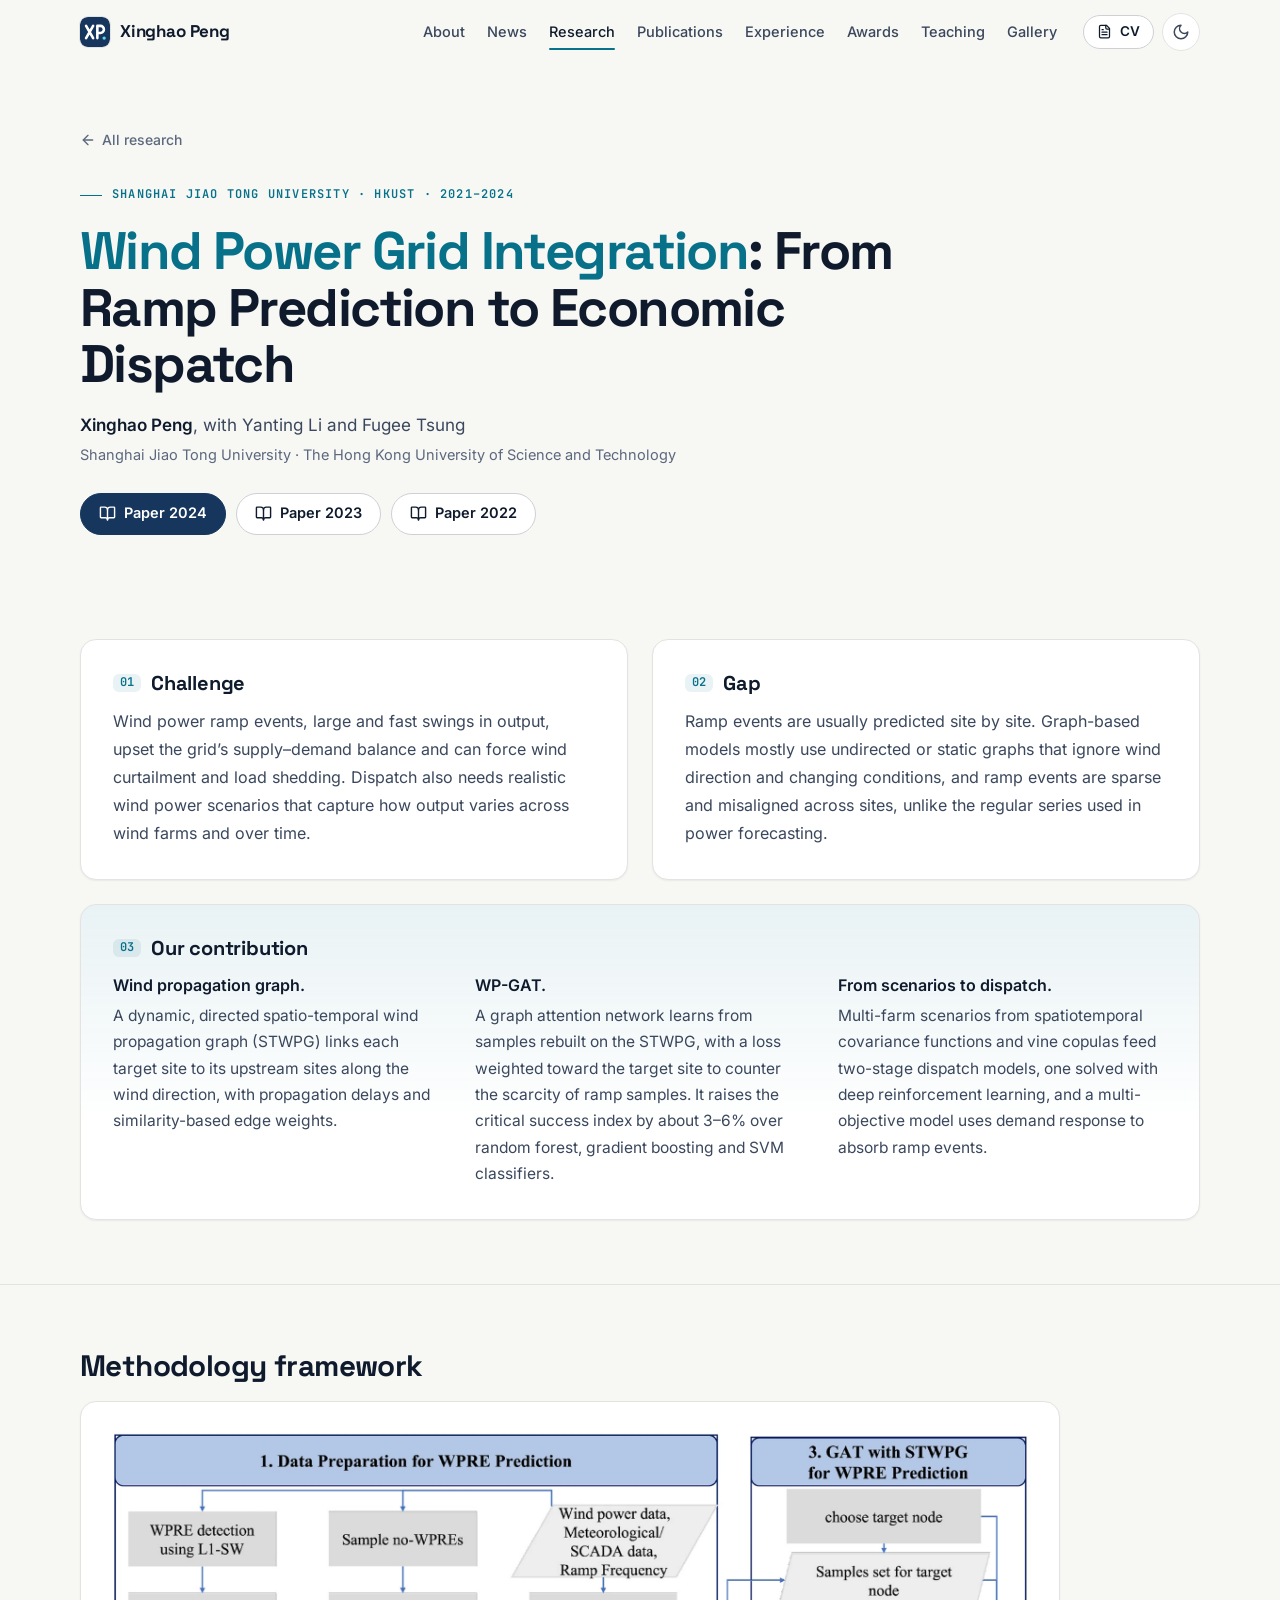
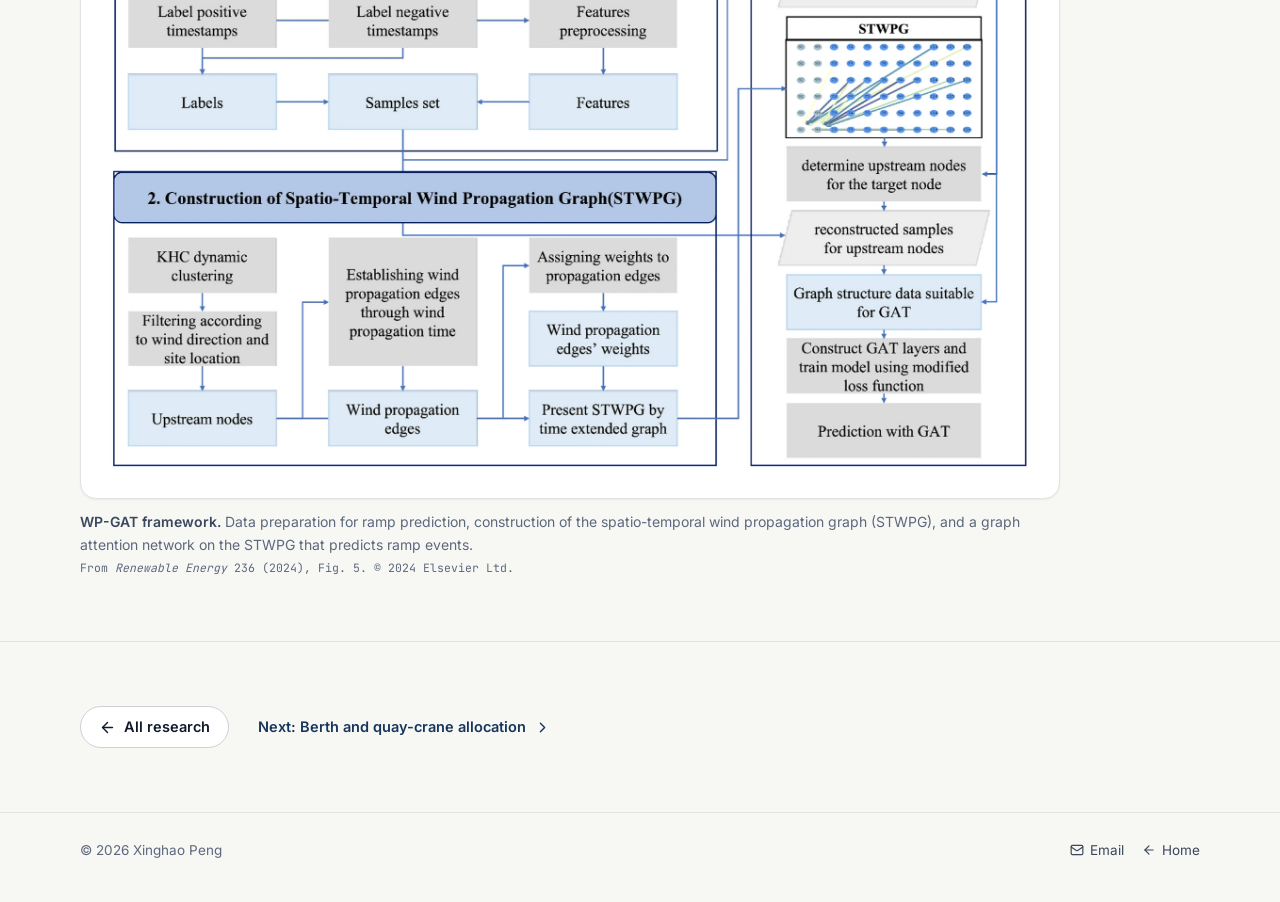
<file: projects/wind.html>
<!DOCTYPE html>
<html lang="en" data-theme="light">
<head>
  <meta charset="utf-8">
  <meta name="viewport" content="width=device-width, initial-scale=1">
  <title>Wind Power Grid Integration · Xinghao Peng</title>
  <meta name="description" content="Wind power ramp prediction with graph attention networks, copula-based scenario generation, and economic dispatch with deep reinforcement learning and multi-objective optimization.">
  <meta name="author" content="Xinghao Peng">
  <meta name="color-scheme" content="light dark">
  <meta name="theme-color" content="#f7f7f4">
  <link rel="canonical" href="https://jeremypxh.github.io/projects/wind.html">
  <meta property="og:type" content="article">
  <meta property="og:title" content="Wind Power Grid Integration">
  <meta property="og:description" content="From wind power ramp prediction and scenario generation to economic dispatch.">
  <meta property="og:url" content="https://jeremypxh.github.io/projects/wind.html">
  <meta property="og:image" content="https://jeremypxh.github.io/assets/img/og-image.jpg">
  <meta name="twitter:card" content="summary_large_image">
  <link rel="icon" href="../assets/img/favicon.svg" type="image/svg+xml">
  <link rel="icon" href="../assets/img/favicon-32.png" sizes="32x32" type="image/png">
  <link rel="apple-touch-icon" href="../assets/img/apple-touch-icon.png">
  <link rel="stylesheet" href="../assets/css/style.css">
  <script>
    (function () {
      var d = document.documentElement, t = null;
      d.classList.add("js");
      try { t = localStorage.getItem("theme"); } catch (e) {}
      if (t !== "light" && t !== "dark") t = window.matchMedia && window.matchMedia("(prefers-color-scheme: dark)").matches ? "dark" : "light";
      d.setAttribute("data-theme", t);
    })();
  </script>
  <script src="../assets/js/main.js" defer></script>
</head>
<body>
<!-- icon sprite:start (generated, do not edit) -->
<svg xmlns="http://www.w3.org/2000/svg" class="sprite" aria-hidden="true" focusable="false">
<!-- Icons: Lucide (ISC), Simple Icons (CC0), Font Awesome Free (CC BY 4.0) -->
<symbol id="i-github" viewBox="0 0 24 24"><g fill="currentColor"><path d="M12 .297c-6.63 0-12 5.373-12 12 0 5.303 3.438 9.8 8.205 11.385.6.113.82-.258.82-.577 0-.285-.01-1.04-.015-2.04-3.338.724-4.042-1.61-4.042-1.61C4.422 18.07 3.633 17.7 3.633 17.7c-1.087-.744.084-.729.084-.729 1.205.084 1.838 1.236 1.838 1.236 1.07 1.835 2.809 1.305 3.495.998.108-.776.417-1.305.76-1.605-2.665-.3-5.466-1.332-5.466-5.93 0-1.31.465-2.38 1.235-3.22-.135-.303-.54-1.523.105-3.176 0 0 1.005-.322 3.3 1.23.96-.267 1.98-.399 3-.405 1.02.006 2.04.138 3 .405 2.28-1.552 3.285-1.23 3.285-1.23.645 1.653.24 2.873.12 3.176.765.84 1.23 1.91 1.23 3.22 0 4.61-2.805 5.625-5.475 5.92.42.36.81 1.096.81 2.22 0 1.606-.015 2.896-.015 3.286 0 .315.21.69.825.57C20.565 22.092 24 17.592 24 12.297c0-6.627-5.373-12-12-12"></path></g></symbol>
<symbol id="i-scholar" viewBox="0 0 24 24"><g fill="currentColor"><path d="M5.242 13.769L0 9.5 12 0l12 9.5-5.242 4.269C17.548 11.249 14.978 9.5 12 9.5c-2.977 0-5.548 1.748-6.758 4.269zM12 10a7 7 0 1 0 0 14 7 7 0 0 0 0-14z"></path></g></symbol>
<symbol id="i-orcid" viewBox="0 0 24 24"><g fill="currentColor"><path d="M12 0C5.372 0 0 5.372 0 12s5.372 12 12 12 12-5.372 12-12S18.628 0 12 0zM7.369 4.378c.525 0 .947.431.947.947s-.422.947-.947.947a.95.95 0 0 1-.947-.947c0-.525.422-.947.947-.947zm-.722 3.038h1.444v10.041H6.647V7.416zm3.562 0h3.9c3.712 0 5.344 2.653 5.344 5.025 0 2.578-2.016 5.025-5.325 5.025h-3.919V7.416zm1.444 1.303v7.444h2.297c3.272 0 4.022-2.484 4.022-3.722 0-2.016-1.284-3.722-4.097-3.722h-2.222z"></path></g></symbol>
<symbol id="i-youtube" viewBox="0 0 24 24"><g fill="currentColor"><path d="M23.498 6.186a3.016 3.016 0 0 0-2.122-2.136C19.505 3.545 12 3.545 12 3.545s-7.505 0-9.377.505A3.017 3.017 0 0 0 .502 6.186C0 8.07 0 12 0 12s0 3.93.502 5.814a3.016 3.016 0 0 0 2.122 2.136c1.871.505 9.376.505 9.376.505s7.505 0 9.377-.505a3.015 3.015 0 0 0 2.122-2.136C24 15.93 24 12 24 12s0-3.93-.502-5.814zM9.545 15.568V8.432L15.818 12l-6.273 3.568z"></path></g></symbol>
<symbol id="i-mail" viewBox="0 0 24 24"><g fill="none" stroke="currentColor" stroke-width="2" stroke-linecap="round" stroke-linejoin="round"><rect width="20" height="16" x="2" y="4" rx="2"></rect><path d="m22 7-8.97 5.7a1.94 1.94 0 0 1-2.06 0L2 7"></path></g></symbol>
<symbol id="i-file" viewBox="0 0 24 24"><g fill="none" stroke="currentColor" stroke-width="2" stroke-linecap="round" stroke-linejoin="round"><path d="M15 2H6a2 2 0 0 0-2 2v16a2 2 0 0 0 2 2h12a2 2 0 0 0 2-2V7Z"></path><path d="M14 2v4a2 2 0 0 0 2 2h4"></path><path d="M10 9H8"></path><path d="M16 13H8"></path><path d="M16 17H8"></path></g></symbol>
<symbol id="i-sun" viewBox="0 0 24 24"><g fill="none" stroke="currentColor" stroke-width="2" stroke-linecap="round" stroke-linejoin="round"><circle cx="12" cy="12" r="4"></circle><path d="M12 2v2"></path><path d="M12 20v2"></path><path d="m4.93 4.93 1.41 1.41"></path><path d="m17.66 17.66 1.41 1.41"></path><path d="M2 12h2"></path><path d="M20 12h2"></path><path d="m6.34 17.66-1.41 1.41"></path><path d="m19.07 4.93-1.41 1.41"></path></g></symbol>
<symbol id="i-moon" viewBox="0 0 24 24"><g fill="none" stroke="currentColor" stroke-width="2" stroke-linecap="round" stroke-linejoin="round"><path d="M12 3a6 6 0 0 0 9 9 9 9 0 1 1-9-9Z"></path></g></symbol>
<symbol id="i-menu" viewBox="0 0 24 24"><g fill="none" stroke="currentColor" stroke-width="2" stroke-linecap="round" stroke-linejoin="round"><line x1="4" x2="20" y1="12" y2="12"></line><line x1="4" x2="20" y1="6" y2="6"></line><line x1="4" x2="20" y1="18" y2="18"></line></g></symbol>
<symbol id="i-x" viewBox="0 0 24 24"><g fill="none" stroke="currentColor" stroke-width="2" stroke-linecap="round" stroke-linejoin="round"><path d="M18 6 6 18"></path><path d="m6 6 12 12"></path></g></symbol>
<symbol id="i-arrow-up-right" viewBox="0 0 24 24"><g fill="none" stroke="currentColor" stroke-width="2" stroke-linecap="round" stroke-linejoin="round"><path d="M7 7h10v10"></path><path d="M7 17 17 7"></path></g></symbol>
<symbol id="i-play" viewBox="0 0 24 24"><g fill="none" stroke="currentColor" stroke-width="2" stroke-linecap="round" stroke-linejoin="round"><polygon points="6 3 20 12 6 21 6 3"></polygon></g></symbol>
<symbol id="i-copy" viewBox="0 0 24 24"><g fill="none" stroke="currentColor" stroke-width="2" stroke-linecap="round" stroke-linejoin="round"><rect width="14" height="14" x="8" y="8" rx="2" ry="2"></rect><path d="M4 16c-1.1 0-2-.9-2-2V4c0-1.1.9-2 2-2h10c1.1 0 2 .9 2 2"></path></g></symbol>
<symbol id="i-check" viewBox="0 0 24 24"><g fill="none" stroke="currentColor" stroke-width="2" stroke-linecap="round" stroke-linejoin="round"><path d="M20 6 9 17l-5-5"></path></g></symbol>
<symbol id="i-pin" viewBox="0 0 24 24"><g fill="none" stroke="currentColor" stroke-width="2" stroke-linecap="round" stroke-linejoin="round"><path d="M20 10c0 4.993-5.539 10.193-7.399 11.799a1 1 0 0 1-1.202 0C9.539 20.193 4 14.993 4 10a8 8 0 0 1 16 0"></path><circle cx="12" cy="10" r="3"></circle></g></symbol>
<symbol id="i-award" viewBox="0 0 24 24"><g fill="none" stroke="currentColor" stroke-width="2" stroke-linecap="round" stroke-linejoin="round"><path d="m15.477 12.89 1.515 8.526a.5.5 0 0 1-.81.47l-3.58-2.687a1 1 0 0 0-1.197 0l-3.586 2.686a.5.5 0 0 1-.81-.469l1.514-8.526"></path><circle cx="12" cy="8" r="6"></circle></g></symbol>
<symbol id="i-arrow-left" viewBox="0 0 24 24"><g fill="none" stroke="currentColor" stroke-width="2" stroke-linecap="round" stroke-linejoin="round"><path d="m12 19-7-7 7-7"></path><path d="M19 12H5"></path></g></symbol>
<symbol id="i-chev-left" viewBox="0 0 24 24"><g fill="none" stroke="currentColor" stroke-width="2" stroke-linecap="round" stroke-linejoin="round"><path d="m15 18-6-6 6-6"></path></g></symbol>
<symbol id="i-chev-right" viewBox="0 0 24 24"><g fill="none" stroke="currentColor" stroke-width="2" stroke-linecap="round" stroke-linejoin="round"><path d="m9 18 6-6-6-6"></path></g></symbol>
<symbol id="i-download" viewBox="0 0 24 24"><g fill="none" stroke="currentColor" stroke-width="2" stroke-linecap="round" stroke-linejoin="round"><path d="M21 15v4a2 2 0 0 1-2 2H5a2 2 0 0 1-2-2v-4"></path><polyline points="7 10 12 15 17 10"></polyline><line x1="12" x2="12" y1="15" y2="3"></line></g></symbol>
<symbol id="i-grad" viewBox="0 0 24 24"><g fill="none" stroke="currentColor" stroke-width="2" stroke-linecap="round" stroke-linejoin="round"><path d="M21.42 10.922a1 1 0 0 0-.019-1.838L12.83 5.18a2 2 0 0 0-1.66 0L2.6 9.08a1 1 0 0 0 0 1.832l8.57 3.908a2 2 0 0 0 1.66 0z"></path><path d="M22 10v6"></path><path d="M6 12.5V16a6 3 0 0 0 12 0v-3.5"></path></g></symbol>
<symbol id="i-briefcase" viewBox="0 0 24 24"><g fill="none" stroke="currentColor" stroke-width="2" stroke-linecap="round" stroke-linejoin="round"><path d="M16 20V4a2 2 0 0 0-2-2h-4a2 2 0 0 0-2 2v16"></path><rect width="20" height="14" x="2" y="6" rx="2"></rect></g></symbol>
<symbol id="i-mic" viewBox="0 0 24 24"><g fill="none" stroke="currentColor" stroke-width="2" stroke-linecap="round" stroke-linejoin="round"><path d="M12 2a3 3 0 0 0-3 3v7a3 3 0 0 0 6 0V5a3 3 0 0 0-3-3Z"></path><path d="M19 10v2a7 7 0 0 1-14 0v-2"></path><line x1="12" x2="12" y1="19" y2="22"></line></g></symbol>
<symbol id="i-book" viewBox="0 0 24 24"><g fill="none" stroke="currentColor" stroke-width="2" stroke-linecap="round" stroke-linejoin="round"><path d="M12 7v14"></path><path d="M3 18a1 1 0 0 1-1-1V4a1 1 0 0 1 1-1h5a4 4 0 0 1 4 4 4 4 0 0 1 4-4h5a1 1 0 0 1 1 1v13a1 1 0 0 1-1 1h-6a3 3 0 0 0-3 3 3 3 0 0 0-3-3z"></path></g></symbol>
<symbol id="i-code" viewBox="0 0 24 24"><g fill="none" stroke="currentColor" stroke-width="2" stroke-linecap="round" stroke-linejoin="round"><polyline points="16 18 22 12 16 6"></polyline><polyline points="8 6 2 12 8 18"></polyline></g></symbol>
<symbol id="i-slides" viewBox="0 0 24 24"><g fill="none" stroke="currentColor" stroke-width="2" stroke-linecap="round" stroke-linejoin="round"><path d="M2 3h20"></path><path d="M21 3v11a2 2 0 0 1-2 2H5a2 2 0 0 1-2-2V3"></path><path d="m7 21 5-5 5 5"></path></g></symbol>
<symbol id="i-image" viewBox="0 0 24 24"><g fill="none" stroke="currentColor" stroke-width="2" stroke-linecap="round" stroke-linejoin="round"><rect width="18" height="18" x="3" y="3" rx="2" ry="2"></rect><circle cx="9" cy="9" r="2"></circle><path d="m21 15-3.086-3.086a2 2 0 0 0-2.828 0L6 21"></path></g></symbol>
<symbol id="i-video" viewBox="0 0 24 24"><g fill="none" stroke="currentColor" stroke-width="2" stroke-linecap="round" stroke-linejoin="round"><path d="m16 13 5.223 3.482a.5.5 0 0 0 .777-.416V7.87a.5.5 0 0 0-.752-.432L16 10.5"></path><rect x="2" y="6" width="14" height="12" rx="2"></rect></g></symbol>
<symbol id="i-arrow-up" viewBox="0 0 24 24"><g fill="none" stroke="currentColor" stroke-width="2" stroke-linecap="round" stroke-linejoin="round"><path d="m5 12 7-7 7 7"></path><path d="M12 19V5"></path></g></symbol>
<symbol id="i-trophy" viewBox="0 0 24 24"><g fill="none" stroke="currentColor" stroke-width="2" stroke-linecap="round" stroke-linejoin="round"><path d="M6 9H4.5a2.5 2.5 0 0 1 0-5H6"></path><path d="M18 9h1.5a2.5 2.5 0 0 0 0-5H18"></path><path d="M4 22h16"></path><path d="M10 14.66V17c0 .55-.47.98-.97 1.21C7.85 18.75 7 20.24 7 22"></path><path d="M14 14.66V17c0 .55.47.98.97 1.21C16.15 18.75 17 20.24 17 22"></path><path d="M18 2H6v7a6 6 0 0 0 12 0V2Z"></path></g></symbol>
<symbol id="i-users" viewBox="0 0 24 24"><g fill="none" stroke="currentColor" stroke-width="2" stroke-linecap="round" stroke-linejoin="round"><path d="M16 21v-2a4 4 0 0 0-4-4H6a4 4 0 0 0-4 4v2"></path><circle cx="9" cy="7" r="4"></circle><path d="M22 21v-2a4 4 0 0 0-3-3.87"></path><path d="M16 3.13a4 4 0 0 1 0 7.75"></path></g></symbol>
<symbol id="i-link" viewBox="0 0 24 24"><g fill="none" stroke="currentColor" stroke-width="2" stroke-linecap="round" stroke-linejoin="round"><path d="M10 13a5 5 0 0 0 7.54.54l3-3a5 5 0 0 0-7.07-7.07l-1.72 1.71"></path><path d="M14 11a5 5 0 0 0-7.54-.54l-3 3a5 5 0 0 0 7.07 7.07l1.71-1.71"></path></g></symbol>
<symbol id="i-linkedin" viewBox="0 0 448 512"><g fill="currentColor"><path d="M416 32H31.9C14.3 32 0 46.5 0 64.3v383.4C0 465.5 14.3 480 31.9 480H416c17.6 0 32-14.5 32-32.3V64.3c0-17.8-14.4-32.3-32-32.3zM135.4 416H69V202.2h66.5V416zm-33.2-243c-21.3 0-38.5-17.3-38.5-38.5S80.9 96 102.2 96c21.2 0 38.5 17.3 38.5 38.5 0 21.3-17.2 38.5-38.5 38.5zm282.1 243h-66.4V312c0-24.8-.5-56.7-34.5-56.7-34.6 0-39.9 27-39.9 54.9V416h-66.4V202.2h63.7v29.2h.9c8.9-16.8 30.6-34.5 62.9-34.5 67.2 0 79.7 44.3 79.7 101.9V416z"></path></g></symbol>
</svg>
<!-- icon sprite:end -->

<a class="skip-link" href="#main">Skip to content</a>

<header class="site-header">
  <div class="container header-inner">
    <a class="brand" href="../index.html">
      <img src="../assets/img/favicon.svg" alt="" width="30" height="30">
      <span>Xinghao Peng</span>
    </a>
    <nav class="nav" id="site-nav" aria-label="Primary">
      <a href="../index.html#about">About</a>
      <a href="../index.html#news">News</a>
      <a href="../index.html#research" class="is-active">Research</a>
      <a href="../index.html#publications">Publications</a>
      <a href="../index.html#experience">Experience</a>
      <a href="../index.html#awards">Awards</a>
      <a href="../index.html#teaching">Teaching</a>
      <a href="../index.html#gallery">Gallery</a>
    </nav>
    <div class="header-actions">
      <a class="btn btn-sm header-cv" href="../assets/cv/Xinghao_Peng_CV.pdf" target="_blank" rel="noopener"><svg class="icon" aria-hidden="true"><use href="#i-file"/></svg>CV</a>
      <button class="icon-btn theme-toggle" type="button" data-theme-toggle aria-pressed="false" aria-label="Switch to dark theme">
        <svg class="icon i-moon" aria-hidden="true"><use href="#i-moon"/></svg>
        <svg class="icon i-sun" aria-hidden="true"><use href="#i-sun"/></svg>
      </button>
      <button class="icon-btn menu-toggle" type="button" data-menu-toggle aria-controls="site-nav" aria-expanded="false" aria-label="Menu">
        <svg class="icon i-open" aria-hidden="true"><use href="#i-menu"/></svg>
        <svg class="icon i-close" aria-hidden="true"><use href="#i-x"/></svg>
      </button>
    </div>
  </div>
</header>

<main id="main">
  <section class="proj-hero">
    <div class="container">
      <a class="back-link" href="../index.html#research"><svg class="icon" aria-hidden="true"><use href="#i-arrow-left"/></svg>All research</a>
      <p class="eyebrow">Shanghai Jiao Tong University · HKUST · 2021–2024</p>
      <h1 class="proj-title"><span class="acc">Wind Power Grid Integration</span>: From Ramp Prediction to Economic Dispatch</h1>
      <p class="proj-authors"><a href="../index.html">Xinghao Peng</a>, with Yanting Li and Fugee Tsung</p>
      <p class="proj-affil">Shanghai Jiao Tong University · The Hong Kong University of Science and Technology</p>
      <div class="proj-links">
        <a class="btn btn-primary" href="https://doi.org/10.1016/j.renene.2024.121280" target="_blank" rel="noopener"><svg class="icon" aria-hidden="true"><use href="#i-book"/></svg>Paper 2024</a>
        <a class="btn" href="https://doi.org/10.16183/j.cnki.jsjtu.2022.180" target="_blank" rel="noopener"><svg class="icon" aria-hidden="true"><use href="#i-book"/></svg>Paper 2023</a>
        <a class="btn" href="https://doi.org/10.1016/j.renene.2022.11.002" target="_blank" rel="noopener"><svg class="icon" aria-hidden="true"><use href="#i-book"/></svg>Paper 2022</a>
      </div>
    </div>
  </section>

  <section class="proj-section">
    <div class="container">
      <div class="cgc">
        <article class="cgc-card reveal">
          <h2><span>01</span>Challenge</h2>
          <p>Wind power ramp events, large and fast swings in output, upset the grid’s supply–demand balance and can force wind curtailment and load shedding. Dispatch also needs realistic wind power scenarios that capture how output varies across wind farms and over time.</p>
        </article>
        <article class="cgc-card reveal">
          <h2><span>02</span>Gap</h2>
          <p>Ramp events are usually predicted site by site. Graph-based models mostly use undirected or static graphs that ignore wind direction and changing conditions, and ramp events are sparse and misaligned across sites, unlike the regular series used in power forecasting.</p>
        </article>
        <article class="cgc-card cgc-card--wide cgc-card--accent reveal">
          <h2><span>03</span>Our contribution</h2>
          <ol class="contrib">
            <li><strong>Wind propagation graph.</strong> A dynamic, directed spatio-temporal wind propagation graph (STWPG) links each target site to its upstream sites along the wind direction, with propagation delays and similarity-based edge weights.</li>
            <li><strong>WP-GAT.</strong> A graph attention network learns from samples rebuilt on the STWPG, with a loss weighted toward the target site to counter the scarcity of ramp samples. It raises the critical success index by about 3–6% over random forest, gradient boosting and SVM classifiers.</li>
            <li><strong>From scenarios to dispatch.</strong> Multi-farm scenarios from spatiotemporal covariance functions and vine copulas feed two-stage dispatch models, one solved with deep reinforcement learning, and a multi-objective model uses demand response to absorb ramp events.</li>
          </ol>
        </article>
      </div>
    </div>
  </section>

  <section class="proj-section">
    <div class="container">
      <h2 class="reveal">Methodology framework</h2>
      <figure class="paper-fig reveal paper-fig--medium">
        <a class="paper-fig-media" href="../assets/img/projects/wind/re24-fig5-framework.webp" data-lightbox="figs" data-title="WP-GAT framework · Ramp prediction pipeline" data-meta="Renewable Energy 236 (2024)">
          <img src="../assets/img/projects/wind/re24-fig5-framework.webp" width="2000" height="1401" alt="Three-part flowchart: data preparation for ramp prediction, construction of the spatio-temporal wind propagation graph, and GAT prediction" loading="lazy" decoding="async">
        </a>
        <figcaption><strong>WP-GAT framework.</strong> Data preparation for ramp prediction, construction of the spatio-temporal wind propagation graph (STWPG), and a graph attention network on the STWPG that predicts ramp events. <span class="fig-src">From <em>Renewable Energy</em> 236 (2024), Fig. 5. © 2024 Elsevier Ltd.</span></figcaption>
      </figure>
    </div>
  </section>

  <section class="proj-section">
    <div class="container">
      <div class="proj-links">
        <a class="btn" href="../index.html#research"><svg class="icon" aria-hidden="true"><use href="#i-arrow-left"/></svg>All research</a>
        <a class="btn btn-ghost" href="port.html">Next: Berth and quay-crane allocation<svg class="icon" aria-hidden="true"><use href="#i-chev-right"/></svg></a>
      </div>
    </div>
  </section>
</main>

<footer class="site-footer">
  <div class="container footer-inner">
    <p class="footer-copy">© <span data-year>2026</span> Xinghao Peng</p>
    <div class="footer-links">
      <a href="mailto:xzp5060@psu.edu"><svg class="icon" aria-hidden="true"><use href="#i-mail"/></svg>Email</a>
      <a href="../index.html"><svg class="icon" aria-hidden="true"><use href="#i-arrow-left"/></svg>Home</a>
    </div>
  </div>
</footer>

<dialog class="lightbox" id="lightbox" aria-labelledby="lb-title">
  <h2 id="lb-title" class="visually-hidden">Image viewer</h2>
  <span class="lb-count"></span>
  <button class="lb-btn lb-close" type="button" aria-label="Close"><svg class="icon" aria-hidden="true"><use href="#i-x"/></svg></button>
  <button class="lb-btn lb-prev" type="button" aria-label="Previous image"><svg class="icon" aria-hidden="true"><use href="#i-chev-left"/></svg></button>
  <figure class="lb-figure">
    <img src="[data-uri]" alt="">
    <figcaption class="lb-cap"><strong></strong><span></span></figcaption>
  </figure>
  <button class="lb-btn lb-next" type="button" aria-label="Next image"><svg class="icon" aria-hidden="true"><use href="#i-chev-right"/></svg></button>
</dialog>
</body>
</html>
</file>
<file: assets/css/style.css>
/* =====================================================================
   Xinghao Peng · personal research site
   Plain CSS, no build step. Colors, type and spacing live in the
   tokens below; the dark theme overrides the color tokens only.
   ===================================================================== */

/* ---------- Fonts (self-hosted, SIL Open Font License 1.1) ---------- */
@font-face { font-family: "Inter"; font-style: normal; font-weight: 400; font-display: swap; src: url("../fonts/inter-latin-400-normal.woff2") format("woff2"); }
@font-face { font-family: "Inter"; font-style: normal; font-weight: 500; font-display: swap; src: url("../fonts/inter-latin-500-normal.woff2") format("woff2"); }
@font-face { font-family: "Inter"; font-style: normal; font-weight: 600; font-display: swap; src: url("../fonts/inter-latin-600-normal.woff2") format("woff2"); }
@font-face { font-family: "Inter"; font-style: normal; font-weight: 700; font-display: swap; src: url("../fonts/inter-latin-700-normal.woff2") format("woff2"); }
@font-face { font-family: "Space Grotesk"; font-style: normal; font-weight: 500; font-display: swap; src: url("../fonts/space-grotesk-latin-500-normal.woff2") format("woff2"); }
@font-face { font-family: "Space Grotesk"; font-style: normal; font-weight: 700; font-display: swap; src: url("../fonts/space-grotesk-latin-700-normal.woff2") format("woff2"); }
@font-face { font-family: "JetBrains Mono"; font-style: normal; font-weight: 400; font-display: swap; src: url("../fonts/jetbrains-mono-latin-400-normal.woff2") format("woff2"); }
@font-face { font-family: "JetBrains Mono"; font-style: normal; font-weight: 600; font-display: swap; src: url("../fonts/jetbrains-mono-latin-600-normal.woff2") format("woff2"); }

/* ---------- Tokens ---------- */
:root {
  --font-sans: "Inter", ui-sans-serif, system-ui, -apple-system, "Segoe UI", Roboto, "Helvetica Neue", Arial, sans-serif;
  --font-display: "Space Grotesk", "Inter", ui-sans-serif, system-ui, sans-serif;
  --font-mono: "JetBrains Mono", ui-monospace, SFMono-Regular, Menlo, Consolas, monospace;

  --bg: #f7f7f4;
  --bg-elev: #ffffff;
  --bg-sunk: #f0f0eb;
  --ink: #0f1b2d;
  --ink-2: #3a475c;
  --ink-3: #5c687d;
  --line: #e3e4e1;
  --line-strong: #cdd1d6;
  --accent: #17365d;          /* navy from the CV */
  --accent-hover: #0d2443;
  --accent-ink: #ffffff;
  --accent-soft: rgba(23, 54, 93, .08);
  --signal: #08718a;          /* teal-cyan, echoes the SCOUT video */
  --signal-soft: rgba(8, 113, 138, .09);
  --gold: #855600;
  --gold-soft: rgba(196, 136, 16, .14);
  --green: #116a33;
  --green-soft: rgba(17, 106, 51, .11);
  --dot: rgba(23, 54, 93, .14);
  --fig-bg: #ffffff;
  --fig-dim: none;
  --media-bg: #0b1220;
  --header-bg: rgba(247, 247, 244, .84);
  --shadow-sm: 0 1px 2px rgba(15, 27, 45, .06);
  --shadow-md: 0 1px 2px rgba(15, 27, 45, .05), 0 12px 28px -14px rgba(15, 27, 45, .24);
  --shadow-lg: 0 2px 6px rgba(15, 27, 45, .05), 0 30px 60px -30px rgba(15, 27, 45, .38);

  --radius-lg: 22px;
  --radius: 16px;
  --radius-sm: 10px;
  --maxw: 1120px;
  --gutter: clamp(16px, 4vw, 32px);
  --header-h: 64px;
  --ease: cubic-bezier(.2, .7, .2, 1);
  color-scheme: light;
}

:root[data-theme="dark"] {
  --bg: #0b1019;
  --bg-elev: #121a27;
  --bg-sunk: #0e1520;
  --ink: #e9eef6;
  --ink-2: #b4bfcf;
  --ink-3: #8b98ac;
  --line: #1f2a3a;
  --line-strong: #2e3c52;
  --accent: #a8c7ff;
  --accent-hover: #cadcff;
  --accent-ink: #0b1019;
  --accent-soft: rgba(168, 199, 255, .10);
  --signal: #5cd6f0;
  --signal-soft: rgba(92, 214, 240, .12);
  --gold: #f2bd5c;
  --gold-soft: rgba(242, 189, 92, .14);
  --green: #4ade80;
  --green-soft: rgba(74, 222, 128, .14);
  --dot: rgba(168, 199, 255, .11);
  --fig-bg: #e6e6e6;
  --fig-dim: brightness(.9);
  --media-bg: #05080f;
  --header-bg: rgba(11, 16, 25, .80);
  --shadow-sm: 0 1px 2px rgba(0, 0, 0, .35);
  --shadow-md: 0 1px 2px rgba(0, 0, 0, .3), 0 14px 32px -16px rgba(0, 0, 0, .7);
  --shadow-lg: 0 2px 6px rgba(0, 0, 0, .35), 0 30px 60px -30px rgba(0, 0, 0, .8);
  color-scheme: dark;
}

/* ---------- Base ---------- */
*, *::before, *::after { box-sizing: border-box; }
html {
  -webkit-text-size-adjust: 100%;
  text-size-adjust: 100%;
  scroll-behavior: smooth;
  scroll-padding-top: calc(var(--header-h) + 12px);
}
body {
  margin: 0;
  background: var(--bg);
  color: var(--ink-2);
  font-family: var(--font-sans);
  font-size: 16px;
  line-height: 1.65;
  -webkit-font-smoothing: antialiased;
  -moz-osx-font-smoothing: grayscale;
}
img, svg, video, iframe { display: block; max-width: 100%; }
img { height: auto; }
a { color: var(--accent); text-decoration: none; }
a:hover { color: var(--accent-hover); text-decoration: underline; text-underline-offset: 3px; text-decoration-thickness: 1px; }
h1, h2, h3, h4 { margin: 0; color: var(--ink); font-family: var(--font-display); font-weight: 700; line-height: 1.15; letter-spacing: -.015em; }
p { margin: 0 0 1em; }
strong, b { color: var(--ink); font-weight: 600; }
ul, ol { margin: 0; padding: 0; list-style: none; }
button { font: inherit; }
:focus-visible { outline: 2px solid var(--signal); outline-offset: 3px; border-radius: 6px; }
::selection { background: rgba(92, 214, 240, .28); color: var(--ink); }

.sprite { position: absolute; width: 0; height: 0; overflow: hidden; }
.icon { width: 1em; height: 1em; flex: none; }
.visually-hidden { position: absolute !important; width: 1px; height: 1px; margin: -1px; padding: 0; overflow: hidden; clip: rect(0 0 0 0); white-space: nowrap; border: 0; }
.skip-link {
  position: absolute; left: 12px; top: -60px; z-index: 100;
  padding: 10px 16px; border-radius: 10px;
  background: var(--accent); color: var(--accent-ink); font-weight: 600;
  transition: top .2s var(--ease);
}
.skip-link:focus { top: 12px; color: var(--accent-ink); text-decoration: none; }

/* ---------- Layout ---------- */
.container { width: 100%; max-width: calc(var(--maxw) + 2 * var(--gutter)); margin: 0 auto; padding: 0 var(--gutter); }
.section { padding: clamp(64px, 9vw, 104px) 0; border-top: 1px solid var(--line); }
.section-head { display: flex; flex-wrap: wrap; align-items: flex-end; justify-content: space-between; gap: 20px 32px; margin-bottom: clamp(28px, 4vw, 44px); }
.section-title { display: flex; align-items: baseline; gap: 14px; font-size: clamp(1.8rem, 1.25rem + 1.8vw, 2.45rem); letter-spacing: -.025em; }
.section-title .idx { font-family: var(--font-mono); font-size: .78rem; font-weight: 600; letter-spacing: .08em; color: var(--signal); transform: translateY(-.55em); }
.section-sub { max-width: 54ch; margin: 10px 0 0; color: var(--ink-3); font-size: 15.5px; }

/* ---------- Header ---------- */
.site-header {
  position: sticky; top: 0; z-index: 50; height: var(--header-h);
  background: var(--header-bg);
  -webkit-backdrop-filter: saturate(160%) blur(14px);
  backdrop-filter: saturate(160%) blur(14px);
  border-bottom: 1px solid transparent;
  transition: border-color .25s ease;
}
.site-header.is-scrolled { border-bottom-color: var(--line); }
.header-inner { position: relative; height: 100%; display: flex; align-items: center; gap: 16px; }
.brand { display: inline-flex; align-items: center; gap: 10px; margin-right: auto; color: var(--ink); font-family: var(--font-display); font-size: 17px; font-weight: 700; letter-spacing: -.01em; white-space: nowrap; }
.brand:hover { color: var(--ink); text-decoration: none; }
.brand img { width: 30px; height: 30px; border-radius: 8px; box-shadow: 0 0 0 1px var(--line); }
.nav { display: flex; align-items: center; gap: 2px; }
.nav a { position: relative; padding: 8px 10px; border-radius: 8px; color: var(--ink-2); font-size: 14.5px; font-weight: 500; white-space: nowrap; transition: color .2s, background-color .2s; }
.nav a:hover { color: var(--ink); background: var(--accent-soft); text-decoration: none; }
.nav a.is-active { color: var(--ink); }
.nav a.is-active::after { content: ""; position: absolute; left: 10px; right: 10px; bottom: 1px; height: 2px; border-radius: 2px; background: var(--signal); }
.header-actions { display: flex; align-items: center; gap: 8px; }
.icon-btn {
  display: inline-grid; place-items: center; width: 38px; height: 38px; padding: 0;
  border: 1px solid var(--line); border-radius: 999px; background: var(--bg-elev); color: var(--ink-2);
  cursor: pointer; transition: transform .2s var(--ease), color .2s, border-color .2s, background-color .2s;
}
.icon-btn:hover { color: var(--ink); border-color: var(--line-strong); text-decoration: none; transform: translateY(-1px); }
.icon-btn .icon { width: 18px; height: 18px; }
.theme-toggle .i-sun { display: none; }
:root[data-theme="dark"] .theme-toggle .i-sun { display: block; }
:root[data-theme="dark"] .theme-toggle .i-moon { display: none; }
.menu-toggle { display: none; }
.menu-toggle .i-close { display: none; }
.menu-toggle[aria-expanded="true"] .i-close { display: block; }
.menu-toggle[aria-expanded="true"] .i-open { display: none; }

/* ---------- Buttons, chips, tags ---------- */
.btn {
  display: inline-flex; align-items: center; justify-content: center; gap: 8px;
  height: 42px; padding: 0 18px; border: 1px solid var(--line-strong); border-radius: 999px;
  background: var(--bg-elev); color: var(--ink); font-size: 14.5px; font-weight: 600; line-height: 1; white-space: nowrap;
  cursor: pointer; transition: transform .2s var(--ease), box-shadow .2s, background-color .2s, border-color .2s, color .2s;
}
.btn:hover { color: var(--ink); border-color: var(--ink-3); text-decoration: none; transform: translateY(-1px); box-shadow: var(--shadow-md); }
.btn .icon { width: 17px; height: 17px; }
.btn-primary { background: var(--accent); border-color: var(--accent); color: var(--accent-ink); }
.btn-primary:hover { background: var(--accent-hover); border-color: var(--accent-hover); color: var(--accent-ink); }
.btn-sm { height: 34px; padding: 0 13px; font-size: 13.5px; }
.btn-sm .icon { width: 15px; height: 15px; }
.btn-ghost { background: transparent; border-color: transparent; color: var(--accent); }
.btn-ghost:hover { background: var(--accent-soft); border-color: transparent; color: var(--accent-hover); box-shadow: none; }
.btn.is-disabled { border-style: dashed; color: var(--ink-3); background: transparent; cursor: default; }
.btn.is-disabled:hover { transform: none; box-shadow: none; border-color: var(--line-strong); }

.chips { display: flex; flex-wrap: wrap; gap: 8px; }
.chip { display: inline-flex; align-items: center; height: 30px; padding: 0 12px; border: 1px solid var(--line); border-radius: 999px; background: var(--bg-elev); color: var(--ink-2); font-size: 13px; font-weight: 500; white-space: nowrap; }

.tag {
  display: inline-flex; align-items: center; gap: 5px; height: 22px; padding: 0 8px; border-radius: 6px;
  font-family: var(--font-mono); font-size: 10.5px; font-weight: 600; letter-spacing: .05em; text-transform: uppercase; line-height: 1;
  color: var(--signal); background: var(--signal-soft); vertical-align: 2px; white-space: nowrap;
}
.tag-award { color: var(--gold); background: var(--gold-soft); }
.tag-paper { color: var(--accent); background: var(--accent-soft); }
.tag-milestone { color: var(--green); background: var(--green-soft); }
.tag-industry { color: var(--gold); background: var(--gold-soft); }

/* Placeholders that still need your content (search the HTML for "TODO") */
.todo {
  border: 1.5px dashed var(--line-strong); border-radius: var(--radius-sm); padding: 12px 14px;
  color: var(--ink-3); font-size: 13.5px; line-height: 1.5;
  background: repeating-linear-gradient(-45deg, transparent 0 9px, var(--accent-soft) 9px 10px);
}
.icon-btn.is-todo { border-style: dashed; color: var(--ink-3); opacity: .7; }

/* ---------- Hero ---------- */
.hero { position: relative; overflow: hidden; padding: clamp(44px, 7vw, 88px) 0 clamp(64px, 9vw, 104px); }
.hero::before {
  content: ""; position: absolute; inset: 0; pointer-events: none;
  background-image: radial-gradient(var(--dot) 1.2px, transparent 1.3px);
  background-size: 22px 22px;
  -webkit-mask-image: radial-gradient(ellipse 60% 70% at 78% 40%, #000 15%, transparent 72%);
  mask-image: radial-gradient(ellipse 60% 70% at 78% 40%, #000 15%, transparent 72%);
}
.hero-grid { position: relative; display: grid; grid-template-columns: minmax(0, 1.4fr) minmax(0, .85fr); gap: clamp(40px, 6vw, 84px); align-items: center; }
.eyebrow { display: inline-flex; align-items: center; gap: 10px; margin: 0 0 18px; color: var(--signal); font-family: var(--font-mono); font-size: 12px; font-weight: 600; letter-spacing: .1em; text-transform: uppercase; }
.eyebrow::before { content: ""; width: 22px; height: 1.5px; background: currentColor; }
.eyebrow { text-wrap: balance; }
.eyebrow--center { justify-content: center; }
.hero h1 { margin-bottom: 22px; font-size: clamp(2.75rem, 1.6rem + 4.4vw, 4.5rem); line-height: 1.0; letter-spacing: -.035em; }
.lead { max-width: 33em; margin-bottom: 16px; color: var(--ink); font-size: clamp(1.1rem, 1rem + .45vw, 1.3rem); line-height: 1.55; }
.hero-bio { max-width: 64ch; margin-bottom: 24px; }
.hero .chips { margin-bottom: 30px; }
.cta-row { display: flex; flex-wrap: wrap; align-items: center; gap: 12px; }
.socials { display: flex; gap: 8px; margin-left: 4px; }

.hero-side { position: relative; justify-self: end; width: 100%; max-width: 372px; }
.portrait { position: relative; margin: 0; }
.portrait::before { content: ""; position: absolute; inset: 0; z-index: 0; border: 1.5px solid var(--line-strong); border-radius: var(--radius-lg); transform: translate(16px, 16px); }
.portrait img { position: relative; z-index: 1; width: 100%; aspect-ratio: 4 / 5; object-fit: cover; border-radius: var(--radius-lg); background: var(--bg-sunk); box-shadow: var(--shadow-lg); }

/* ---------- News ---------- */
.news { max-width: 900px; }
.news li { display: grid; grid-template-columns: 112px minmax(0, 1fr); gap: 20px; padding: 18px 0; border-bottom: 1px dashed var(--line-strong); }
.news li:first-child { padding-top: 4px; }
.news li:last-child { border-bottom: 0; }
.news time { padding-top: 2px; color: var(--ink-3); font-family: var(--font-mono); font-size: 13px; white-space: nowrap; }
.news p { margin: 0; }
.news .tag { margin-right: 8px; }

/* ---------- Research ---------- */
.projects { display: grid; grid-template-columns: repeat(2, minmax(0, 1fr)); gap: 24px; }
.project {
  display: flex; flex-direction: column; overflow: hidden;
  border: 1px solid var(--line); border-radius: var(--radius); background: var(--bg-elev); box-shadow: var(--shadow-sm);
  transition: transform .35s var(--ease), box-shadow .35s, border-color .35s;
}
.project:hover { transform: translateY(-3px); border-color: var(--line-strong); box-shadow: var(--shadow-md); }
.project--feature { grid-column: 1 / -1; display: grid; grid-template-columns: minmax(0, 1.28fr) minmax(0, 1fr); }
.project-media { position: relative; display: block; overflow: hidden; aspect-ratio: 16 / 9; background: var(--media-bg); }
.project--feature .project-media { aspect-ratio: auto; min-height: 340px; }
.project-media > img { position: absolute; inset: 0; width: 100%; height: 100%; object-fit: cover; transition: transform .7s var(--ease); }
.project:hover .project-media > img { transform: scale(1.035); }
.project-media--figure { background: var(--fig-bg); border-bottom: 1px solid var(--line); }
.project-media--figure > img { object-fit: contain; padding: clamp(12px, 2vw, 20px); filter: var(--fig-dim); }
.media-badge {
  position: absolute; left: 14px; bottom: 14px; z-index: 2;
  display: inline-flex; align-items: center; gap: 6px; padding: 6px 11px; border-radius: 999px;
  background: rgba(8, 12, 20, .72); color: #fff; font-family: var(--font-mono); font-size: 11px; font-weight: 600; letter-spacing: .02em;
  -webkit-backdrop-filter: blur(6px); backdrop-filter: blur(6px);
}
.media-badge .icon { width: 12px; height: 12px; }
.project-body { flex: 1; display: flex; flex-direction: column; gap: 12px; padding: 22px 24px 24px; }
.project--feature .project-body { justify-content: center; padding: clamp(24px, 3.2vw, 40px); }
.project-meta { display: flex; flex-wrap: wrap; align-items: center; gap: 8px 12px; }
.venue { color: var(--signal); font-family: var(--font-mono); font-size: 11.5px; font-weight: 600; letter-spacing: .06em; text-transform: uppercase; }
.project h3 { font-size: 1.28rem; line-height: 1.25; letter-spacing: -.02em; }
.project--feature h3 { font-size: clamp(1.4rem, 1.1rem + 1vw, 1.8rem); }
.project h3 a { color: var(--ink); }
.project h3 a:hover { color: var(--ink); text-decoration-color: var(--signal); }
.project p { margin: 0; color: var(--ink-2); font-size: 15px; }
.tags { display: flex; flex-wrap: wrap; gap: 6px; }
.tags li { padding: 3px 9px; border: 1px solid var(--line); border-radius: 6px; background: var(--bg-sunk); color: var(--ink-3); font-size: 12.5px; }
.project-links { display: flex; flex-wrap: wrap; gap: 8px; margin-top: auto; padding-top: 6px; }

.ongoing { display: grid; grid-template-columns: 170px minmax(0, 1fr); gap: 20px 28px; margin-top: 24px; padding: 22px 24px; border: 1px dashed var(--line-strong); border-radius: var(--radius); }
.ongoing h3 { padding-top: 2px; color: var(--ink-3); font-family: var(--font-mono); font-size: 12px; font-weight: 600; letter-spacing: .1em; text-transform: uppercase; }
.ongoing ul { display: grid; grid-template-columns: repeat(3, minmax(0, 1fr)); gap: 18px 28px; }
.ongoing strong { display: block; font-size: 15px; line-height: 1.35; }
.ongoing span { display: block; margin-top: 4px; color: var(--ink-3); font-size: 13.5px; line-height: 1.5; }

/* ---------- Publications ---------- */
.pub-toolbar { display: inline-flex; flex-wrap: wrap; gap: 4px; padding: 4px; border: 1px solid var(--line); border-radius: 999px; background: var(--bg-sunk); }
.filter { height: 34px; padding: 0 14px; border: 0; border-radius: 999px; background: transparent; color: var(--ink-2); font-size: 14px; font-weight: 500; cursor: pointer; transition: background-color .2s, color .2s, box-shadow .2s; }
.filter:hover { color: var(--ink); }
.filter .count { margin-left: 5px; color: var(--ink-3); font-family: var(--font-mono); font-size: 11.5px; }
.filter[aria-pressed="true"] { background: var(--bg-elev); color: var(--ink); box-shadow: var(--shadow-sm), 0 0 0 1px var(--line); }
.pub-group { display: grid; grid-template-columns: 110px minmax(0, 1fr); gap: 24px; padding: 28px 0; border-top: 1px solid var(--line); }
.pub-group:first-of-type { padding-top: 6px; border-top: 0; }
.pub-year { position: sticky; top: calc(var(--header-h) + 20px); align-self: start; color: var(--ink-3); font-family: var(--font-display); font-size: 1.35rem; font-weight: 700; letter-spacing: -.01em; }
.pub-list { display: grid; gap: 28px; }
.pub { display: grid; grid-template-columns: 116px minmax(0, 1fr); gap: 18px; }
.pub-venue {
  align-self: start; padding: 5px 6px; border: 1px solid var(--line-strong); border-radius: 7px; background: var(--bg-elev);
  color: var(--ink-2); font-family: var(--font-mono); font-size: 10.5px; font-weight: 600; letter-spacing: .05em; line-height: 1.3; text-align: center; text-transform: uppercase;
}
.pub[data-type="conference"] .pub-venue { border-color: var(--signal); color: var(--signal); }
.pub[data-type="review"] .pub-venue { border-style: dashed; color: var(--ink-3); background: transparent; }
.pub-title { color: var(--ink); font-size: 16.5px; font-weight: 600; line-height: 1.4; }
a.pub-title:hover { color: var(--ink); text-decoration-color: var(--signal); }
.pub-authors { margin: 5px 0 0; color: var(--ink-2); font-size: 14.5px; }
.pub-authors .me { color: var(--ink); font-weight: 700; }
.pub-where { margin: 2px 0 0; color: var(--ink-3); font-size: 14px; }
.pub-actions { display: flex; flex-wrap: wrap; gap: 6px; margin-top: 10px; }
.mini-btn {
  display: inline-flex; align-items: center; gap: 5px; height: 26px; padding: 0 9px;
  border: 1px solid var(--line-strong); border-radius: 6px; background: transparent; color: var(--ink-2);
  font-family: var(--font-mono); font-size: 11px; font-weight: 600; letter-spacing: .04em; line-height: 1; text-transform: uppercase;
  cursor: pointer; transition: color .2s, border-color .2s, background-color .2s;
}
.mini-btn:hover { border-color: var(--accent); color: var(--accent); text-decoration: none; }
.mini-btn[aria-expanded="true"] { border-color: var(--accent); background: var(--accent-soft); color: var(--accent); }
.mini-btn .icon { width: 12px; height: 12px; }
.pub.is-hidden, .pub-group.is-hidden { display: none; }

.bibtex { position: relative; margin-top: 12px; }
.bibtex pre {
  margin: 0; padding: 14px 52px 14px 16px; overflow-x: auto;
  border: 1px solid var(--line); border-radius: var(--radius-sm); background: var(--bg-sunk);
  color: var(--ink-2); font-family: var(--font-mono); font-size: 12.5px; line-height: 1.65; white-space: pre;
}
.copy-btn { position: absolute; top: 8px; right: 8px; width: 32px; height: 32px; border-radius: 8px; }
.copy-btn .icon { width: 15px; height: 15px; }
.copy-btn .i-check { display: none; }
.copy-btn.is-copied { border-color: var(--green); color: var(--green); }
.copy-btn.is-copied .i-check { display: block; }
.copy-btn.is-copied .i-copy { display: none; }

/* ---------- Panels: experience, awards, teaching ---------- */
.panel { padding: clamp(22px, 3vw, 30px); border: 1px solid var(--line); border-radius: var(--radius); background: var(--bg-elev); box-shadow: var(--shadow-sm); }
.panel-title { display: flex; align-items: center; gap: 10px; margin-bottom: 22px; font-size: 1.12rem; letter-spacing: -.01em; }
.panel-title .icon { width: 20px; height: 20px; color: var(--signal); }

.exp-grid { display: grid; grid-template-columns: minmax(0, .92fr) minmax(0, 1.08fr); gap: 24px; align-items: start; }
.timeline { position: relative; display: grid; gap: 22px; }
.timeline::before { content: ""; position: absolute; left: 5px; top: 10px; bottom: 10px; width: 1.5px; background: var(--line-strong); }
.timeline li { position: relative; padding-left: 30px; }
.timeline li::before { content: ""; position: absolute; left: 0; top: 7px; width: 12px; height: 12px; border: 2px solid var(--accent); border-radius: 50%; background: var(--bg-elev); }
.timeline li.is-current::before { background: var(--accent); box-shadow: 0 0 0 4px var(--accent-soft); }
.tl-head { display: flex; flex-wrap: wrap; align-items: baseline; justify-content: space-between; gap: 2px 12px; }
.tl-role { color: var(--ink); font-size: 15.5px; font-weight: 600; line-height: 1.4; }
.tl-role .tag { margin-left: 6px; }
.tl-time { color: var(--ink-3); font-family: var(--font-mono); font-size: 12.5px; white-space: nowrap; }
.tl-org { margin: 2px 0 0; color: var(--ink-2); font-size: 14.5px; }
.tl-note { margin: 6px 0 0; color: var(--ink-3); font-size: 14px; line-height: 1.55; }
.toolbox { display: grid; gap: 14px; margin: 26px 0 0; padding-top: 22px; border-top: 1px dashed var(--line-strong); }
.toolbox dt { margin-bottom: 8px; color: var(--ink-3); font-family: var(--font-mono); font-size: 11.5px; font-weight: 600; letter-spacing: .1em; text-transform: uppercase; }
.toolbox dd { margin: 0; }

.awards { display: grid; grid-template-columns: minmax(0, .82fr) minmax(0, 1.18fr); gap: 24px; align-items: start; }
.award-feature { margin: 0; overflow: hidden; border: 1px solid var(--line); border-radius: var(--radius); background: var(--bg-elev); box-shadow: var(--shadow-md); }
.award-feature a { position: relative; display: block; overflow: hidden; aspect-ratio: 1 / 1; background: var(--media-bg); }
.award-feature img { width: 100%; height: 100%; object-fit: cover; object-position: 50% 58%; transition: transform .7s var(--ease); }
.award-feature a:hover img { transform: scale(1.03); }
.award-feature figcaption { padding: 20px 22px 22px; }
.award-feature h3 { margin: 10px 0 6px; font-size: 1.15rem; line-height: 1.3; }
.award-feature p { margin: 0; color: var(--ink-3); font-size: 14px; }
.award-list { padding: 6px 24px; }
.award-list li { display: grid; grid-template-columns: 52px minmax(0, 1fr); gap: 16px; padding: 15px 0; border-bottom: 1px solid var(--line); }
.award-list li:last-child { border-bottom: 0; }
.award-year { padding-top: 2px; color: var(--ink-3); font-family: var(--font-mono); font-size: 13px; }
.award-name { color: var(--ink); font-size: 15px; font-weight: 600; line-height: 1.4; }
.award-org { display: block; margin-top: 2px; color: var(--ink-3); font-size: 13.5px; font-weight: 400; }

.cards-3 { display: grid; grid-template-columns: repeat(3, minmax(0, 1fr)); gap: 24px; align-items: start; }
.info-list li { padding: 13px 0; border-bottom: 1px solid var(--line); }
.info-list li:first-child { padding-top: 0; }
.info-list li:last-child { padding-bottom: 0; border-bottom: 0; }
.info-list strong { display: block; font-size: 15px; line-height: 1.4; }
.info-list .meta { display: block; margin-top: 3px; color: var(--ink-3); font-size: 13.5px; line-height: 1.5; }
.code { display: inline-block; margin-right: 6px; color: var(--signal); font-family: var(--font-mono); font-size: 12px; font-weight: 600; }
.talk { display: grid; grid-template-columns: minmax(0, 1fr) 76px; gap: 14px; align-items: center; }
.talk-thumb { display: block; overflow: hidden; width: 76px; height: 57px; border-radius: 8px; background: var(--bg-sunk); }
.talk-thumb img { width: 100%; height: 100%; object-fit: cover; transition: transform .4s var(--ease); }
.talk-thumb:hover img { transform: scale(1.08); }

/* ---------- Gallery ---------- */
.gallery { display: grid; grid-template-columns: repeat(4, minmax(0, 1fr)); grid-template-rows: repeat(2, clamp(180px, 19vw, 232px)); gap: 16px; }
.g-item { position: relative; display: block; overflow: hidden; border-radius: 14px; background: var(--bg-sunk); }
.g-item img { width: 100%; height: 100%; object-fit: cover; transition: transform .7s var(--ease); }
.g-item:hover img { transform: scale(1.045); }
.g-cap { position: absolute; left: 0; right: 0; bottom: 0; padding: 40px 14px 12px; background: linear-gradient(to top, rgba(6, 10, 18, .86), rgba(6, 10, 18, 0)); color: #fff; pointer-events: none; }
.g-cap strong { display: block; color: #fff; font-size: 14px; font-weight: 600; line-height: 1.3; }
.g-cap span { display: block; margin-top: 3px; color: rgba(255, 255, 255, .78); font-family: var(--font-mono); font-size: 11px; }
.g-item:hover { text-decoration: none; }
.g-rainier { grid-column: 1; grid-row: 1 / 3; }
.g-rainier img { object-position: 25% 50%; }
.g-namrc { grid-column: 2 / 4; grid-row: 1; }
.g-namrc img { object-position: 50% 58%; }
.g-aica { grid-column: 4; grid-row: 1 / 3; }
.g-aica img { object-position: 50% 30%; }
.g-case25 { grid-column: 2; grid-row: 2; }
.g-case26 { grid-column: 3; grid-row: 2; }
.g-case26 img { object-position: 50% 62%; }

/* lightbox (native <dialog>) */
.lightbox { width: 100vw; max-width: none; height: 100vh; height: 100dvh; max-height: none; margin: 0; padding: 0; border: 0; background: transparent; color: #fff; }
.lightbox::backdrop { background: rgba(4, 7, 13, .93); }
.lightbox[open] { display: grid; place-items: center; }
.lb-figure { display: grid; justify-items: center; gap: 14px; max-width: min(92vw, 1400px); margin: 0; padding: 64px 0 24px; }
.lb-figure img { width: auto; height: auto; max-width: 100%; max-height: calc(100dvh - 170px); border-radius: 10px; box-shadow: 0 30px 80px rgba(0, 0, 0, .55); }
.lb-cap { text-align: center; }
.lb-cap strong { display: block; color: #fff; font-size: 15px; }
.lb-cap span { display: block; margin-top: 2px; color: rgba(255, 255, 255, .7); font-family: var(--font-mono); font-size: 12px; }
.lb-btn { position: fixed; display: grid; place-items: center; width: 46px; height: 46px; padding: 0; border: 1px solid rgba(255, 255, 255, .25); border-radius: 50%; background: rgba(255, 255, 255, .08); color: #fff; cursor: pointer; transition: background-color .2s; }
.lb-btn:hover { background: rgba(255, 255, 255, .18); }
.lb-btn .icon { width: 20px; height: 20px; }
.lb-close { top: 16px; right: 16px; }
.lb-prev { left: 16px; top: 50%; transform: translateY(-50%); }
.lb-next { right: 16px; top: 50%; transform: translateY(-50%); }
.lb-count { position: fixed; top: 28px; left: 24px; color: rgba(255, 255, 255, .7); font-family: var(--font-mono); font-size: 12px; }
.lightbox.is-single .lb-prev, .lightbox.is-single .lb-next, .lightbox.is-single .lb-count { display: none; }

/* ---------- Contact band ---------- */
.contact { padding: 0 0 clamp(56px, 8vw, 96px); }
.contact-card {
  position: relative; overflow: hidden; isolation: isolate;
  display: grid; grid-template-columns: minmax(0, 1.4fr) auto; align-items: center; gap: 28px 40px;
  padding: clamp(28px, 5vw, 56px); border-radius: var(--radius-lg); background: #10243f; color: #c9d7ec;
}
:root[data-theme="dark"] .contact-card { background: #101b2e; box-shadow: inset 0 0 0 1px var(--line-strong); }
.contact-card::before {
  content: ""; position: absolute; inset: 0; z-index: -1;
  background-image: radial-gradient(rgba(255, 255, 255, .14) 1.2px, transparent 1.3px); background-size: 22px 22px;
  -webkit-mask-image: radial-gradient(ellipse 55% 90% at 100% 50%, #000 10%, transparent 75%);
  mask-image: radial-gradient(ellipse 55% 90% at 100% 50%, #000 10%, transparent 75%);
}
.contact-card .eyebrow { color: #5cd6f0; }
.contact-card h2 { margin-bottom: 12px; color: #fff; font-size: clamp(1.7rem, 1.2rem + 1.8vw, 2.4rem); letter-spacing: -.025em; }
.contact-card p { max-width: 54ch; margin: 0; }
.contact-actions { display: flex; flex-wrap: wrap; gap: 12px; }
.btn-light { border-color: #fff; background: #fff; color: #10243f; }
.btn-light:hover { border-color: #fff; background: #e9f1ff; color: #10243f; }
.btn-outline-light { border-color: rgba(255, 255, 255, .38); background: transparent; color: #fff; }
.btn-outline-light:hover { border-color: #fff; color: #fff; }

/* ---------- Footer ---------- */
.site-footer { padding: 26px 0 40px; border-top: 1px solid var(--line); color: var(--ink-3); font-size: 13.5px; }
.footer-inner { display: flex; flex-wrap: wrap; align-items: center; justify-content: space-between; gap: 10px 20px; }
.site-footer a { color: var(--ink-2); }
.footer-copy { margin: 0; }
.footer-links { display: flex; flex-wrap: wrap; gap: 18px; }
.footer-links a { display: inline-flex; align-items: center; gap: 6px; }
.footer-links .icon { width: 14px; height: 14px; }

/* ---------- Project pages ---------- */
.proj-hero { position: relative; padding: clamp(32px, 6vw, 64px) 0 clamp(28px, 4vw, 40px); }
.back-link { display: flex; width: fit-content; align-items: center; gap: 6px; margin-bottom: 26px; color: var(--ink-3); font-size: 14px; font-weight: 500; }
.back-link:hover { color: var(--ink); text-decoration: none; }
.back-link .icon { width: 16px; height: 16px; transition: transform .2s var(--ease); }
.back-link:hover .icon { transform: translateX(-3px); }
.proj-title { max-width: 24ch; margin-bottom: 18px; font-size: clamp(2rem, 1.25rem + 3.1vw, 3.3rem); line-height: 1.07; letter-spacing: -.03em; }
.proj-title .acc { color: var(--signal); }
.proj-authors { margin-bottom: 4px; color: var(--ink-2); font-size: 17px; }
.proj-authors a { color: var(--ink); font-weight: 600; }
.proj-affil { margin-bottom: 26px; color: var(--ink-3); font-size: 14.5px; }
.proj-links { display: flex; flex-wrap: wrap; gap: 10px; }
.proj-links--end { margin-top: 32px; }
.teaser { margin: 0; }
.media-frame { position: relative; overflow: hidden; aspect-ratio: 16 / 9; border-radius: var(--radius-lg); background: var(--media-bg); box-shadow: var(--shadow-lg); }
.media-frame > img, .media-frame > video, .media-frame > iframe { position: absolute; inset: 0; width: 100%; height: 100%; border: 0; object-fit: cover; }
.cap { margin-top: 12px; color: var(--ink-3); font-size: 14px; text-align: center; }
.proj-section { padding: clamp(40px, 6vw, 64px) 0; }
.proj-section + .proj-section { border-top: 1px solid var(--line); }
.proj-section h2 { margin-bottom: 18px; font-size: clamp(1.4rem, 1.1rem + 1.2vw, 1.85rem); letter-spacing: -.02em; }
/* challenge · gap · contribution */
.cgc { display: grid; grid-template-columns: repeat(2, minmax(0, 1fr)); gap: clamp(16px, 2vw, 24px); }
.cgc-card { padding: clamp(22px, 2.8vw, 32px); border: 1px solid var(--line); border-radius: var(--radius); background: var(--bg-elev); box-shadow: var(--shadow-sm); }
.cgc-card--wide { grid-column: 1 / -1; }
.cgc-card--accent { background: linear-gradient(180deg, var(--signal-soft), transparent 70%), var(--bg-elev); }
.proj-section .cgc-card h2 { display: flex; align-items: center; gap: 10px; margin-bottom: 12px; font-size: 1.25rem; letter-spacing: -.01em; }
.cgc-card h2 span { padding: 2px 7px; border-radius: 6px; background: var(--signal-soft); color: var(--signal); font-family: var(--font-mono); font-size: 12px; font-weight: 600; letter-spacing: 0; }
.cgc-card p { margin: 0; color: var(--ink-2); font-size: 16px; line-height: 1.75; }
.contrib { display: grid; grid-template-columns: repeat(3, minmax(0, 1fr)); gap: clamp(18px, 2.6vw, 36px); margin: 4px 0 0; padding: 0; list-style: none; }
.contrib li { color: var(--ink-2); font-size: 15.5px; line-height: 1.7; }
.contrib strong { display: block; margin-bottom: 4px; color: var(--ink); font-size: 16px; }

/* core figure from the paper */
.paper-fig { display: flex; flex-direction: column; margin: 0; }
.paper-fig-media {
  flex: 1; display: grid; place-items: center; overflow: hidden; padding: clamp(10px, 1.6vw, 18px);
  border: 1px solid var(--line); border-radius: var(--radius); background: var(--fig-bg); box-shadow: var(--shadow-sm);
}
a.paper-fig-media { cursor: zoom-in; }
.paper-fig-media img { width: 100%; height: auto; filter: var(--fig-dim); transition: transform .6s var(--ease); }
a.paper-fig-media:hover img { transform: scale(1.012); }
.paper-fig figcaption { margin-top: 12px; color: var(--ink-3); font-size: 14px; line-height: 1.6; }
.paper-fig figcaption strong { color: var(--ink-2); font-weight: 600; }
.fig-src { display: block; margin-top: 3px; font-family: var(--font-mono); font-size: 11.5px; }
.paper-fig--narrow { width: 100%; max-width: 760px; }
.paper-fig--medium { width: 100%; max-width: 980px; }
.bib-block { position: relative; }
.bib-block pre { margin: 0; padding: 18px 56px 18px 20px; overflow-x: auto; border: 1px solid var(--line); border-radius: var(--radius-sm); background: var(--bg-sunk); color: var(--ink-2); font-family: var(--font-mono); font-size: 13px; line-height: 1.7; }

/* 404 */
.not-found { display: grid; place-items: center; min-height: calc(100vh - var(--header-h) - 120px); padding: 64px 0; text-align: center; }
.not-found h1 { font-size: clamp(4rem, 3rem + 6vw, 7rem); letter-spacing: -.04em; }
.not-found p { color: var(--ink-3); }

/* ---------- Reveal on scroll (only when JS runs) ---------- */
.js .reveal { opacity: 0; transform: translateY(14px); transition: opacity .7s var(--ease), transform .7s var(--ease); }
.js .reveal.is-visible { opacity: 1; transform: none; }

/* ---------- Responsive ---------- */
@media (max-width: 1100px) {
  .menu-toggle { display: inline-grid; }
  .nav {
    position: absolute; top: calc(100% - 4px); left: 0; right: 0; margin: 0 var(--gutter);
    flex-direction: column; align-items: stretch; gap: 2px; padding: 8px;
    border: 1px solid var(--line); border-radius: 16px; background: var(--bg-elev); box-shadow: var(--shadow-lg);
    opacity: 0; visibility: hidden; transform: translateY(-6px); pointer-events: none;
    transition: opacity .2s ease, transform .2s var(--ease), visibility 0s linear .2s;
  }
  .nav.is-open { opacity: 1; visibility: visible; transform: none; pointer-events: auto; transition: opacity .2s ease, transform .2s var(--ease); }
  .nav a { padding: 11px 14px; font-size: 16px; }
  .nav a.is-active::after { top: 12px; bottom: 12px; left: 2px; right: auto; width: 3px; height: auto; }
}

@media (max-width: 960px) {
  .hero-grid { grid-template-columns: 1fr; }
  .hero-side { justify-self: start; max-width: 360px; }
  .project--feature { grid-template-columns: 1fr; }
  .project--feature .project-media { aspect-ratio: 16 / 9; min-height: 0; }
  .exp-grid, .awards { grid-template-columns: 1fr; }
  .award-feature { display: grid; grid-template-columns: minmax(0, 1fr) minmax(0, 1fr); }
  .award-feature figcaption { align-self: center; }
  .cards-3 { grid-template-columns: repeat(2, minmax(0, 1fr)); }
  .cards-3 > :last-child { grid-column: 1 / -1; }
  .ongoing { grid-template-columns: 1fr; }
  .ongoing ul { grid-template-columns: 1fr; }
}

@media (max-width: 860px) {
  .contrib { grid-template-columns: 1fr; gap: 16px; }
  .gallery { grid-template-columns: repeat(2, minmax(0, 1fr)); grid-template-rows: none; grid-auto-rows: clamp(150px, 34vw, 230px); grid-auto-flow: dense; }
  .gallery .g-item { grid-column: auto; grid-row: auto; }
  .gallery .g-rainier, .gallery .g-aica { grid-row: span 2; }
  .gallery .g-namrc { grid-column: span 2; grid-row: span 2; }
}

@media (max-width: 720px) {
  .projects { grid-template-columns: 1fr; }
  .news li { grid-template-columns: 1fr; gap: 4px; }
  .pub-group { grid-template-columns: 1fr; gap: 14px; }
  .pub-year { position: static; }
  .pub { grid-template-columns: 1fr; gap: 8px; }
  .pub-venue { justify-self: start; padding: 4px 8px; }
  .cards-3 { grid-template-columns: 1fr; }
  .award-feature { display: block; }
  .contact-card { grid-template-columns: 1fr; }
  .cgc { grid-template-columns: 1fr; }
  .section-title { gap: 10px; }
}

@media (max-width: 520px) {
  .header-cv { display: none; }
  .eyebrow { font-size: 11.5px; letter-spacing: .06em; }
  .hero .eyebrow::before { display: none; }
  .hero-side { max-width: calc(100% - 12px); }
  .portrait::before { transform: translate(10px, 10px); }
  .pub-toolbar { display: flex; }
  .filter { flex: 1 1 auto; padding: 0 10px; }
  .filter .count { display: none; }
  .socials { width: 100%; margin-left: 0; }
  .cta-row .btn { flex: 1 1 auto; }
  .gallery { grid-template-columns: 1fr; grid-auto-rows: auto; }
  .gallery .g-item { grid-column: auto; grid-row: auto; aspect-ratio: 4 / 3; }
  .gallery .g-rainier, .gallery .g-aica, .gallery .g-case26 { aspect-ratio: 4 / 5; }
  .lb-prev, .lb-next { top: auto; bottom: 18px; transform: none; }
}

/* ---------- Motion & print ---------- */
@media (prefers-reduced-motion: reduce) {
  html { scroll-behavior: auto; }
  *, *::before, *::after { animation: none !important; transition-duration: .01ms !important; }
  .js .reveal { opacity: 1; transform: none; }
}

@media print {
  .site-header, .skip-link, .theme-toggle, .menu-toggle, .contact, .lightbox, .pub-toolbar { display: none !important; }
  body { background: #fff; color: #000; }
  .section { padding: 24px 0; break-inside: avoid; }
  .project, .panel { box-shadow: none; }
  .paper-fig { break-inside: avoid; }
  .paper-fig-media img, .project-media--figure > img { filter: none; }
  .js .reveal { opacity: 1; transform: none; }
}
</file>
